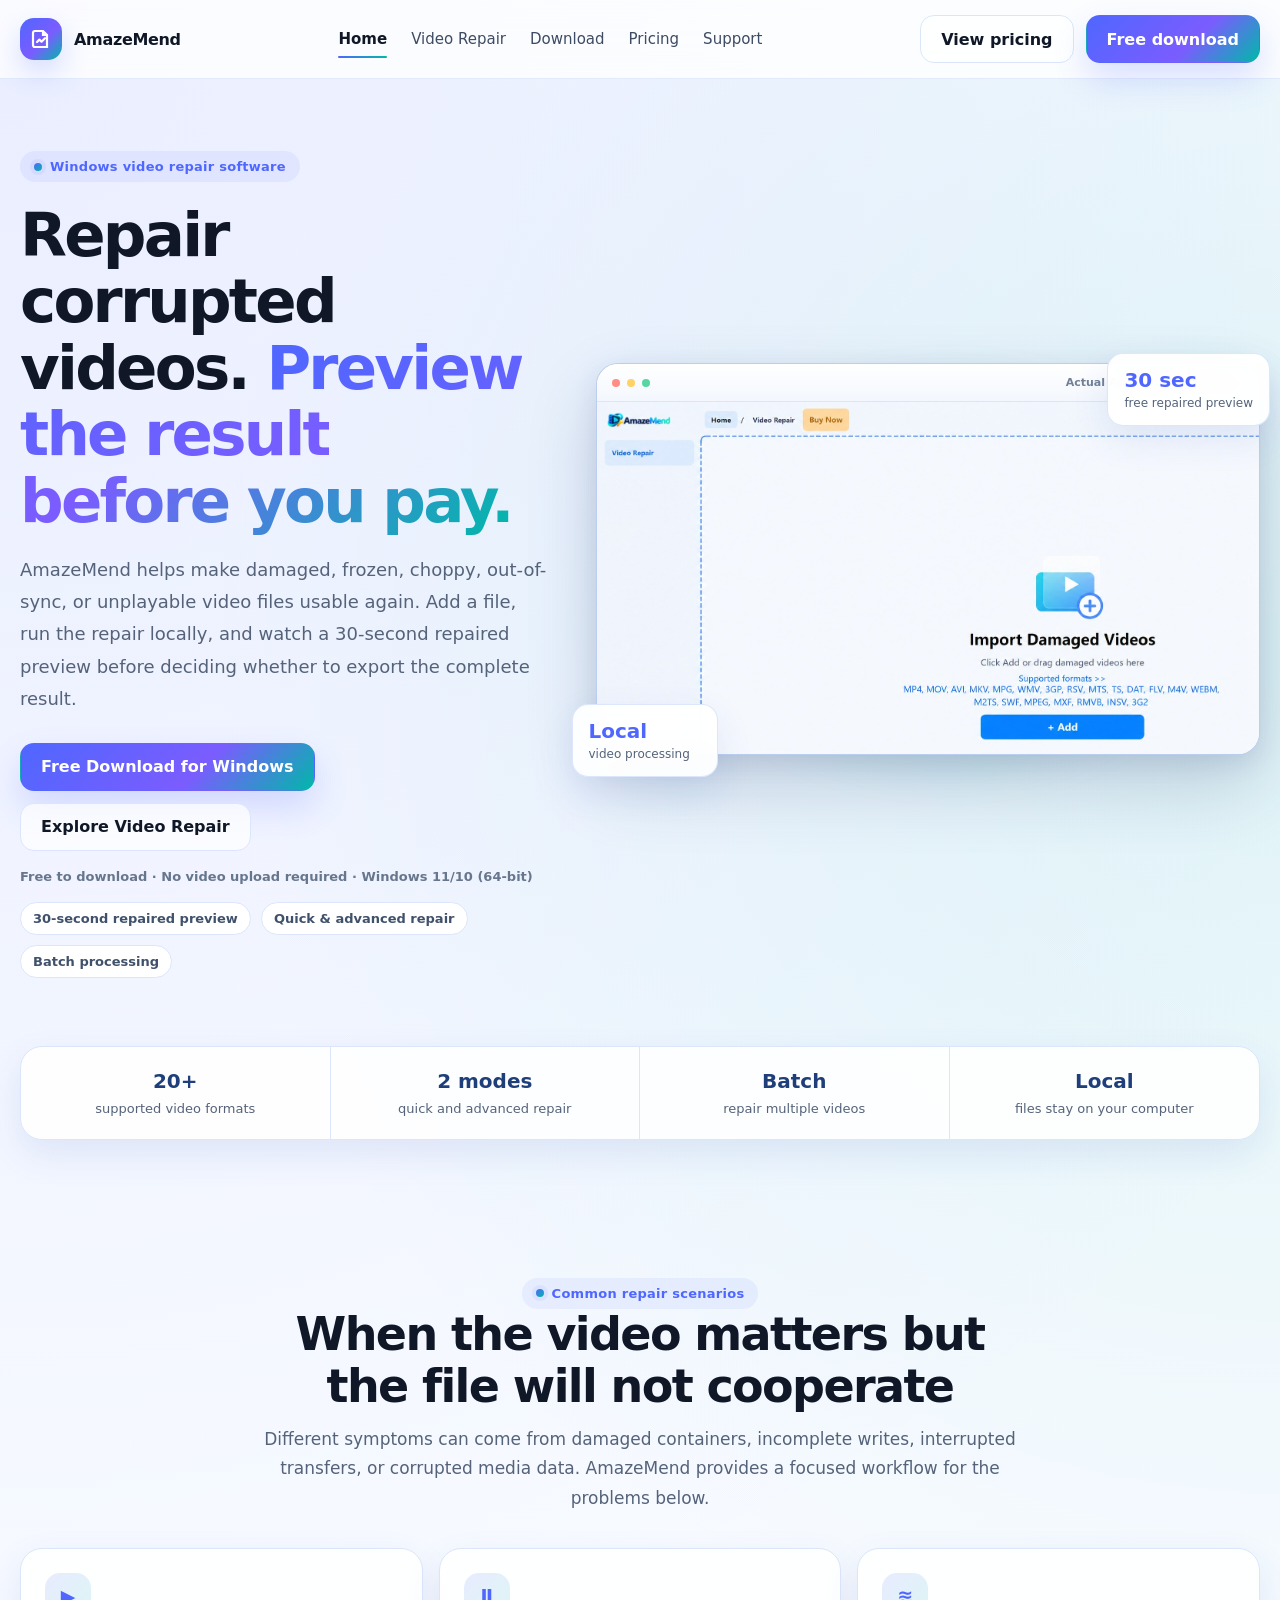
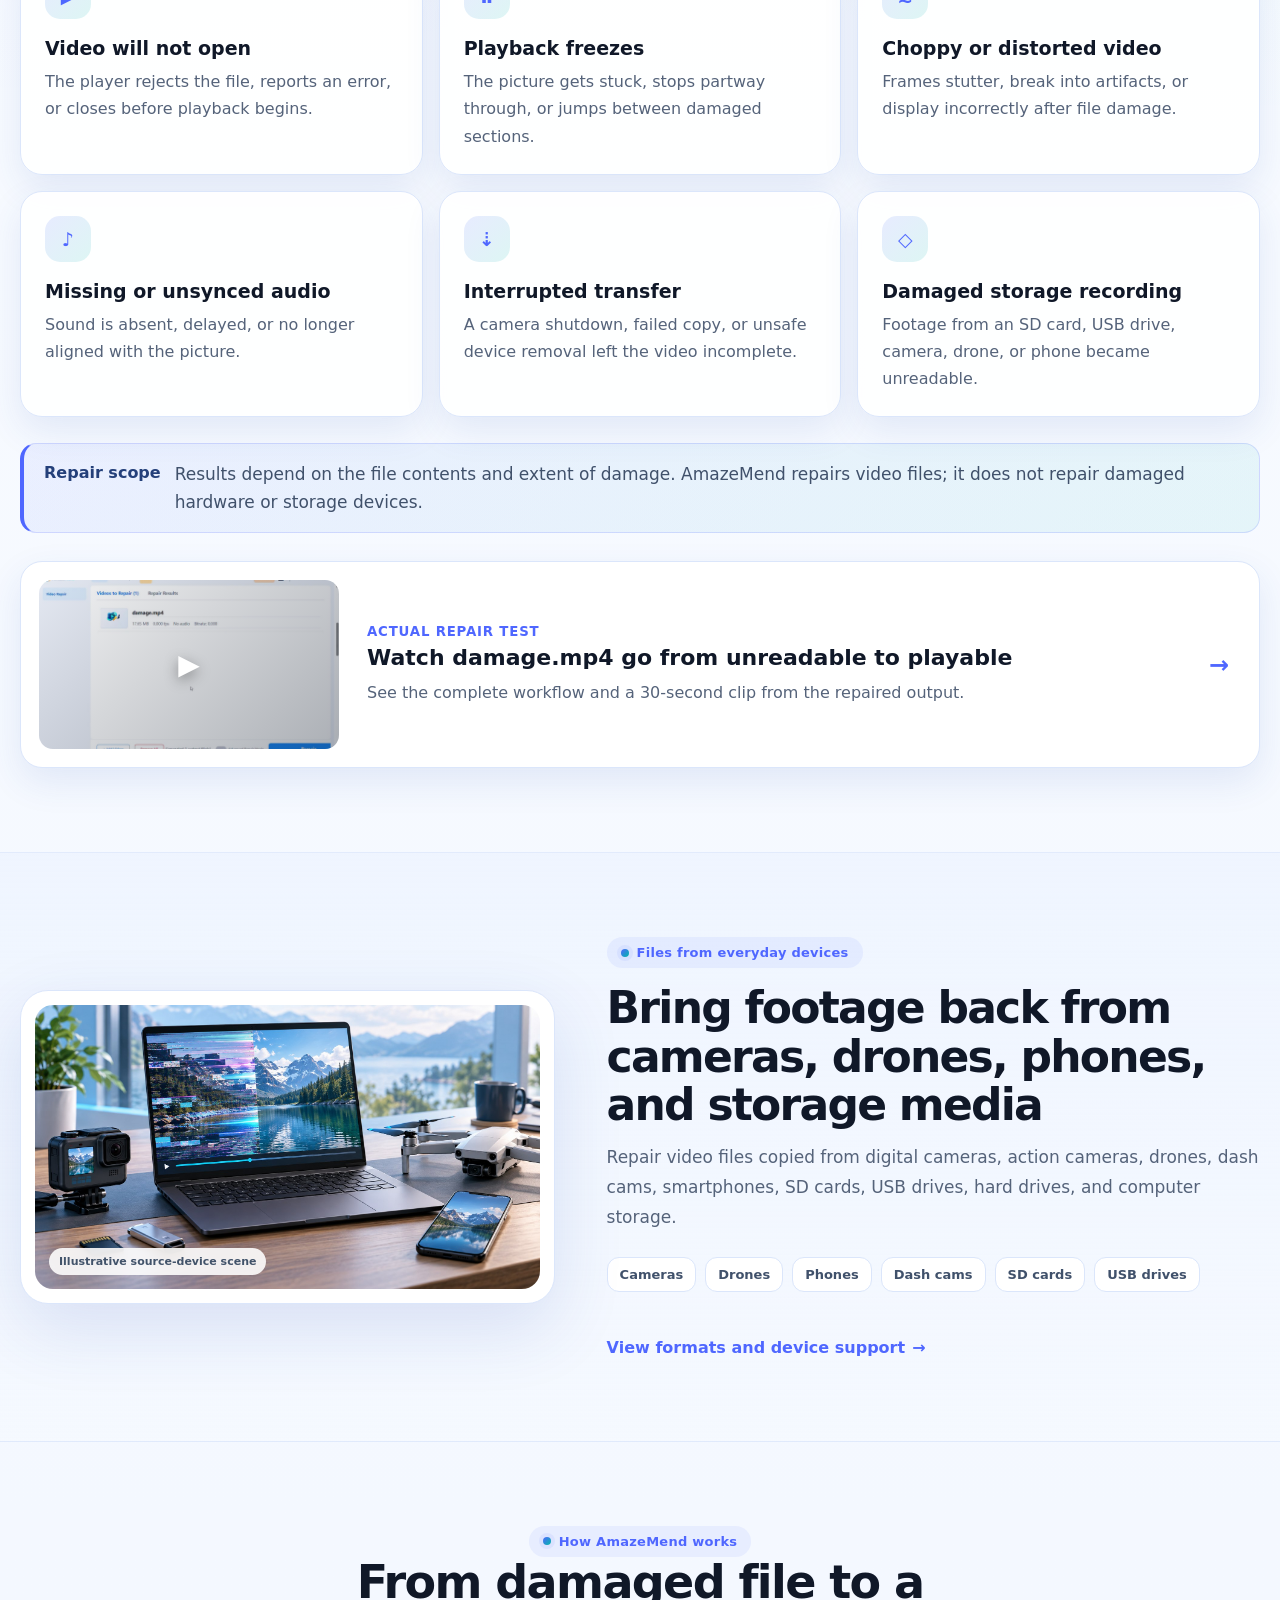
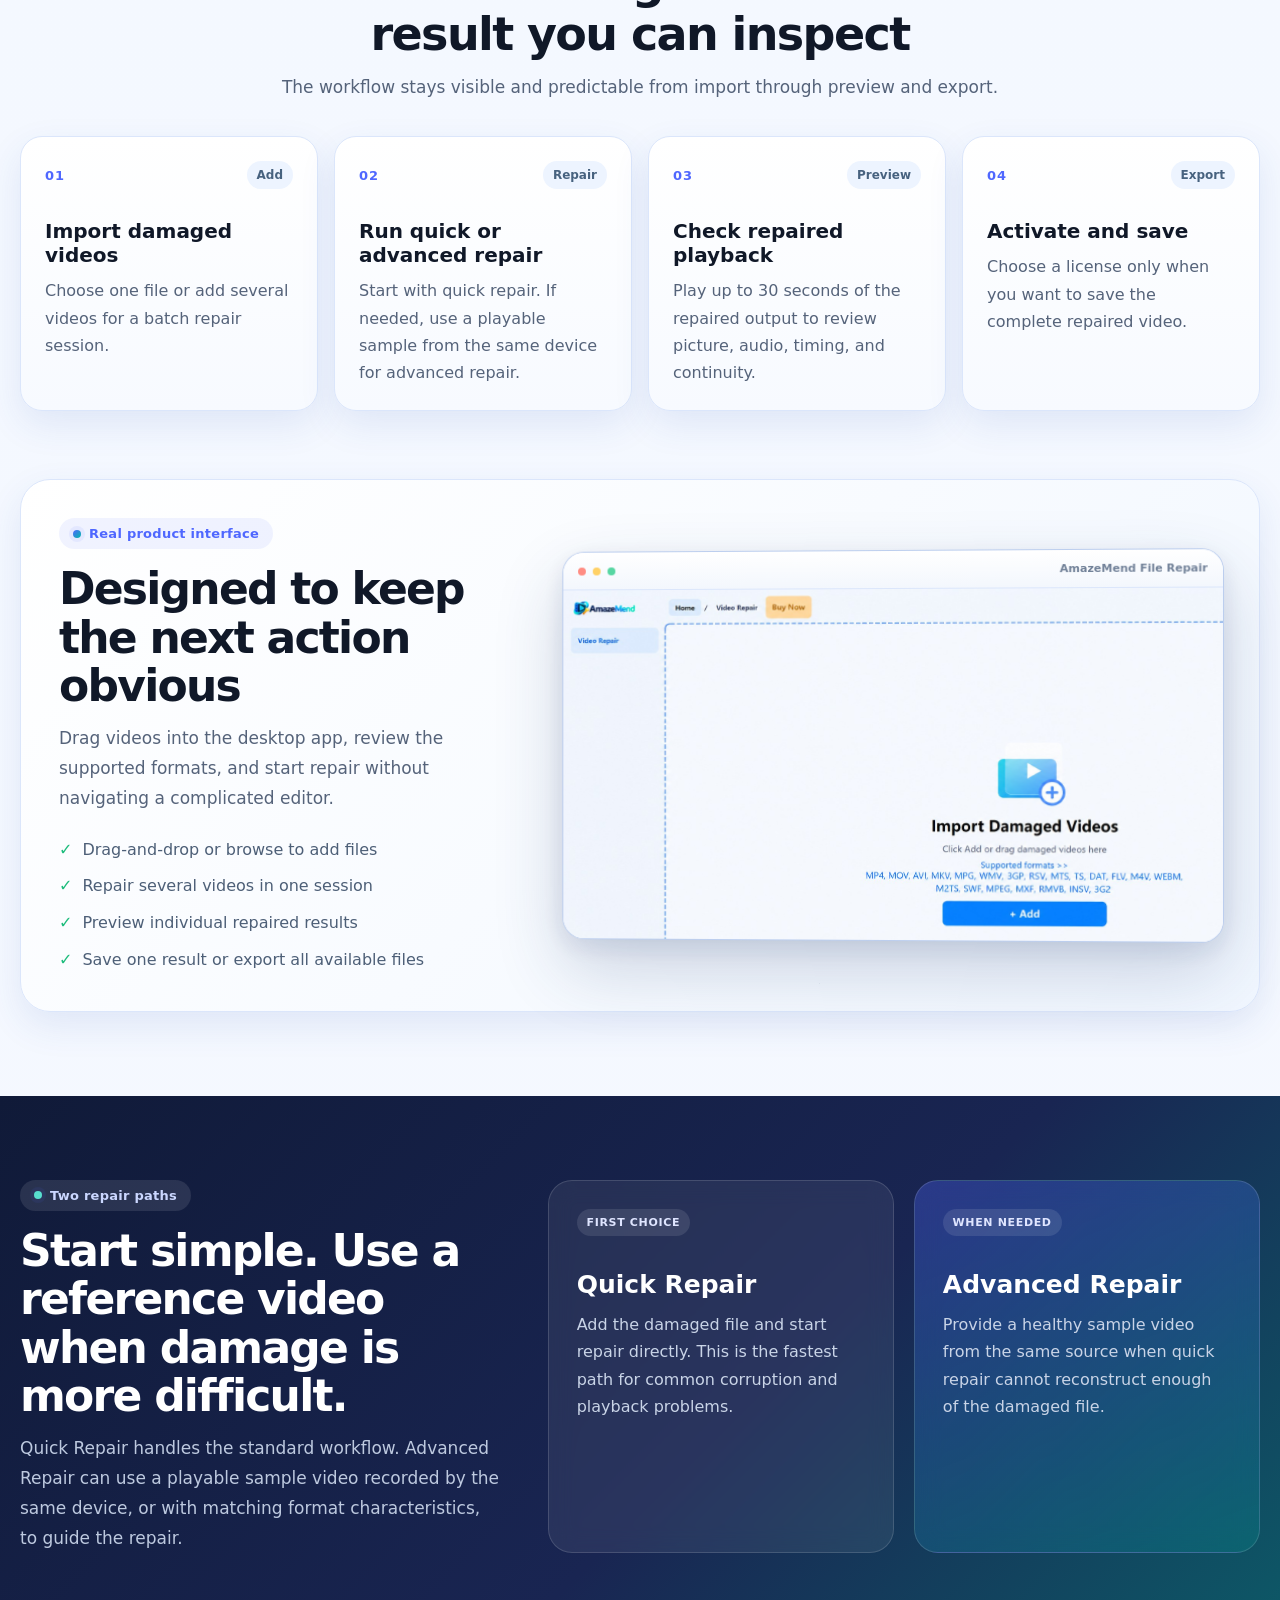
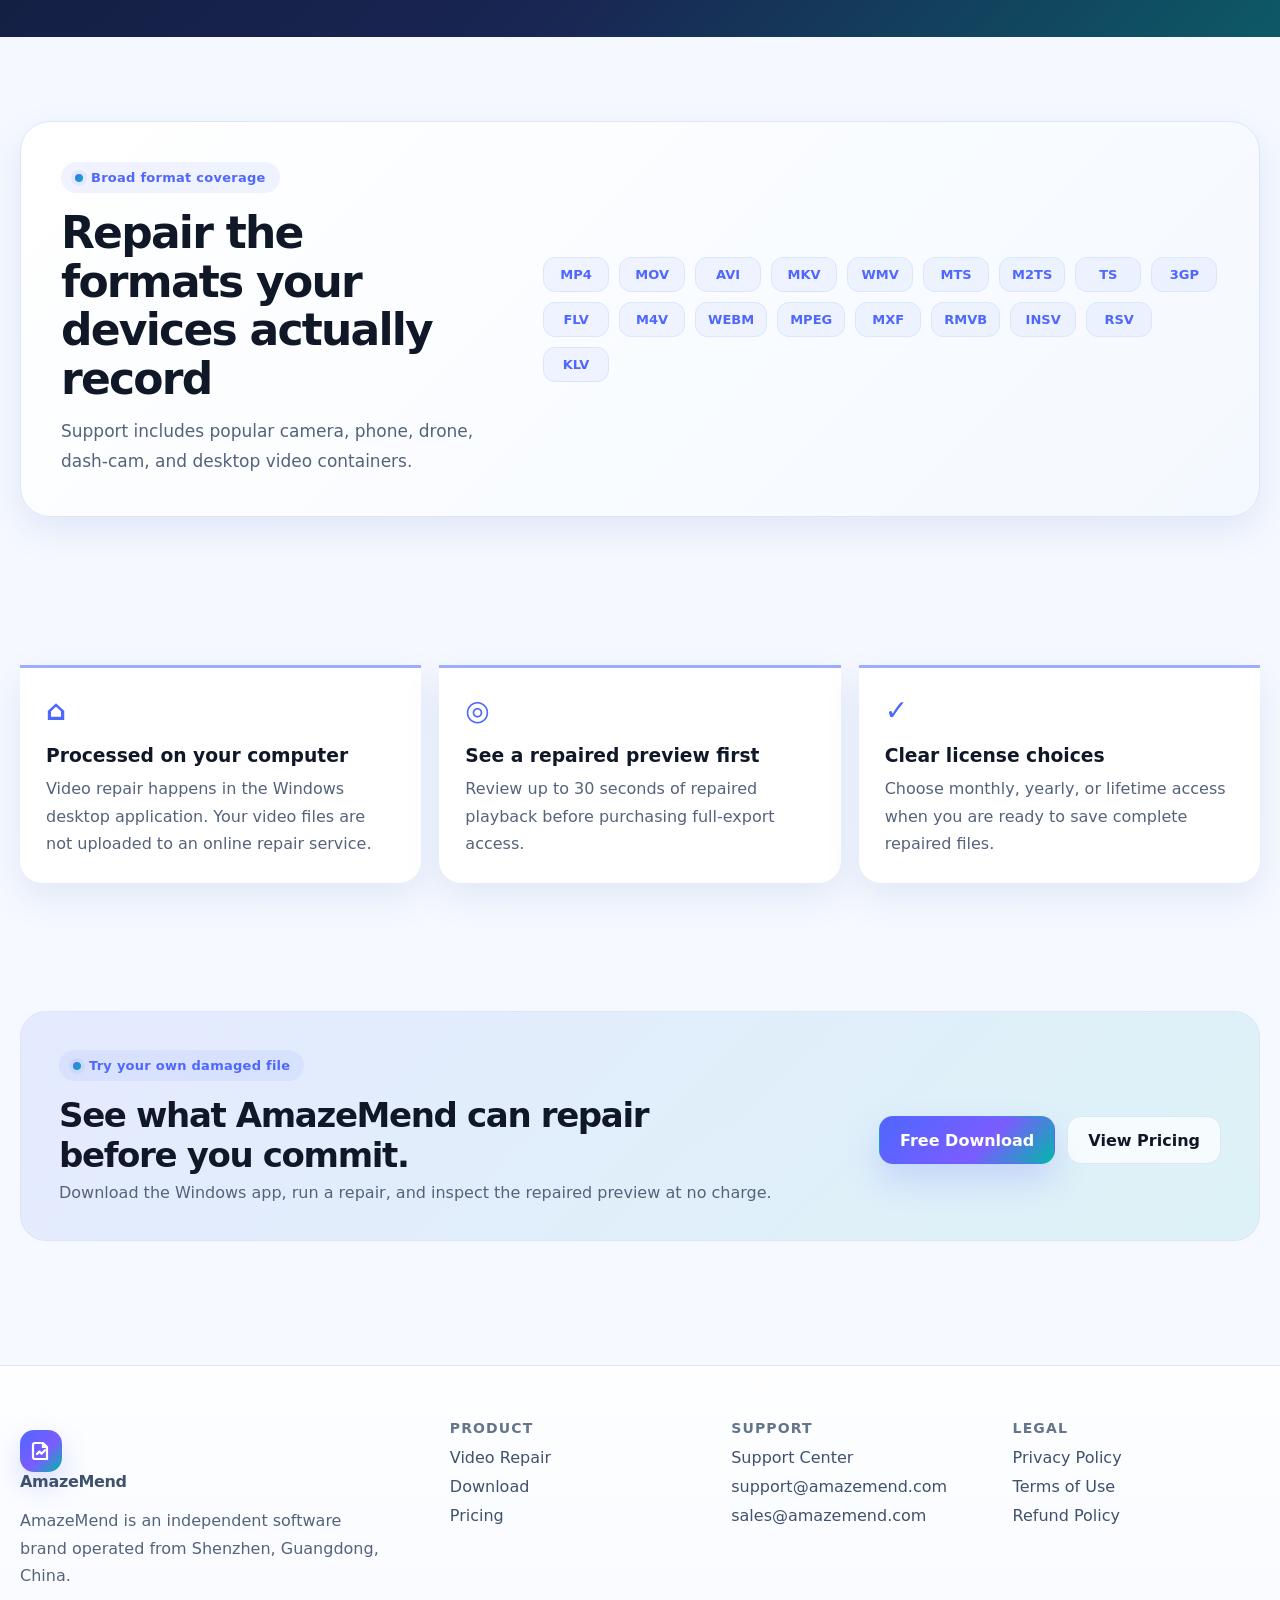
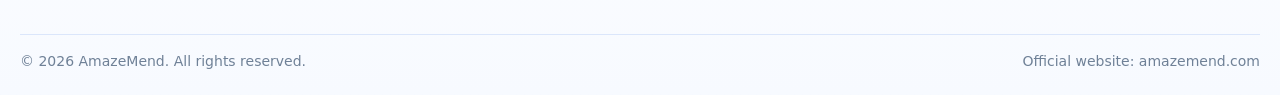
<file: index.html>
<!DOCTYPE html>
<html lang="en">
<head>
  <meta charset="utf-8">
  <meta name="viewport" content="width=device-width, initial-scale=1">
  <title>AmazeMend — Repair Corrupted Videos with Confidence</title>
  <meta name="description" content="AmazeMend Video Repair helps repair corrupted, damaged, frozen, and unplayable videos with preview-before-export workflow.">
  <link rel="canonical" href="https://amazemend.com/">
  <meta property="og:title" content="AmazeMend — Repair Corrupted Videos with Confidence">
  <meta property="og:description" content="Repair damaged videos, preview the result, then unlock full export with an AmazeMend license.">
  <meta property="og:type" content="website">
  <meta property="og:url" content="https://amazemend.com/">
  <meta property="og:image" content="https://amazemend.com/assets/img/amazemend-app-product.jpg">
  <meta name="twitter:card" content="summary_large_image">
  <link rel="icon" href="assets/img/favicon.svg" type="image/svg+xml">
  <link rel="stylesheet" href="assets/css/style.css?v=20261010-5">
</head>
<body class="page-home">

<header class="site-header">
  <div class="container">
    <div class="navbar">
      <a class="brand" href="index.html" aria-label="Home">
        <span class="brand-mark">
          <svg viewBox="0 0 24 24" fill="none" aria-hidden="true"><path d="M6 4h8l4 4v12H6a2 2 0 0 1-2-2V6a2 2 0 0 1 2-2Z" stroke="currentColor" stroke-width="2.2"/><path d="M14 4v4h4" stroke="currentColor" stroke-width="2.2"/><path d="m8 15 2.4-2.4 2.1 2.1 3.5-3.5" stroke="currentColor" stroke-width="2.2" stroke-linecap="round" stroke-linejoin="round"/></svg>
        </span>
        <span data-brand>AmazeMend</span>
      </a>
      <nav class="nav-links" aria-label="Primary">
        <a href="index.html" data-nav>Home</a>
        <a href="video-repair.html" data-nav>Video Repair</a>
        <a href="download.html" data-nav>Download</a>
        <a href="pricing.html" data-nav>Pricing</a>
        <a href="support.html" data-nav>Support</a>
      </nav>
      <div class="nav-actions">
        <a class="btn btn-secondary" href="pricing.html">View pricing</a>
        <a class="btn btn-primary" href="https://download.amazemend.com/installers/AmazeMendSetup-1.0.1.exe?v=20261011" data-download>Free download</a>
        <button class="menu-toggle" type="button" aria-label="Open navigation" aria-expanded="false" data-menu-toggle>☰</button>
      </div>
    </div>
    <div class="mobile-nav" data-mobile-nav>
      <a href="index.html" data-nav>Home</a>
      <a href="video-repair.html" data-nav>Video Repair</a>
      <a href="download.html" data-nav>Download</a>
      <a href="pricing.html" data-nav>Pricing</a>
      <a href="support.html" data-nav>Support</a>
    </div>
  </div>
</header>

<main>
  <section class="hero hero-upgraded">
    <div class="container hero-grid">
      <div>
        <span class="eyebrow">Windows video repair software</span>
        <h1>Repair corrupted videos. <span>Preview the result before you pay.</span></h1>
        <p>AmazeMend helps make damaged, frozen, choppy, out-of-sync, or unplayable video files usable again. Add a file, run the repair locally, and watch a 30-second repaired preview before deciding whether to export the complete result.</p>
        <div class="hero-actions">
          <a class="btn btn-primary" href="https://download.amazemend.com/installers/AmazeMendSetup-1.0.1.exe?v=20261011" data-download>Free Download for Windows</a>
          <a class="btn btn-secondary" href="video-repair.html">Explore Video Repair</a>
        </div>
        <div class="hero-note">Free to download · No video upload required · Windows 11/10 (64-bit)</div>
        <ul class="quick-points">
          <li>30-second repaired preview</li>
          <li>Quick &amp; advanced repair</li>
          <li>Batch processing</li>
        </ul>
      </div>
      <div class="product-stage">
        <div class="product-stage-glow"></div>
        <div class="product-window">
          <div class="product-window-bar"><span></span><span></span><span></span><strong>Actual AmazeMend interface</strong></div>
          <img src="assets/img/amazemend-app-product.jpg" width="1721" height="914" alt="AmazeMend Video Repair desktop application import screen">
        </div>
        <div class="floating-proof floating-proof-preview"><strong>30 sec</strong><span>free repaired preview</span></div>
        <div class="floating-proof floating-proof-local"><strong>Local</strong><span>video processing</span></div>
      </div>
    </div>
  </section>

  <section class="section-sm proof-section">
    <div class="container proof-grid">
      <div class="proof-item"><strong>20+</strong><span>supported video formats</span></div>
      <div class="proof-item"><strong>2 modes</strong><span>quick and advanced repair</span></div>
      <div class="proof-item"><strong>Batch</strong><span>repair multiple videos</span></div>
      <div class="proof-item"><strong>Local</strong><span>files stay on your computer</span></div>
    </div>
  </section>

  <section class="section">
    <div class="container">
      <div class="section-head center">
        <span class="eyebrow">Common repair scenarios</span>
        <h2>When the video matters but the file will not cooperate</h2>
        <p>Different symptoms can come from damaged containers, incomplete writes, interrupted transfers, or corrupted media data. AmazeMend provides a focused workflow for the problems below.</p>
      </div>
      <div class="problem-grid">
        <article class="problem-card"><span class="problem-icon">▶</span><h3>Video will not open</h3><p>The player rejects the file, reports an error, or closes before playback begins.</p></article>
        <article class="problem-card"><span class="problem-icon">Ⅱ</span><h3>Playback freezes</h3><p>The picture gets stuck, stops partway through, or jumps between damaged sections.</p></article>
        <article class="problem-card"><span class="problem-icon">≋</span><h3>Choppy or distorted video</h3><p>Frames stutter, break into artifacts, or display incorrectly after file damage.</p></article>
        <article class="problem-card"><span class="problem-icon">♪</span><h3>Missing or unsynced audio</h3><p>Sound is absent, delayed, or no longer aligned with the picture.</p></article>
        <article class="problem-card"><span class="problem-icon">⇣</span><h3>Interrupted transfer</h3><p>A camera shutdown, failed copy, or unsafe device removal left the video incomplete.</p></article>
        <article class="problem-card"><span class="problem-icon">◇</span><h3>Damaged storage recording</h3><p>Footage from an SD card, USB drive, camera, drone, or phone became unreadable.</p></article>
      </div>
      <aside class="repair-scope-note" aria-label="Repair scope">
        <strong>Repair scope</strong>
        <span>Results depend on the file contents and extent of damage. AmazeMend repairs video files; it does not repair damaged hardware or storage devices.</span>
      </aside>
      <a class="repair-demo-teaser" href="video-repair.html#repair-demo">
        <span class="repair-demo-thumb"><img src="assets/img/repair-demo-poster.jpg" width="1280" height="816" loading="lazy" alt="AmazeMend repairing the unreadable damage.mp4 test file"><span aria-hidden="true">▶</span></span>
        <span><small>Actual repair test</small><strong>Watch damage.mp4 go from unreadable to playable</strong><em>See the complete workflow and a 30-second clip from the repaired output.</em></span>
        <b aria-hidden="true">→</b>
      </a>
    </div>
  </section>

  <section class="section section-alt">
    <div class="container scenario-band">
      <div class="scenario-media">
        <img src="assets/img/video-sources-scene.jpg" width="1672" height="941" alt="Camera, drone, phone, SD card and USB drive beside a computer showing a damaged video frame">
        <span class="image-caption">Illustrative source-device scene</span>
      </div>
      <div class="scenario-copy">
        <span class="eyebrow">Files from everyday devices</span>
        <h2>Bring footage back from cameras, drones, phones, and storage media</h2>
        <p>Repair video files copied from digital cameras, action cameras, drones, dash cams, smartphones, SD cards, USB drives, hard drives, and computer storage.</p>
        <div class="device-chips">
          <span>Cameras</span><span>Drones</span><span>Phones</span><span>Dash cams</span><span>SD cards</span><span>USB drives</span>
        </div>
        <a class="text-link" href="video-repair.html#formats">View formats and device support <span aria-hidden="true">→</span></a>
      </div>
    </div>
  </section>

  <section class="section">
    <div class="container">
      <div class="section-head center">
        <span class="eyebrow">How AmazeMend works</span>
        <h2>From damaged file to a result you can inspect</h2>
        <p>The workflow stays visible and predictable from import through preview and export.</p>
      </div>
      <div class="step-cards">
        <article class="step-card"><div class="step-top"><span>01</span><strong>Add</strong></div><h3>Import damaged videos</h3><p>Choose one file or add several videos for a batch repair session.</p></article>
        <article class="step-card"><div class="step-top"><span>02</span><strong>Repair</strong></div><h3>Run quick or advanced repair</h3><p>Start with quick repair. If needed, use a playable sample from the same device for advanced repair.</p></article>
        <article class="step-card"><div class="step-top"><span>03</span><strong>Preview</strong></div><h3>Check repaired playback</h3><p>Play up to 30 seconds of the repaired output to review picture, audio, timing, and continuity.</p></article>
        <article class="step-card"><div class="step-top"><span>04</span><strong>Export</strong></div><h3>Activate and save</h3><p>Choose a license only when you want to save the complete repaired video.</p></article>
      </div>
      <div class="workflow-product">
        <div class="workflow-product-copy">
          <span class="eyebrow">Real product interface</span>
          <h2>Designed to keep the next action obvious</h2>
          <p>Drag videos into the desktop app, review the supported formats, and start repair without navigating a complicated editor.</p>
          <ul class="feature-checks">
            <li>Drag-and-drop or browse to add files</li>
            <li>Repair several videos in one session</li>
            <li>Preview individual repaired results</li>
            <li>Save one result or export all available files</li>
          </ul>
        </div>
        <div class="product-window product-window-inline">
          <div class="product-window-bar"><span></span><span></span><span></span><strong>AmazeMend File Repair</strong></div>
          <img src="assets/img/amazemend-app-product.jpg" width="1721" height="914" loading="lazy" alt="AmazeMend application ready to import damaged videos">
        </div>
      </div>
    </div>
  </section>

  <section class="section section-dark">
    <div class="container repair-mode-grid">
      <div class="repair-mode-intro">
        <span class="eyebrow eyebrow-dark">Two repair paths</span>
        <h2>Start simple. Use a reference video when damage is more difficult.</h2>
        <p>Quick Repair handles the standard workflow. Advanced Repair can use a playable sample video recorded by the same device, or with matching format characteristics, to guide the repair.</p>
      </div>
      <article class="mode-card"><span class="mode-label">First choice</span><h3>Quick Repair</h3><p>Add the damaged file and start repair directly. This is the fastest path for common corruption and playback problems.</p></article>
      <article class="mode-card mode-card-accent"><span class="mode-label">When needed</span><h3>Advanced Repair</h3><p>Provide a healthy sample video from the same source when quick repair cannot reconstruct enough of the damaged file.</p></article>
    </div>
  </section>

  <section class="section" id="formats">
    <div class="container format-panel">
      <div>
        <span class="eyebrow">Broad format coverage</span>
        <h2>Repair the formats your devices actually record</h2>
        <p>Support includes popular camera, phone, drone, dash-cam, and desktop video containers.</p>
      </div>
      <ul class="format-cloud">
        <li>MP4</li><li>MOV</li><li>AVI</li><li>MKV</li><li>WMV</li><li>MTS</li><li>M2TS</li><li>TS</li><li>3GP</li><li>FLV</li><li>M4V</li><li>WEBM</li><li>MPEG</li><li>MXF</li><li>RMVB</li><li>INSV</li><li>RSV</li><li>KLV</li>
      </ul>
    </div>
  </section>

  <section class="section-tight">
    <div class="container trust-grid">
      <article><span class="trust-icon">⌂</span><h3>Processed on your computer</h3><p>Video repair happens in the Windows desktop application. Your video files are not uploaded to an online repair service.</p></article>
      <article><span class="trust-icon">◎</span><h3>See a repaired preview first</h3><p>Review up to 30 seconds of repaired playback before purchasing full-export access.</p></article>
      <article><span class="trust-icon">✓</span><h3>Clear license choices</h3><p>Choose monthly, yearly, or lifetime access when you are ready to save complete repaired files.</p></article>
    </div>
  </section>

  <section class="section-tight">
    <div class="container">
      <div class="callout callout-strong">
        <div><span class="eyebrow">Try your own damaged file</span><h2>See what AmazeMend can repair before you commit.</h2><p>Download the Windows app, run a repair, and inspect the repaired preview at no charge.</p></div>
        <div class="inline-actions"><a class="btn btn-primary" href="https://download.amazemend.com/installers/AmazeMendSetup-1.0.1.exe?v=20261011" data-download>Free Download</a><a class="btn btn-secondary" href="pricing.html">View Pricing</a></div>
      </div>
    </div>
  </section>
</main>

<footer class="site-footer">
  <div class="container">
    <div class="footer-grid">
      <div class="footer-brand">
        <a class="brand" href="index.html">
          <span class="brand-mark">
            <svg viewBox="0 0 24 24" fill="none" aria-hidden="true"><path d="M6 4h8l4 4v12H6a2 2 0 0 1-2-2V6a2 2 0 0 1 2-2Z" stroke="currentColor" stroke-width="2.2"/><path d="M14 4v4h4" stroke="currentColor" stroke-width="2.2"/><path d="m8 15 2.4-2.4 2.1 2.1 3.5-3.5" stroke="currentColor" stroke-width="2.2" stroke-linecap="round" stroke-linejoin="round"/></svg>
          </span>
          <span data-brand>AmazeMend</span>
        </a>
        <p>AmazeMend is an independent software brand operated from Shenzhen, Guangdong, China.</p>
      </div>
      <div>
        <h4>Product</h4>
        <a href="video-repair.html">Video Repair</a>
        <a href="download.html">Download</a>
        <a href="pricing.html">Pricing</a>
      </div>
      <div>
        <h4>Support</h4>
        <a href="support.html">Support Center</a>
        <a href="mailto:support@amazemend.com" data-support-email>support@amazemend.com</a>
        <a href="mailto:sales@amazemend.com" data-sales-email>sales@amazemend.com</a>
      </div>
      <div>
        <h4>Legal</h4>
        <a href="privacy-policy.html">Privacy Policy</a>
        <a href="terms.html">Terms of Use</a>
        <a href="refund-policy.html">Refund Policy</a>
      </div>
    </div>
    <div class="footer-bottom">
      <span>© <span data-year></span> <span data-brand>AmazeMend</span>. All rights reserved.</span>
      <span>Official website: amazemend.com</span>
    </div>
  </div>
</footer>

<script src="assets/js/config.js?v=20261011-1"></script>
<script src="assets/js/site.js?v=20261010-2"></script>
</body>
</html>
</file>
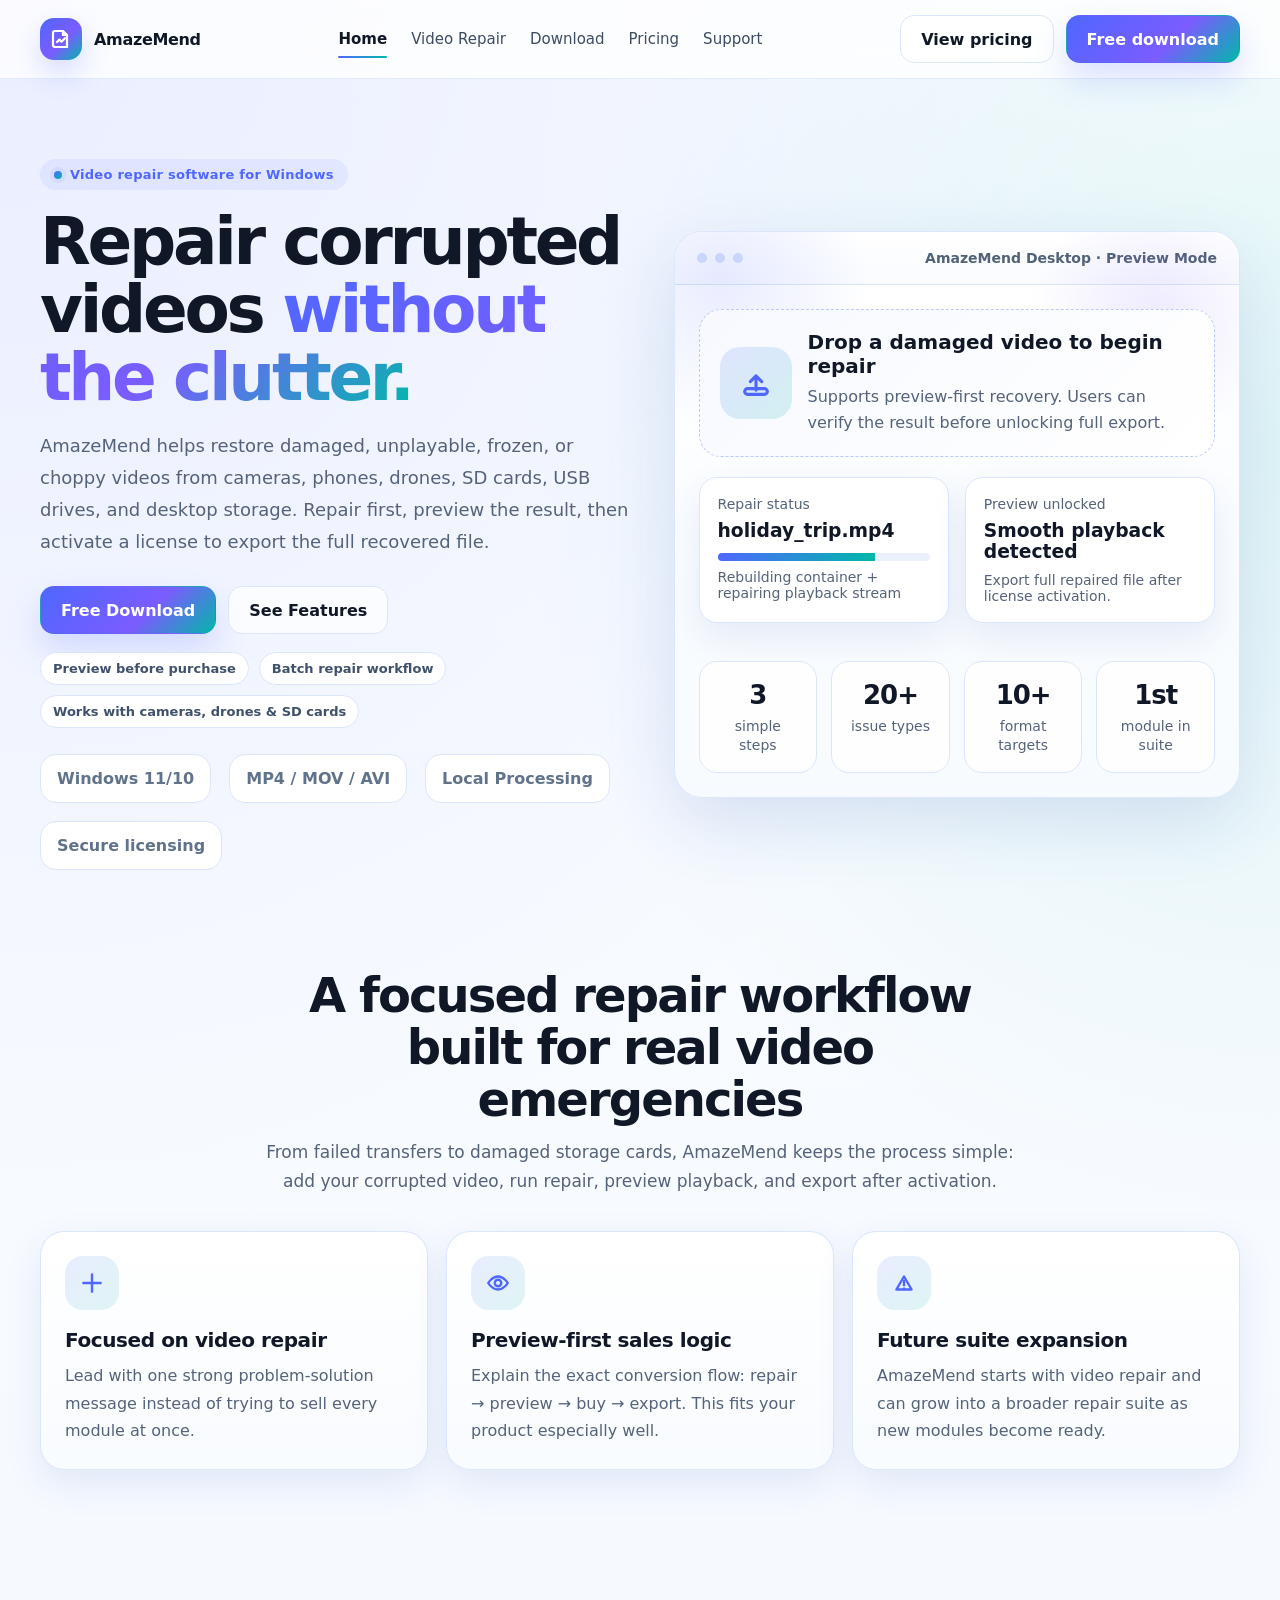
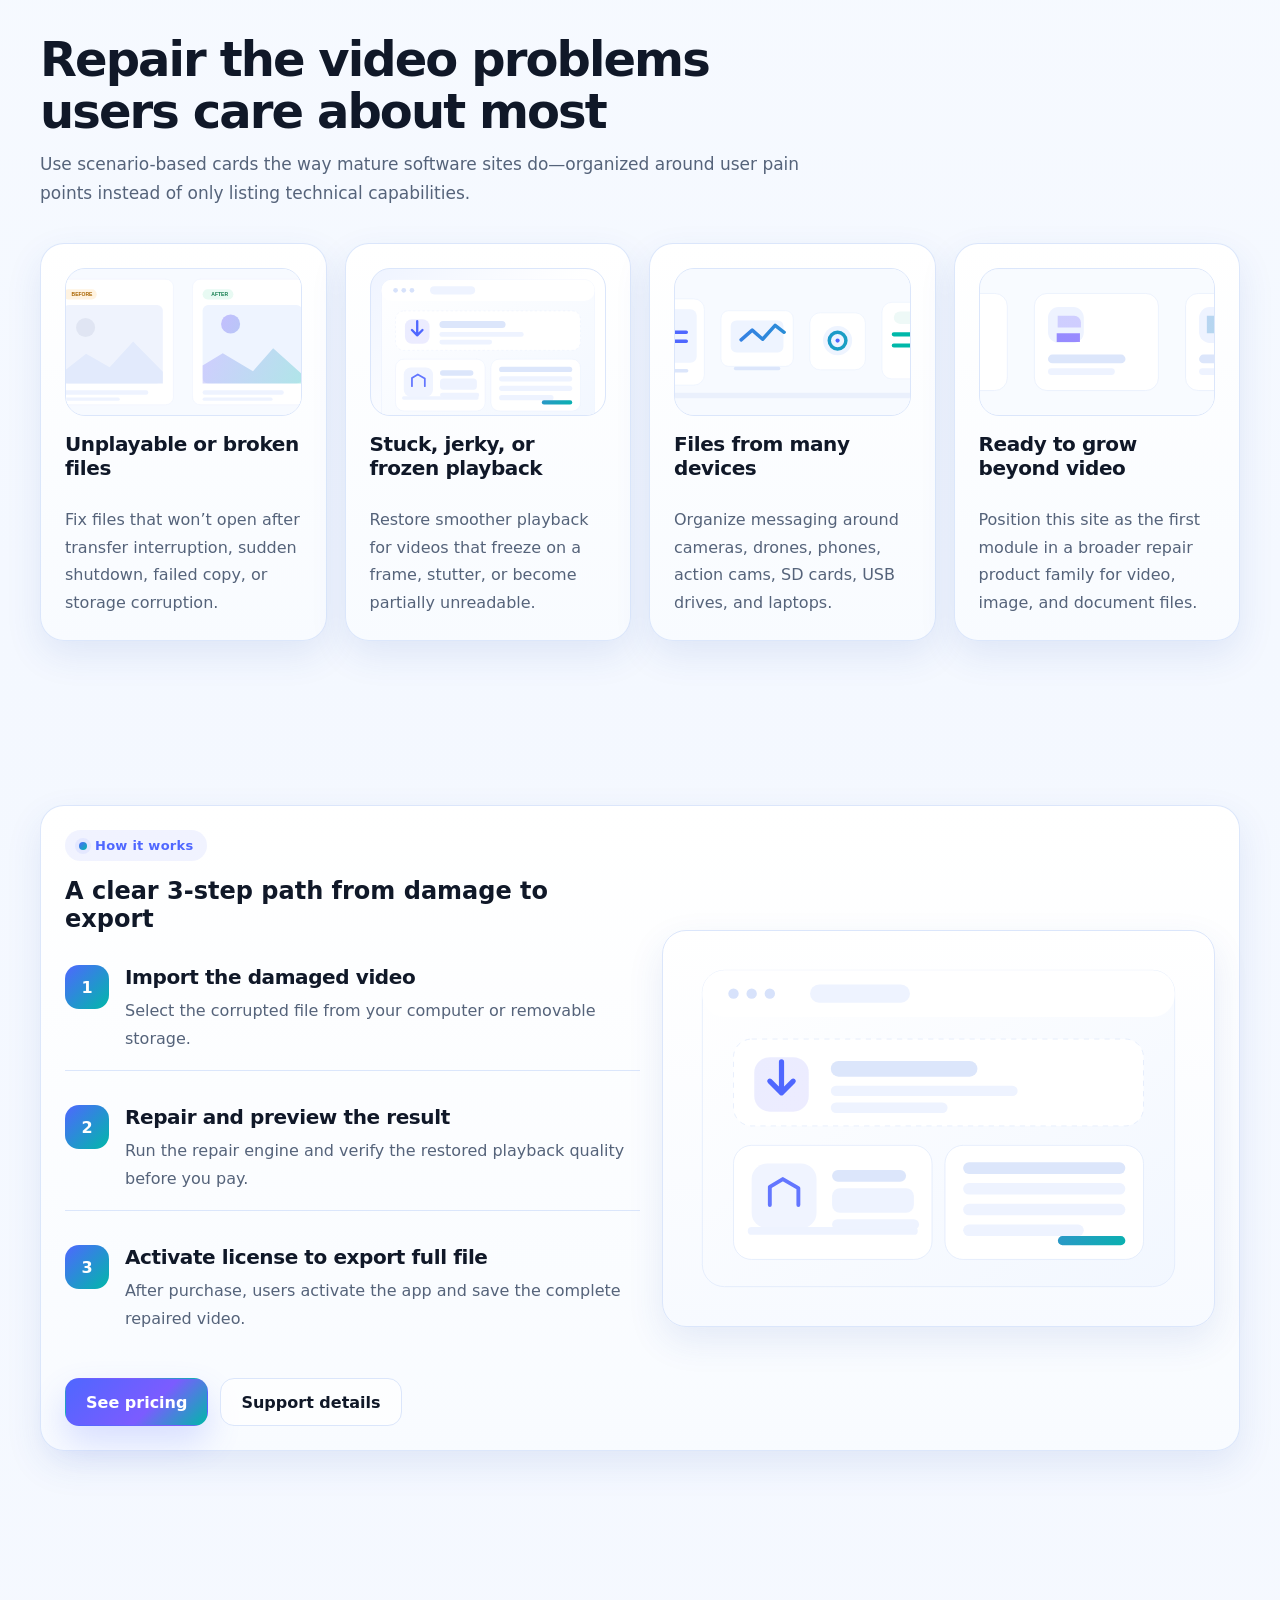
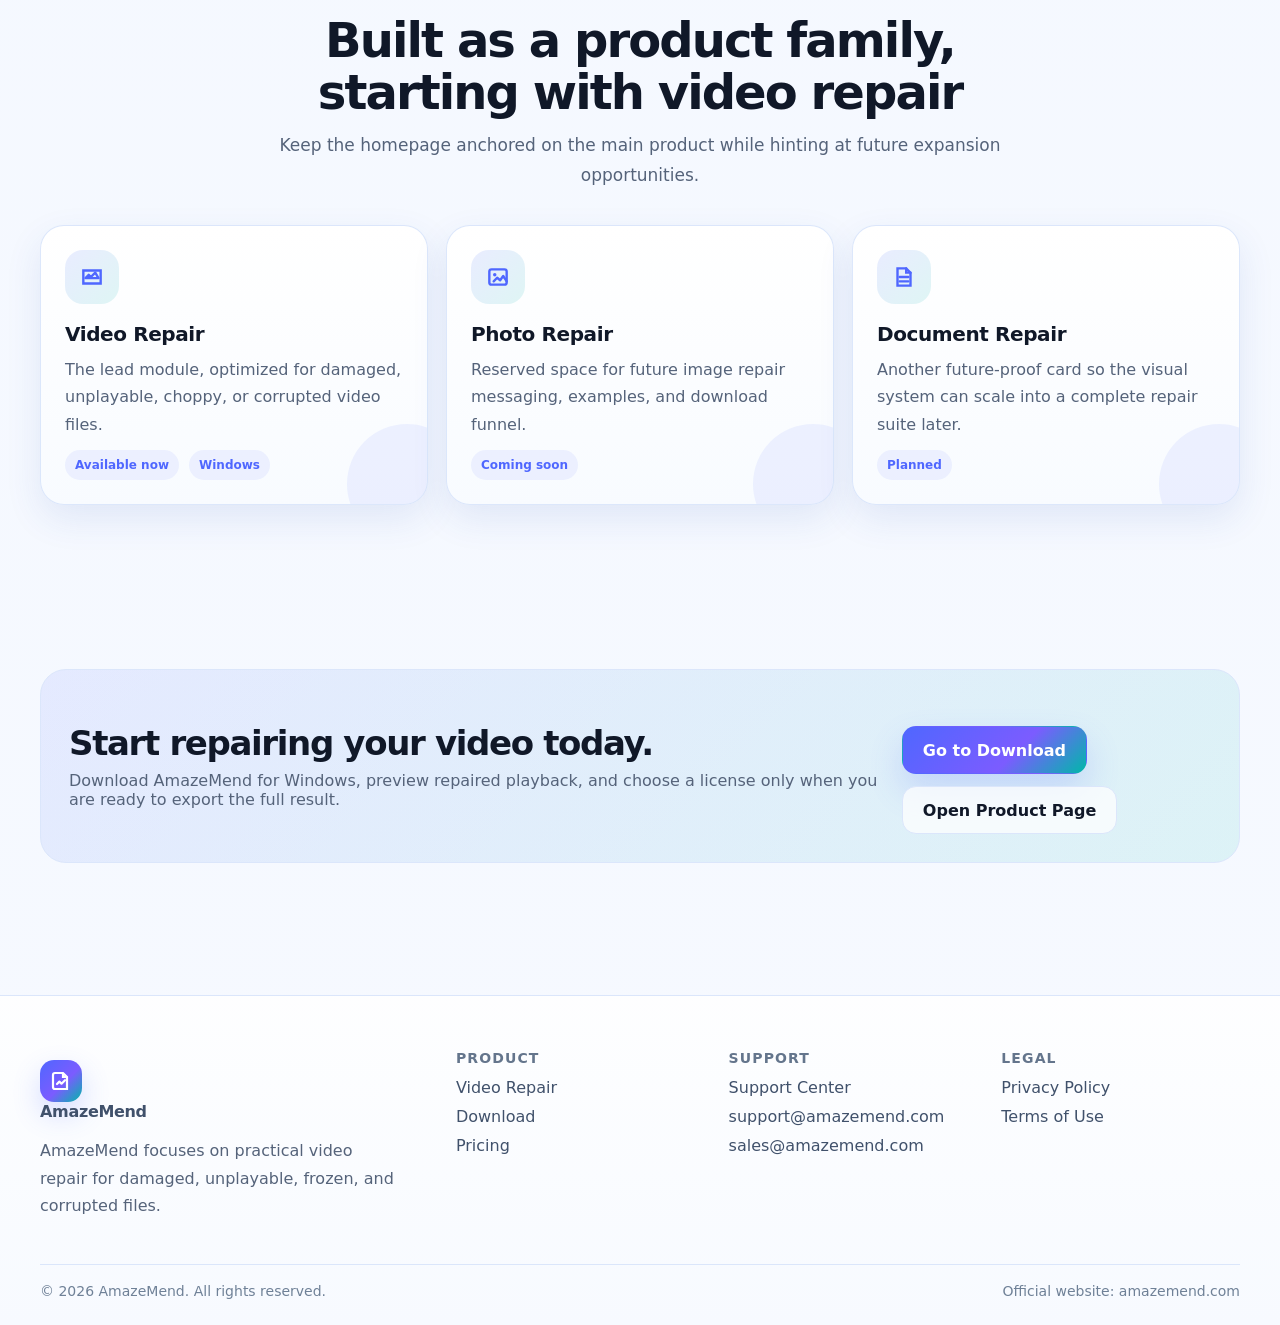
<file: video-repair-site/index.html>
<!doctype html>
<html lang="en">
<head>
  <meta charset="utf-8">
  <meta name="viewport" content="width=device-width, initial-scale=1">
  <title>AmazeMend — Repair Corrupted Videos with Confidence</title>
  <meta name="description" content="AmazeMend Video Repair helps repair corrupted, damaged, frozen, and unplayable videos with preview-before-export workflow.">
  <link rel="canonical" href="https://amazemend.com/">
  <meta property="og:title" content="AmazeMend — Repair Corrupted Videos with Confidence">
  <meta property="og:description" content="Repair damaged videos, preview the result, then unlock full export with an AmazeMend license.">
  <meta property="og:type" content="website">
  <meta property="og:url" content="https://amazemend.com/">
  <meta name="twitter:card" content="summary_large_image">
  <link rel="icon" href="assets/img/favicon.svg" type="image/svg+xml">
  <link rel="stylesheet" href="assets/css/style.css">
</head>
<body>

<header class="site-header">
  <div class="container">
    <div class="navbar">
      <a class="brand" href="index.html" aria-label="Home">
        <span class="brand-mark">
          <svg viewBox="0 0 24 24" fill="none" aria-hidden="true"><path d="M6 4h8l4 4v12H6a2 2 0 0 1-2-2V6a2 2 0 0 1 2-2Z" stroke="currentColor" stroke-width="2.2"/><path d="M14 4v4h4" stroke="currentColor" stroke-width="2.2"/><path d="m8 15 2.4-2.4 2.1 2.1 3.5-3.5" stroke="currentColor" stroke-width="2.2" stroke-linecap="round" stroke-linejoin="round"/></svg>
        </span>
        <span data-brand>AmazeMend</span>
      </a>
      <nav class="nav-links" aria-label="Primary">
        <a href="index.html" data-nav>Home</a>
        <a href="video-repair.html" data-nav>Video Repair</a>
        <a href="download.html" data-nav>Download</a>
        <a href="pricing.html" data-nav>Pricing</a>
        <a href="support.html" data-nav>Support</a>
      </nav>
      <div class="nav-actions">
        <a class="btn btn-secondary" href="pricing.html">View pricing</a>
        <a class="btn btn-primary" href="download.html">Free download</a>
        <button class="menu-toggle" aria-label="Open navigation" aria-expanded="false" data-menu-toggle>☰</button>
      </div>
    </div>
    <div class="mobile-nav" data-mobile-nav>
      <a href="index.html" data-nav>Home</a>
      <a href="video-repair.html" data-nav>Video Repair</a>
      <a href="download.html" data-nav>Download</a>
      <a href="pricing.html" data-nav>Pricing</a>
      <a href="support.html" data-nav>Support</a>
    </div>
  </div>
</header>

<main>
  <section class="hero">
    <div class="container hero-grid">
      <div>
        <span class="eyebrow">Video repair software for Windows</span>
        <h1>Repair corrupted videos <span>without the clutter.</span></h1>
        <p>AmazeMend helps restore damaged, unplayable, frozen, or choppy videos from cameras, phones, drones, SD cards, USB drives, and desktop storage. Repair first, preview the result, then activate a license to export the full recovered file.</p>
        <div class="hero-actions">
          <a class="btn btn-primary" href="download.html">Free Download</a>
          <a class="btn btn-secondary" href="video-repair.html">See Features</a>
        </div>
        <div class="quick-points">
          <span>Preview before purchase</span>
          <span>Batch repair workflow</span>
          <span>Works with cameras, drones & SD cards</span>
        </div>
        <div class="logos" aria-label="Trust bar">
          <div class="logo-pill">Windows 11/10</div>
          <div class="logo-pill">MP4 / MOV / AVI</div>
          <div class="logo-pill">Local Processing</div>
          <div class="logo-pill">Secure licensing</div>
        </div>
      </div>
      <div class="hero-card">
        <div class="app-window-top">
          <div class="app-dots"><span></span><span></span><span></span></div>
          <div class="app-title">AmazeMend Desktop · Preview Mode</div>
        </div>
        <div class="app-body">
          <div class="drop-panel">
            <div class="drop-grid">
              <div class="upload-icon">
                <svg viewBox="0 0 24 24" fill="none"><path d="M12 17V7m0 0-4 4m4-4 4 4" stroke="currentColor" stroke-width="2.2" stroke-linecap="round" stroke-linejoin="round"/><rect x="4" y="16" width="16" height="4" rx="2" stroke="currentColor" stroke-width="2.2"/></svg>
              </div>
              <div>
                <div class="drop-title">Drop a damaged video to begin repair</div>
                <div class="drop-meta">Supports preview-first recovery. Users can verify the result before unlocking full export.</div>
              </div>
            </div>
          </div>
          <div class="mini-grid">
            <div class="mini-card">
              <div class="small">Repair status</div>
              <h3 style="margin:8px 0 0">holiday_trip.mp4</h3>
              <div class="progress-bar"><span></span></div>
              <div class="small">Rebuilding container + repairing playback stream</div>
            </div>
            <div class="mini-card">
              <div class="small">Preview unlocked</div>
              <h3 style="margin:8px 0 0">Smooth playback detected</h3>
              <div class="small" style="margin-top:10px">Export full repaired file after license activation.</div>
            </div>
          </div>
          <div class="kpi-strip">
            <div class="kpi"><strong>3</strong><span>simple steps</span></div>
            <div class="kpi"><strong>20+</strong><span>issue types</span></div>
            <div class="kpi"><strong>10+</strong><span>format targets</span></div>
            <div class="kpi"><strong>1st</strong><span>module in suite</span></div>
          </div>
        </div>
      </div>
    </div>
  </section>

  <section class="section-tight">
    <div class="container">
      <div class="section-head center">
        <h2>A focused repair workflow built for real video emergencies</h2>
        <p>From failed transfers to damaged storage cards, AmazeMend keeps the process simple: add your corrupted video, run repair, preview playback, and export after activation.</p>
      </div>
      <div class="grid-3">
        <div class="card">
          <div class="icon-box"><svg viewBox="0 0 24 24" fill="none"><path d="M4 12h16M12 4v16" stroke="currentColor" stroke-width="2.2" stroke-linecap="round"/></svg></div>
          <h3>Focused on video repair</h3>
          <p>Lead with one strong problem-solution message instead of trying to sell every module at once.</p>
        </div>
        <div class="card">
          <div class="icon-box"><svg viewBox="0 0 24 24" fill="none"><path d="M3 12s3.5-6 9-6 9 6 9 6-3.5 6-9 6-9-6-9-6Z" stroke="currentColor" stroke-width="2.2"/><circle cx="12" cy="12" r="3" stroke="currentColor" stroke-width="2.2"/></svg></div>
          <h3>Preview-first sales logic</h3>
          <p>Explain the exact conversion flow: repair → preview → buy → export. This fits your product especially well.</p>
        </div>
        <div class="card">
          <div class="icon-box"><svg viewBox="0 0 24 24" fill="none"><path d="M5 18 12 6l7 12H5Z" stroke="currentColor" stroke-width="2.2" stroke-linejoin="round"/><path d="M12 10v4" stroke="currentColor" stroke-width="2.2" stroke-linecap="round"/><circle cx="12" cy="17" r="1" fill="currentColor"/></svg></div>
          <h3>Future suite expansion</h3>
          <p>AmazeMend starts with video repair and can grow into a broader repair suite as new modules become ready.</p>
        </div>
      </div>
    </div>
  </section>

  <section class="section">
    <div class="container">
      <div class="section-head">
        <h2>Repair the video problems users care about most</h2>
        <p>Use scenario-based cards the way mature software sites do—organized around user pain points instead of only listing technical capabilities.</p>
      </div>
      <div class="grid-4">
        <div class="card issue-card">
          <div class="issue-visual"><img src="assets/img/before-after.svg" alt="Before and after preview"></div>
          <h3>Unplayable or broken files</h3>
          <p>Fix files that won’t open after transfer interruption, sudden shutdown, failed copy, or storage corruption.</p>
        </div>
        <div class="card issue-card">
          <div class="issue-visual"><img src="assets/img/hero-ui.svg" alt="Repair workflow illustration"></div>
          <h3>Stuck, jerky, or frozen playback</h3>
          <p>Restore smoother playback for videos that freeze on a frame, stutter, or become partially unreadable.</p>
        </div>
        <div class="card issue-card">
          <div class="issue-visual"><img src="assets/img/devices.svg" alt="Device support illustration"></div>
          <h3>Files from many devices</h3>
          <p>Organize messaging around cameras, drones, phones, action cams, SD cards, USB drives, and laptops.</p>
        </div>
        <div class="card issue-card">
          <div class="issue-visual"><img src="assets/img/modules.svg" alt="Future modules illustration"></div>
          <h3>Ready to grow beyond video</h3>
          <p>Position this site as the first module in a broader repair product family for video, image, and document files.</p>
        </div>
      </div>
    </div>
  </section>

  <section class="section-tight">
    <div class="container split-card card">
      <div>
        <span class="eyebrow">How it works</span>
        <h2 style="margin:16px 0 14px">A clear 3-step path from damage to export</h2>
        <div class="timeline">
          <div class="timeline-step">
            <div class="step-num">1</div>
            <div><h3 style="margin:0 0 8px">Import the damaged video</h3><p>Select the corrupted file from your computer or removable storage.</p></div>
          </div>
          <div class="timeline-step">
            <div class="step-num">2</div>
            <div><h3 style="margin:0 0 8px">Repair and preview the result</h3><p>Run the repair engine and verify the restored playback quality before you pay.</p></div>
          </div>
          <div class="timeline-step">
            <div class="step-num">3</div>
            <div><h3 style="margin:0 0 8px">Activate license to export full file</h3><p>After purchase, users activate the app and save the complete repaired video.</p></div>
          </div>
        </div>
        <div class="inline-actions"><a class="btn btn-primary" href="pricing.html">See pricing</a><a class="btn btn-secondary" href="support.html">Support details</a></div>
      </div>
      <div class="media-frame"><img src="assets/img/hero-ui.svg" alt="Product interface preview"></div>
    </div>
  </section>

  <section class="section">
    <div class="container">
      <div class="section-head center">
        <h2>Built as a product family, starting with video repair</h2>
        <p>Keep the homepage anchored on the main product while hinting at future expansion opportunities.</p>
      </div>
      <div class="grid-3">
        <div class="card module-card">
          <div class="icon-box"><svg viewBox="0 0 24 24" fill="none"><path d="M4 6h16v12H4z" stroke="currentColor" stroke-width="2.2"/><path d="m9 10 2 2 4-4 3 5H6l3-3Z" stroke="currentColor" stroke-width="2.2" stroke-linecap="round" stroke-linejoin="round"/></svg></div>
          <h3>Video Repair</h3>
          <p>The lead module, optimized for damaged, unplayable, choppy, or corrupted video files.</p>
          <div class="issue-tags"><span class="tag">Available now</span><span class="tag">Windows</span></div>
        </div>
        <div class="card module-card">
          <div class="icon-box"><svg viewBox="0 0 24 24" fill="none"><rect x="4" y="5" width="16" height="14" rx="2" stroke="currentColor" stroke-width="2.2"/><circle cx="9" cy="10" r="1.6" fill="currentColor"/><path d="m8 16 3.2-3.3L14 15l2.8-4 3.2 5" stroke="currentColor" stroke-width="2.2" stroke-linecap="round" stroke-linejoin="round"/></svg></div>
          <h3>Photo Repair</h3>
          <p>Reserved space for future image repair messaging, examples, and download funnel.</p>
          <div class="issue-tags"><span class="tag">Coming soon</span></div>
        </div>
        <div class="card module-card">
          <div class="icon-box"><svg viewBox="0 0 24 24" fill="none"><path d="M6 4h8l4 4v12H6z" stroke="currentColor" stroke-width="2.2"/><path d="M14 4v4h4M8 12h8M8 16h8" stroke="currentColor" stroke-width="2.2" stroke-linecap="round"/></svg></div>
          <h3>Document Repair</h3>
          <p>Another future-proof card so the visual system can scale into a complete repair suite later.</p>
          <div class="issue-tags"><span class="tag">Planned</span></div>
        </div>
      </div>
    </div>
  </section>

  <section class="section-tight">
    <div class="container">
      <div class="callout">
        <div>
          <h2>Start repairing your video today.</h2>
          <p>Download AmazeMend for Windows, preview repaired playback, and choose a license only when you are ready to export the full result.</p>
        </div>
        <div class="inline-actions">
          <a class="btn btn-primary" href="download.html">Go to Download</a>
          <a class="btn btn-secondary" href="video-repair.html">Open Product Page</a>
        </div>
      </div>
    </div>
  </section>
</main>

<footer class="site-footer">
  <div class="container">
    <div class="footer-grid">
      <div class="footer-brand">
        <a class="brand" href="index.html">
          <span class="brand-mark">
            <svg viewBox="0 0 24 24" fill="none" aria-hidden="true"><path d="M6 4h8l4 4v12H6a2 2 0 0 1-2-2V6a2 2 0 0 1 2-2Z" stroke="currentColor" stroke-width="2.2"/><path d="M14 4v4h4" stroke="currentColor" stroke-width="2.2"/><path d="m8 15 2.4-2.4 2.1 2.1 3.5-3.5" stroke="currentColor" stroke-width="2.2" stroke-linecap="round" stroke-linejoin="round"/></svg>
          </span>
          <span data-brand>AmazeMend</span>
        </a>
        <p>AmazeMend focuses on practical video repair for damaged, unplayable, frozen, and corrupted files.</p>
      </div>
      <div>
        <h4>Product</h4>
        <a href="video-repair.html">Video Repair</a>
        <a href="download.html">Download</a>
        <a href="pricing.html">Pricing</a>
      </div>
      <div>
        <h4>Support</h4>
        <a href="support.html">Support Center</a>
        <a href="mailto:support@amazemend.com" data-support-email>support@amazemend.com</a>
        <a href="mailto:sales@amazemend.com" data-sales-email>sales@amazemend.com</a>
      </div>
      <div>
        <h4>Legal</h4>
        <a href="privacy-policy.html">Privacy Policy</a>
        <a href="terms.html">Terms of Use</a>
      </div>
    </div>
    <div class="footer-bottom">
      <span>© <span data-year></span> <span data-brand>AmazeMend</span>. All rights reserved.</span>
      <span>Official website: amazemend.com</span>
    </div>
  </div>
</footer>

<script src="assets/js/config.js"></script>
<script src="assets/js/site.js"></script>
</body>
</html>
</file>
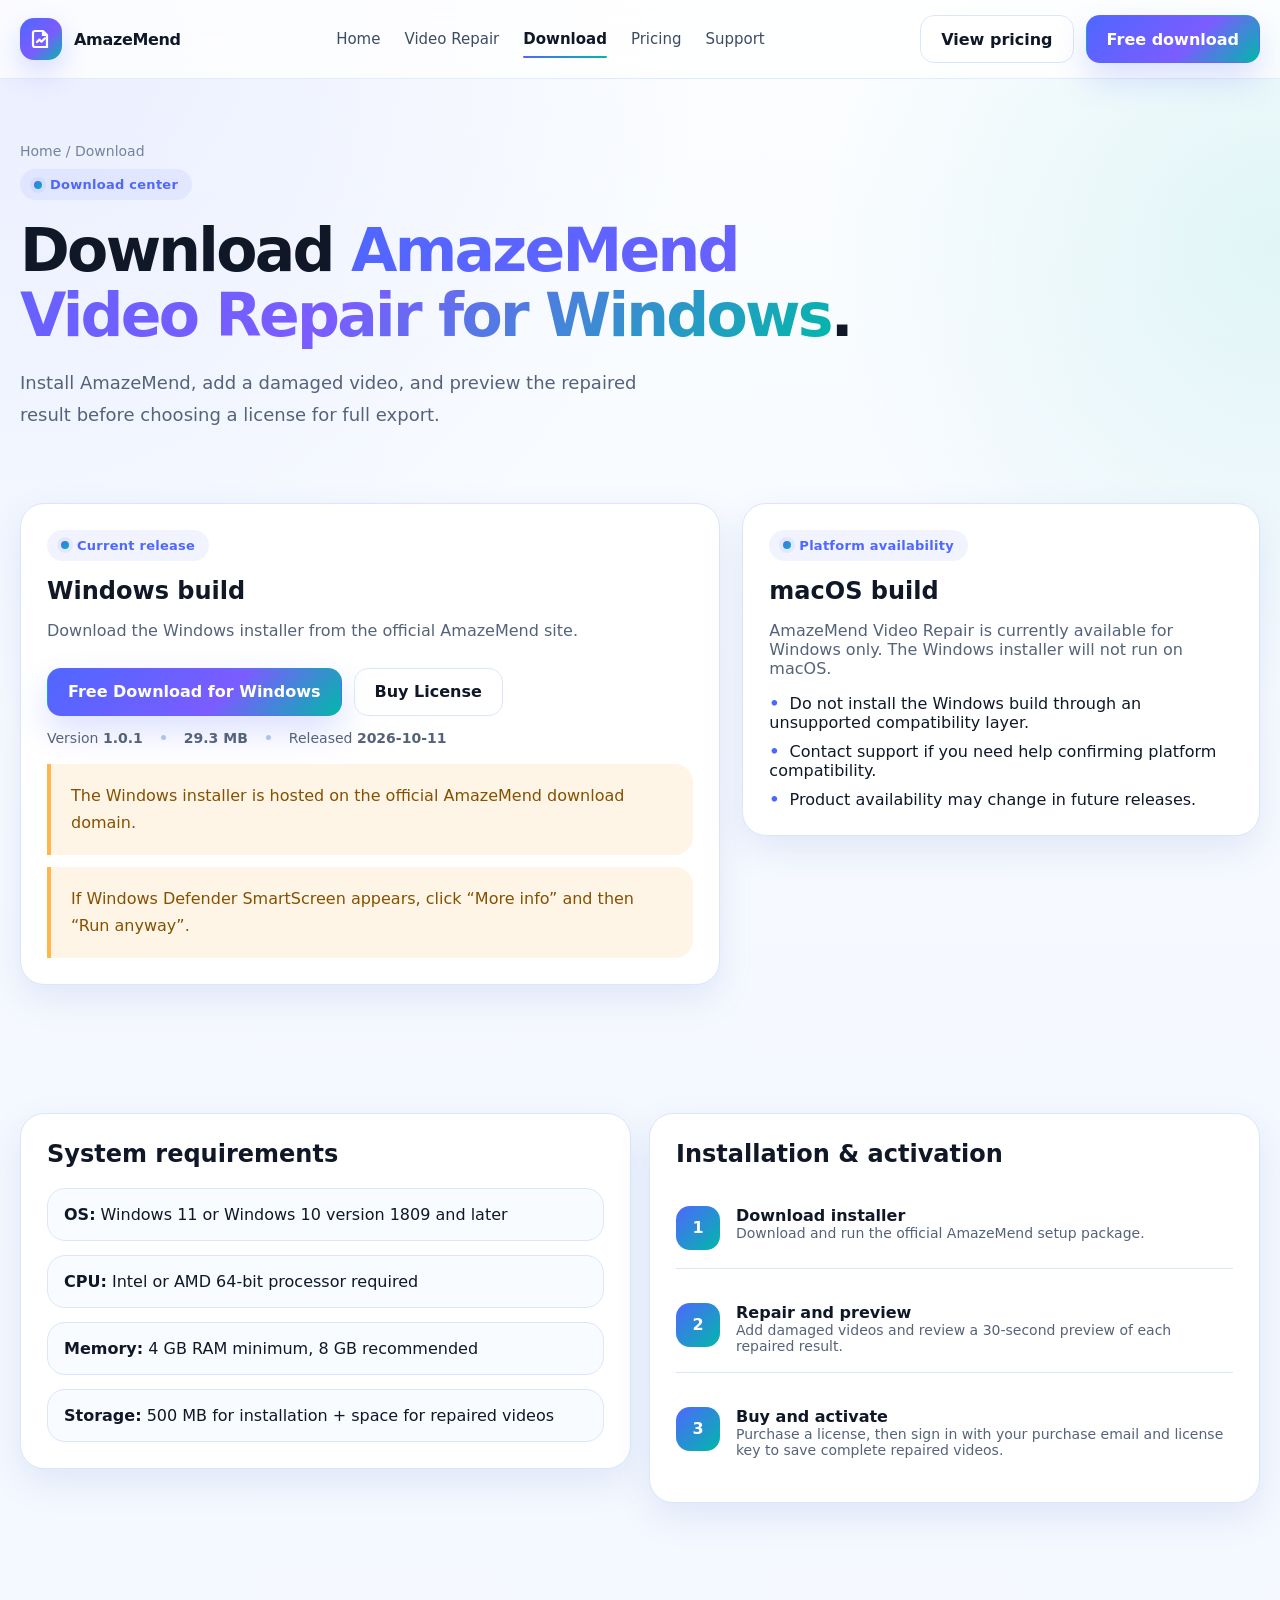
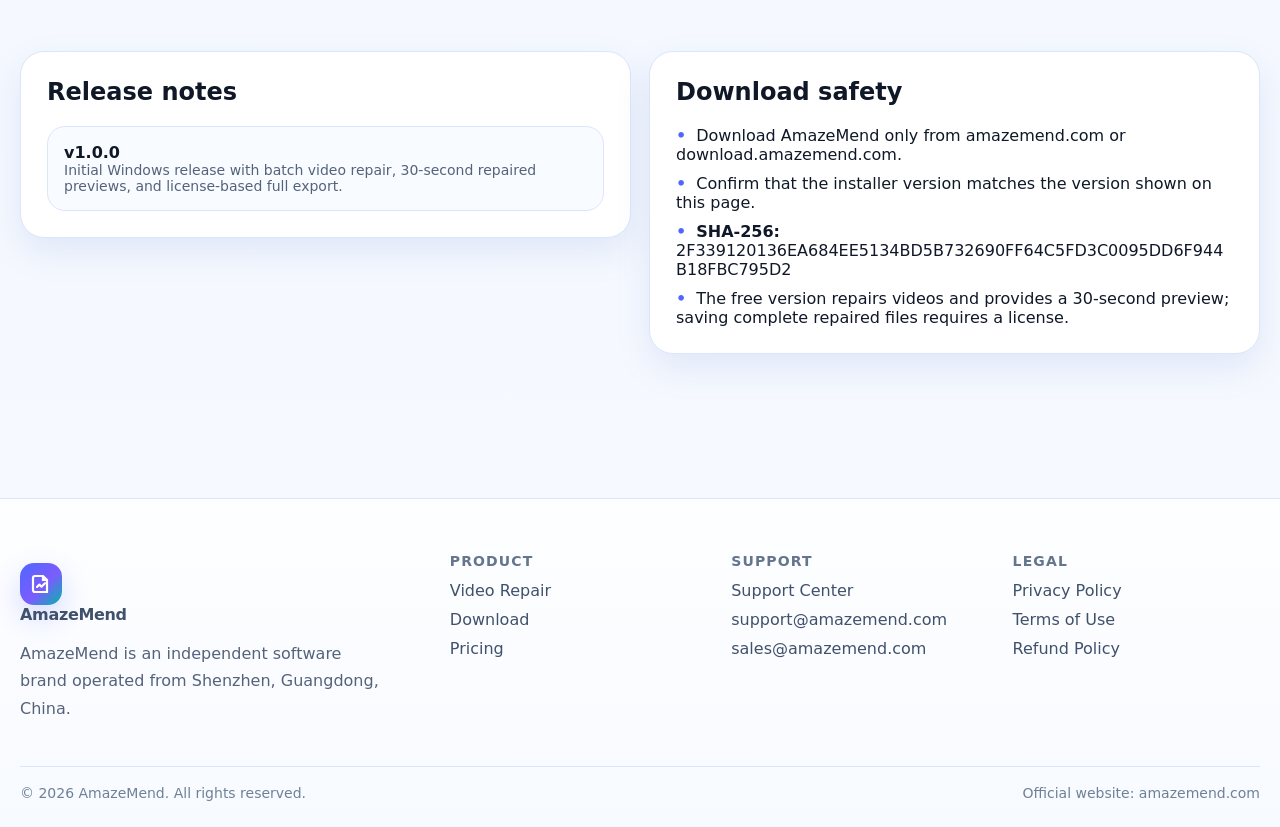
<file: download.html>
<!DOCTYPE html>
<html lang="en">
<head>
  <meta charset="utf-8">
  <meta name="viewport" content="width=device-width, initial-scale=1">
  <title>Download AmazeMend Video Repair</title>
  <meta name="description" content="Download AmazeMend Video Repair for Windows to repair damaged videos and preview recovered playback before purchase.">
  <link rel="canonical" href="https://amazemend.com/download.html">
  <meta property="og:title" content="Download AmazeMend Video Repair">
  <meta property="og:description" content="Download AmazeMend Video Repair for Windows and start preview-first video recovery.">
  <meta property="og:type" content="website">
  <meta property="og:url" content="https://amazemend.com/download.html">
  <meta name="twitter:card" content="summary_large_image">
  <link rel="icon" href="assets/img/favicon.svg" type="image/svg+xml">
  <link rel="stylesheet" href="assets/css/style.css?v=20261010-5">
</head>
<body class="page-download">

<header class="site-header">
  <div class="container">
    <div class="navbar">
      <a class="brand" href="index.html" aria-label="Home">
        <span class="brand-mark">
          <svg viewBox="0 0 24 24" fill="none" aria-hidden="true"><path d="M6 4h8l4 4v12H6a2 2 0 0 1-2-2V6a2 2 0 0 1 2-2Z" stroke="currentColor" stroke-width="2.2"/><path d="M14 4v4h4" stroke="currentColor" stroke-width="2.2"/><path d="m8 15 2.4-2.4 2.1 2.1 3.5-3.5" stroke="currentColor" stroke-width="2.2" stroke-linecap="round" stroke-linejoin="round"/></svg>
        </span>
        <span data-brand>AmazeMend</span>
      </a>
      <nav class="nav-links" aria-label="Primary">
        <a href="index.html" data-nav>Home</a>
        <a href="video-repair.html" data-nav>Video Repair</a>
        <a href="download.html" data-nav>Download</a>
        <a href="pricing.html" data-nav>Pricing</a>
        <a href="support.html" data-nav>Support</a>
      </nav>
      <div class="nav-actions">
        <a class="btn btn-secondary" href="pricing.html">View pricing</a>
        <a class="btn btn-primary" href="https://download.amazemend.com/installers/AmazeMendSetup-1.0.1.exe?v=20261011" data-download>Free download</a>
        <button class="menu-toggle" type="button" aria-label="Open navigation" aria-expanded="false" data-menu-toggle>☰</button>
      </div>
    </div>
    <div class="mobile-nav" data-mobile-nav>
      <a href="index.html" data-nav>Home</a>
      <a href="video-repair.html" data-nav>Video Repair</a>
      <a href="download.html" data-nav>Download</a>
      <a href="pricing.html" data-nav>Pricing</a>
      <a href="support.html" data-nav>Support</a>
    </div>
  </div>
</header>

<main>
  <section class="page-hero">
    <div class="container">
      <div class="crumb">Home / Download</div>
      <span class="eyebrow">Download center</span>
      <h1>Download <span data-product>AmazeMend Video Repair for Windows</span>.</h1>
      <p class="lead">Install AmazeMend, add a damaged video, and preview the repaired result before choosing a license for full export.</p>
    </div>
  </section>

  <section class="section-tight">
    <div class="container download-grid">
      <div class="download-card">
        <span class="eyebrow">Current release</span>
        <h2 class="download-title">Windows build</h2>
        <p class="muted">Download the Windows installer from the official AmazeMend site.</p>
        <div class="inline-actions"><a class="btn btn-primary" href="https://download.amazemend.com/installers/AmazeMendSetup-1.0.1.exe?v=20261011" data-download>Free Download for Windows</a><a class="btn btn-secondary" href="pricing.html">Buy License</a></div>
        <div class="meta-list">
          <span>Version <strong data-version>1.0.0</strong></span><span class="dot"></span>
          <span><strong data-file-size>29.3 MB</strong></span><span class="dot"></span>
          <span>Released <strong data-release-date>2026-10-10</strong></span>
        </div>
        <div class="notice notice-space-lg">The Windows installer is hosted on the official AmazeMend download domain.</div>
        <div class="notice notice-space-sm">If Windows Defender SmartScreen appears, click “More info” and then “Run anyway”.</div>
      </div>
      <div class="download-card">
        <span class="eyebrow">Platform availability</span>
        <h2 class="download-title">macOS build</h2>
        <p class="muted">AmazeMend Video Repair is currently available for Windows only. The Windows installer will not run on macOS.</p>
        <ul class="bullets">
          <li>Do not install the Windows build through an unsupported compatibility layer.</li>
          <li>Contact support if you need help confirming platform compatibility.</li>
          <li>Product availability may change in future releases.</li>
        </ul>
      </div>
    </div>
  </section>

  <section class="section-tight">
    <div class="container grid-2">
      <div class="download-card">
        <h2 class="card-title">System requirements</h2>
        <div class="system-list">
          <div class="system-item"><strong>OS:</strong> Windows 11 or Windows 10 version 1809 and later</div>
          <div class="system-item"><strong>CPU:</strong> Intel or AMD 64-bit processor required</div>
          <div class="system-item"><strong>Memory:</strong> 4 GB RAM minimum, 8 GB recommended</div>
          <div class="system-item"><strong>Storage:</strong> 500 MB for installation + space for repaired videos</div>
        </div>
      </div>
      <div class="download-card">
        <h2 class="card-title">Installation &amp; activation</h2>
        <div class="timeline">
          <div class="timeline-step"><div class="step-num">1</div><div><strong>Download installer</strong><div class="small">Download and run the official AmazeMend setup package.</div></div></div>
          <div class="timeline-step"><div class="step-num">2</div><div><strong>Repair and preview</strong><div class="small">Add damaged videos and review a 30-second preview of each repaired result.</div></div></div>
          <div class="timeline-step"><div class="step-num">3</div><div><strong>Buy and activate</strong><div class="small">Purchase a license, then sign in with your purchase email and license key to save complete repaired videos.</div></div></div>
        </div>
      </div>
    </div>
  </section>

  <section class="section">
    <div class="container grid-2">
      <div class="download-card">
        <h2 class="card-title">Release notes</h2>
        <div class="release-list">
          <div class="release"><strong>v1.0.0</strong><div class="small">Initial Windows release with batch video repair, 30-second repaired previews, and license-based full export.</div></div>
        </div>
      </div>
      <div class="download-card">
        <h2 class="card-title">Download safety</h2>
        <ul class="bullets">
          <li>Download AmazeMend only from amazemend.com or download.amazemend.com.</li>
          <li>Confirm that the installer version matches the version shown on this page.</li>
          <li><strong>SHA-256:</strong> <span class="hash-value" data-sha256>504BE7FF165C16F220911D8C7AD960DE56A8770E4D4A354337BEF89AAACADCBD</span></li>
          <li>The free version repairs videos and provides a 30-second preview; saving complete repaired files requires a license.</li>
        </ul>
      </div>
    </div>
  </section>
</main>

<footer class="site-footer">
  <div class="container">
    <div class="footer-grid">
      <div class="footer-brand">
        <a class="brand" href="index.html">
          <span class="brand-mark">
            <svg viewBox="0 0 24 24" fill="none" aria-hidden="true"><path d="M6 4h8l4 4v12H6a2 2 0 0 1-2-2V6a2 2 0 0 1 2-2Z" stroke="currentColor" stroke-width="2.2"/><path d="M14 4v4h4" stroke="currentColor" stroke-width="2.2"/><path d="m8 15 2.4-2.4 2.1 2.1 3.5-3.5" stroke="currentColor" stroke-width="2.2" stroke-linecap="round" stroke-linejoin="round"/></svg>
          </span>
          <span data-brand>AmazeMend</span>
        </a>
        <p>AmazeMend is an independent software brand operated from Shenzhen, Guangdong, China.</p>
      </div>
      <div>
        <h4>Product</h4>
        <a href="video-repair.html">Video Repair</a>
        <a href="download.html">Download</a>
        <a href="pricing.html">Pricing</a>
      </div>
      <div>
        <h4>Support</h4>
        <a href="support.html">Support Center</a>
        <a href="mailto:support@amazemend.com" data-support-email>support@amazemend.com</a>
        <a href="mailto:sales@amazemend.com" data-sales-email>sales@amazemend.com</a>
      </div>
      <div>
        <h4>Legal</h4>
        <a href="privacy-policy.html">Privacy Policy</a>
        <a href="terms.html">Terms of Use</a>
        <a href="refund-policy.html">Refund Policy</a>
      </div>
    </div>
    <div class="footer-bottom">
      <span>© <span data-year></span> <span data-brand>AmazeMend</span>. All rights reserved.</span>
      <span>Official website: amazemend.com</span>
    </div>
  </div>
</footer>

<script src="assets/js/config.js?v=20261011-1"></script>
<script src="assets/js/site.js?v=20261010-2"></script>
</body>
</html>
</file>
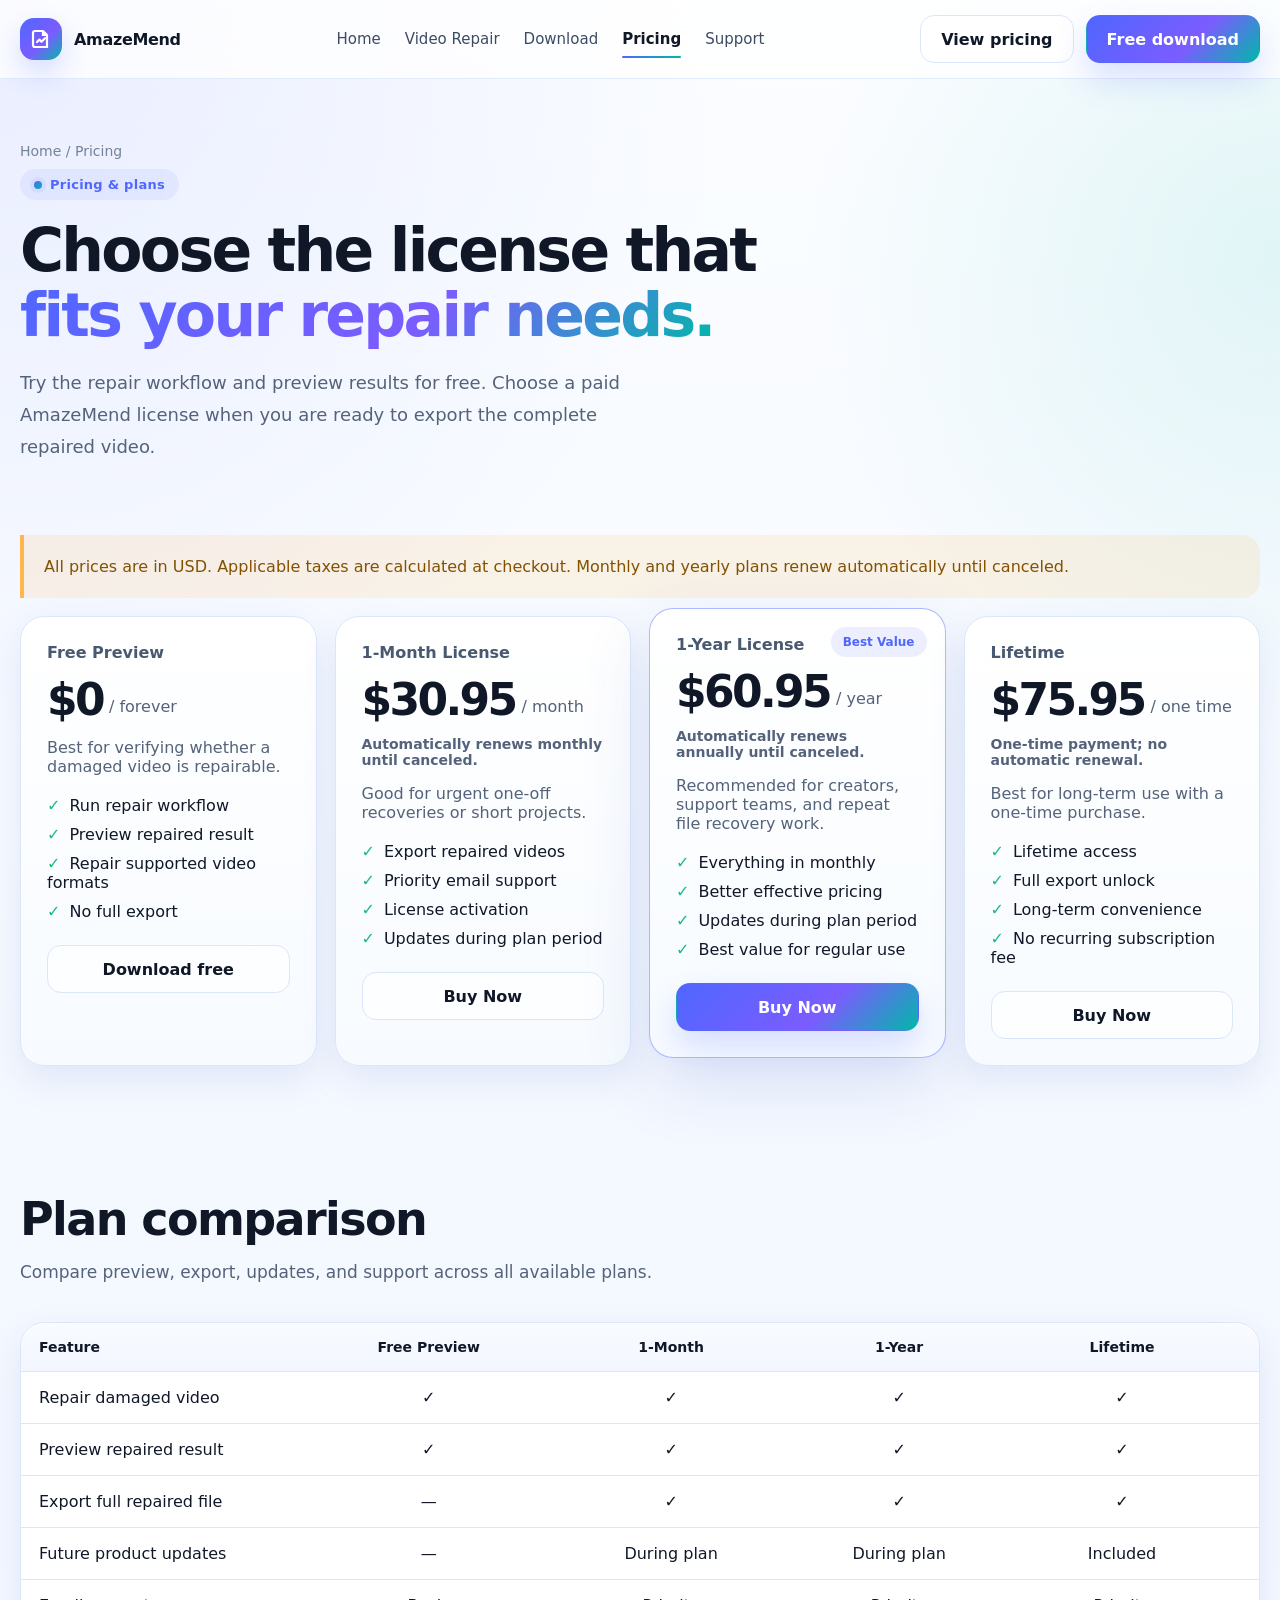
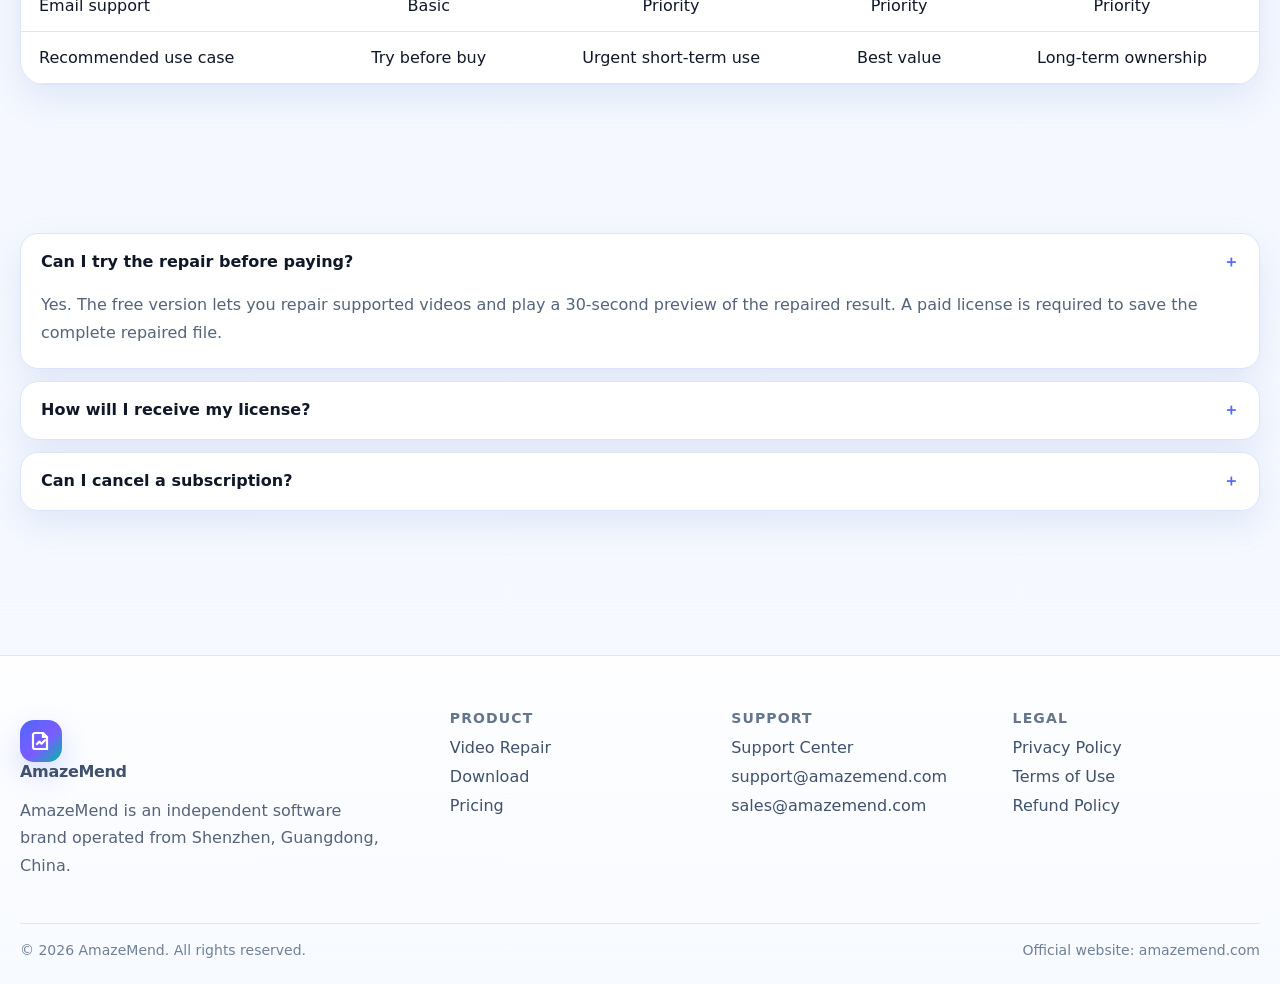
<file: pricing.html>
<!DOCTYPE html>
<html lang="en">
<head>
  <meta charset="utf-8">
  <meta name="viewport" content="width=device-width, initial-scale=1">
  <title>Pricing — AmazeMend</title>
  <meta name="description" content="Simple pricing designed for a preview-first video repair product.">
  <link rel="canonical" href="https://amazemend.com/pricing.html">
  <meta property="og:title" content="Pricing — AmazeMend">
  <meta property="og:description" content="Simple pricing designed for a preview-first video repair product.">
  <meta property="og:type" content="website">
  <meta property="og:url" content="https://amazemend.com/pricing.html">
  <meta name="twitter:card" content="summary_large_image">
  <link rel="icon" href="assets/img/favicon.svg" type="image/svg+xml">
  <link rel="stylesheet" href="assets/css/style.css?v=20261010-5">
</head>
<body class="page-pricing">

<header class="site-header">
  <div class="container">
    <div class="navbar">
      <a class="brand" href="index.html" aria-label="Home">
        <span class="brand-mark">
          <svg viewBox="0 0 24 24" fill="none" aria-hidden="true"><path d="M6 4h8l4 4v12H6a2 2 0 0 1-2-2V6a2 2 0 0 1 2-2Z" stroke="currentColor" stroke-width="2.2"/><path d="M14 4v4h4" stroke="currentColor" stroke-width="2.2"/><path d="m8 15 2.4-2.4 2.1 2.1 3.5-3.5" stroke="currentColor" stroke-width="2.2" stroke-linecap="round" stroke-linejoin="round"/></svg>
        </span>
        <span data-brand>AmazeMend</span>
      </a>
      <nav class="nav-links" aria-label="Primary">
        <a href="index.html" data-nav>Home</a>
        <a href="video-repair.html" data-nav>Video Repair</a>
        <a href="download.html" data-nav>Download</a>
        <a href="pricing.html" data-nav>Pricing</a>
        <a href="support.html" data-nav>Support</a>
      </nav>
      <div class="nav-actions">
        <a class="btn btn-secondary" href="pricing.html">View pricing</a>
        <a class="btn btn-primary" href="https://download.amazemend.com/installers/AmazeMendSetup-1.0.1.exe?v=20261011" data-download>Free download</a>
        <button class="menu-toggle" type="button" aria-label="Open navigation" aria-expanded="false" data-menu-toggle>☰</button>
      </div>
    </div>
    <div class="mobile-nav" data-mobile-nav>
      <a href="index.html" data-nav>Home</a>
      <a href="video-repair.html" data-nav>Video Repair</a>
      <a href="download.html" data-nav>Download</a>
      <a href="pricing.html" data-nav>Pricing</a>
      <a href="support.html" data-nav>Support</a>
    </div>
  </div>
</header>

<main>
  <section class="page-hero">
    <div class="container">
      <div class="crumb">Home / Pricing</div>
      <span class="eyebrow">Pricing &amp; plans</span>
      <h1>Choose the license that <span>fits your repair needs.</span></h1>
      <p class="lead">Try the repair workflow and preview results for free. Choose a paid AmazeMend license when you are ready to export the complete repaired video.</p>
    </div>
  </section>

  <section class="section-tight">
    <div class="container">
      <div class="notice price-notice">All prices are in USD. Applicable taxes are calculated at checkout. Monthly and yearly plans renew automatically until canceled.</div>
      <div class="pricing-grid">
        <div class="price-card">
        <div class="plan">Free Preview</div>
        <div class="price"><strong>$0</strong><span>/ forever</span></div>
        <p class="muted">Best for verifying whether a damaged video is repairable.</p>
        <ul>
          <li>Run repair workflow</li>
          <li>Preview repaired result</li>
          <li>Repair supported video formats</li>
          <li>No full export</li>
        </ul>
        <a class="btn btn-secondary btn-block" href="download.html">Download free</a>
      </div>
      <div class="price-card">
        <div class="plan">1-Month License</div>
        <div class="price"><strong data-price-monthly>$30.95</strong><span>/ month</span></div>
        <p class="small"><strong>Automatically renews monthly until canceled.</strong></p>
        <p class="muted">Good for urgent one-off recoveries or short projects.</p>
        <ul>
          <li>Export repaired videos</li>
          <li>Priority email support</li>
          <li>License activation</li>
          <li>Updates during plan period</li>
        </ul>
        <a class="btn btn-secondary btn-block" href="#" data-buy data-plan="monthly">Buy Now</a>
      </div>
      <div class="price-card featured">
        <div class="price-badge">Best Value</div>
        <div class="plan">1-Year License</div>
        <div class="price"><strong data-price-yearly>$60.95</strong><span>/ year</span></div>
        <p class="small"><strong>Automatically renews annually until canceled.</strong></p>
        <p class="muted">Recommended for creators, support teams, and repeat file recovery work.</p>
        <ul>
          <li>Everything in monthly</li>
          <li>Better effective pricing</li>
          <li>Updates during plan period</li>
          <li>Best value for regular use</li>
        </ul>
        <a class="btn btn-primary btn-block" href="#" data-buy data-plan="yearly">Buy Now</a>
      </div>
      <div class="price-card">
        <div class="plan">Lifetime</div>
        <div class="price"><strong data-price-lifetime>$75.95</strong><span>/ one time</span></div>
        <p class="small"><strong>One-time payment; no automatic renewal.</strong></p>
        <p class="muted">Best for long-term use with a one-time purchase.</p>
        <ul>
          <li>Lifetime access</li>
          <li>Full export unlock</li>
          <li>Long-term convenience</li>
          <li>No recurring subscription fee</li>
        </ul>
        <a class="btn btn-secondary btn-block" href="#" data-buy data-plan="lifetime">Buy Now</a>
        </div>
      </div>
    </div>
  </section>

  <section class="section-tight">
    <div class="container">
      <div class="section-head">
        <h2>Plan comparison</h2>
        <p>Compare preview, export, updates, and support across all available plans.</p>
      </div>
      <p class="mobile-scroll-hint">Swipe horizontally to compare all plans.</p>
      <div class="table-wrap">
        <table class="compare-table">
          <thead>
            <tr><th scope="col">Feature</th><th scope="col">Free Preview</th><th scope="col">1-Month</th><th scope="col">1-Year</th><th scope="col">Lifetime</th></tr>
          </thead>
          <tbody>
            <tr><td>Repair damaged video</td><td>✓</td><td>✓</td><td>✓</td><td>✓</td></tr>
            <tr><td>Preview repaired result</td><td>✓</td><td>✓</td><td>✓</td><td>✓</td></tr>
            <tr><td>Export full repaired file</td><td>—</td><td>✓</td><td>✓</td><td>✓</td></tr>
            <tr><td>Future product updates</td><td>—</td><td>During plan</td><td>During plan</td><td>Included</td></tr>
            <tr><td>Email support</td><td>Basic</td><td>Priority</td><td>Priority</td><td>Priority</td></tr>
            <tr><td>Recommended use case</td><td>Try before buy</td><td>Urgent short-term use</td><td>Best value</td><td>Long-term ownership</td></tr>
          </tbody>
        </table>
      </div>
    </div>
  </section>

  <section class="section">
    <div class="container">
      <div class="faq">
        <div class="faq-item open"><button class="faq-q" type="button" data-faq-button aria-expanded="true"><span>Can I try the repair before paying?</span><span>＋</span></button><div class="faq-a">Yes. The free version lets you repair supported videos and play a 30-second preview of the repaired result. A paid license is required to save the complete repaired file.</div></div>
        <div class="faq-item"><button class="faq-q" type="button" data-faq-button aria-expanded="false"><span>How will I receive my license?</span><span>＋</span></button><div class="faq-a">After checkout, your license key is sent to the email address used for your purchase. Enter that email address and license key in AmazeMend to activate the software.</div></div>
        <div class="faq-item"><button class="faq-q" type="button" data-faq-button aria-expanded="false"><span>Can I cancel a subscription?</span><span>＋</span></button><div class="faq-a">Yes. Use the customer portal link in your Paddle receipt or purchase email to cancel a monthly or yearly subscription. Cancellation stops future renewals and does not remove access already paid for during the current billing period. If you need help, contact support@amazemend.com.</div></div>
      </div>
    </div>
  </section>
</main>

<footer class="site-footer">
  <div class="container">
    <div class="footer-grid">
      <div class="footer-brand">
        <a class="brand" href="index.html">
          <span class="brand-mark">
            <svg viewBox="0 0 24 24" fill="none" aria-hidden="true"><path d="M6 4h8l4 4v12H6a2 2 0 0 1-2-2V6a2 2 0 0 1 2-2Z" stroke="currentColor" stroke-width="2.2"/><path d="M14 4v4h4" stroke="currentColor" stroke-width="2.2"/><path d="m8 15 2.4-2.4 2.1 2.1 3.5-3.5" stroke="currentColor" stroke-width="2.2" stroke-linecap="round" stroke-linejoin="round"/></svg>
          </span>
          <span data-brand>AmazeMend</span>
        </a>
        <p>AmazeMend is an independent software brand operated from Shenzhen, Guangdong, China.</p>
      </div>
      <div>
        <h4>Product</h4>
        <a href="video-repair.html">Video Repair</a>
        <a href="download.html">Download</a>
        <a href="pricing.html">Pricing</a>
      </div>
      <div>
        <h4>Support</h4>
        <a href="support.html">Support Center</a>
        <a href="mailto:support@amazemend.com" data-support-email>support@amazemend.com</a>
        <a href="mailto:sales@amazemend.com" data-sales-email>sales@amazemend.com</a>
      </div>
      <div>
        <h4>Legal</h4>
        <a href="privacy-policy.html">Privacy Policy</a>
        <a href="terms.html">Terms of Use</a>
        <a href="refund-policy.html">Refund Policy</a>
      </div>
    </div>
    <div class="footer-bottom">
      <span>© <span data-year></span> <span data-brand>AmazeMend</span>. All rights reserved.</span>
      <span>Official website: amazemend.com</span>
    </div>
  </div>
</footer>

<script src="https://cdn.paddle.com/paddle/v2/paddle.js"></script>
<script src="assets/js/config.js?v=20261011-1"></script>
<script src="assets/js/site.js?v=20261010-2"></script>
</body>
</html>
</file>
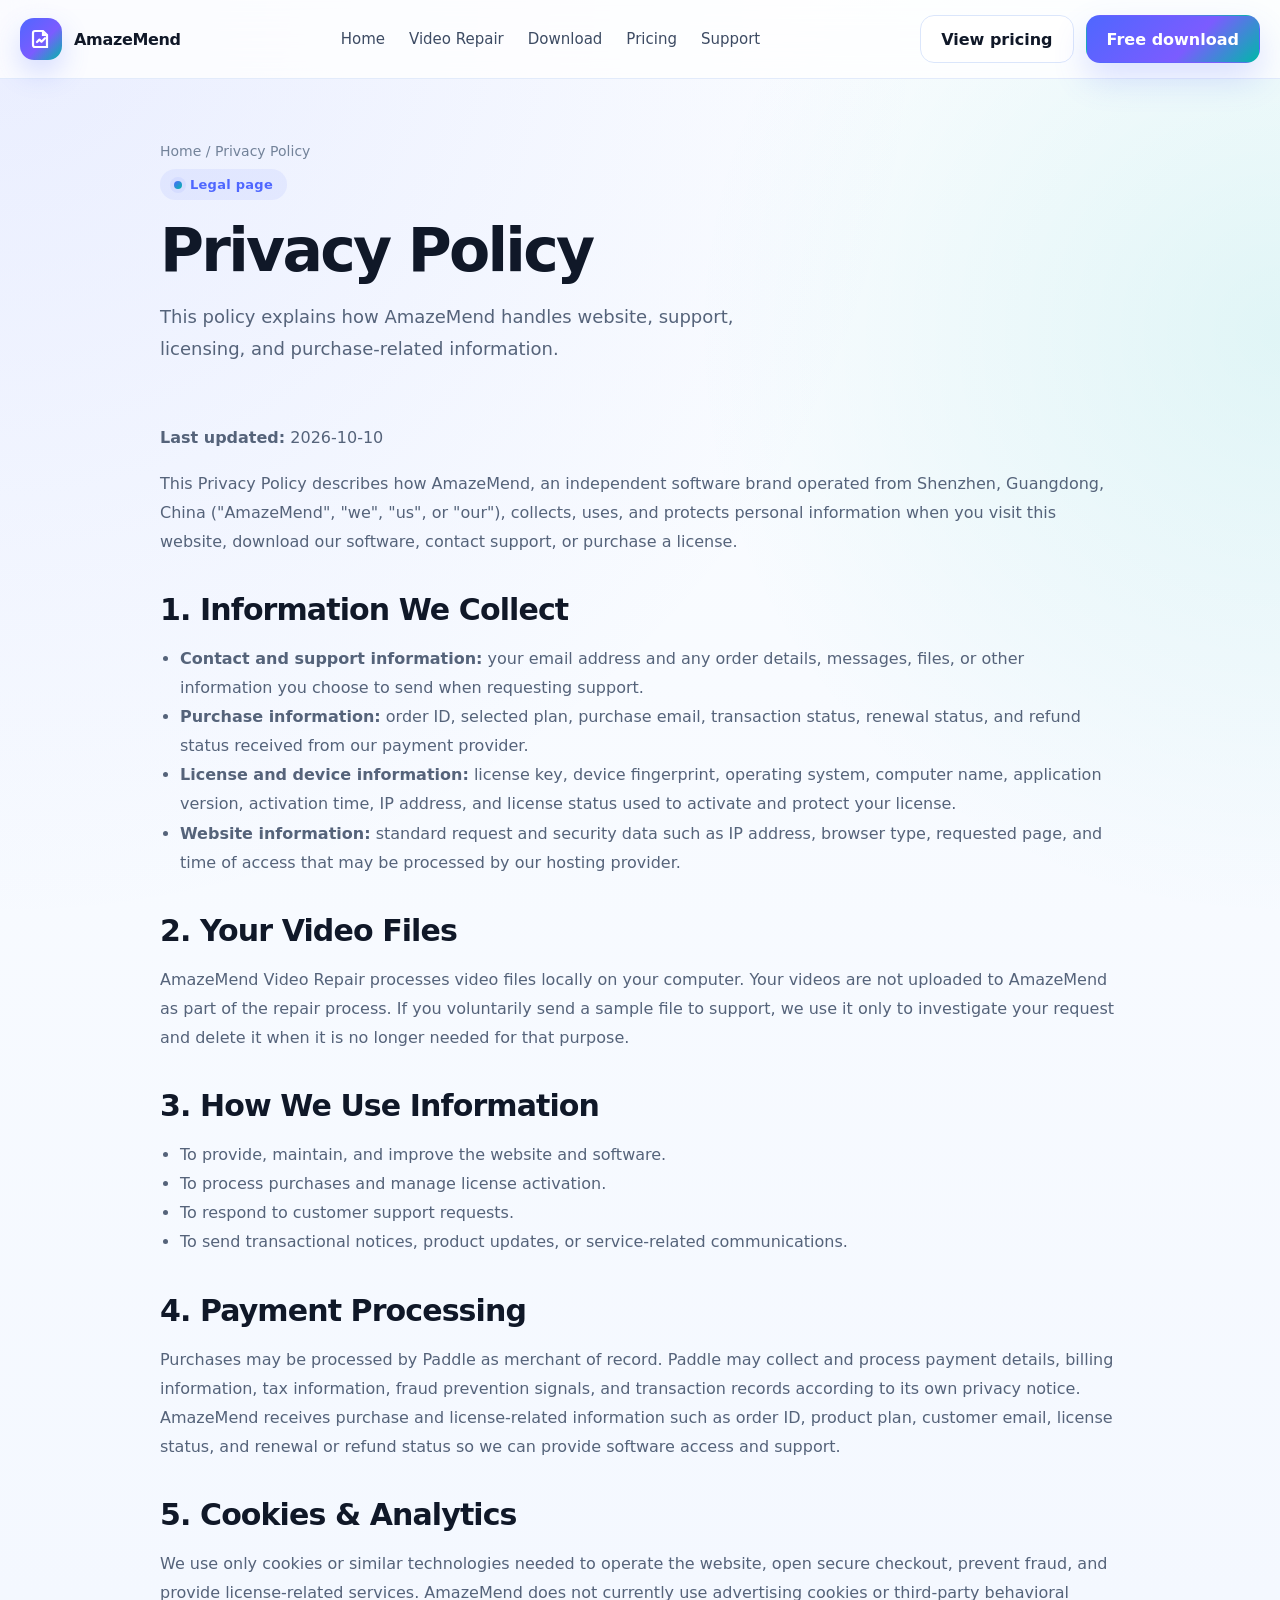
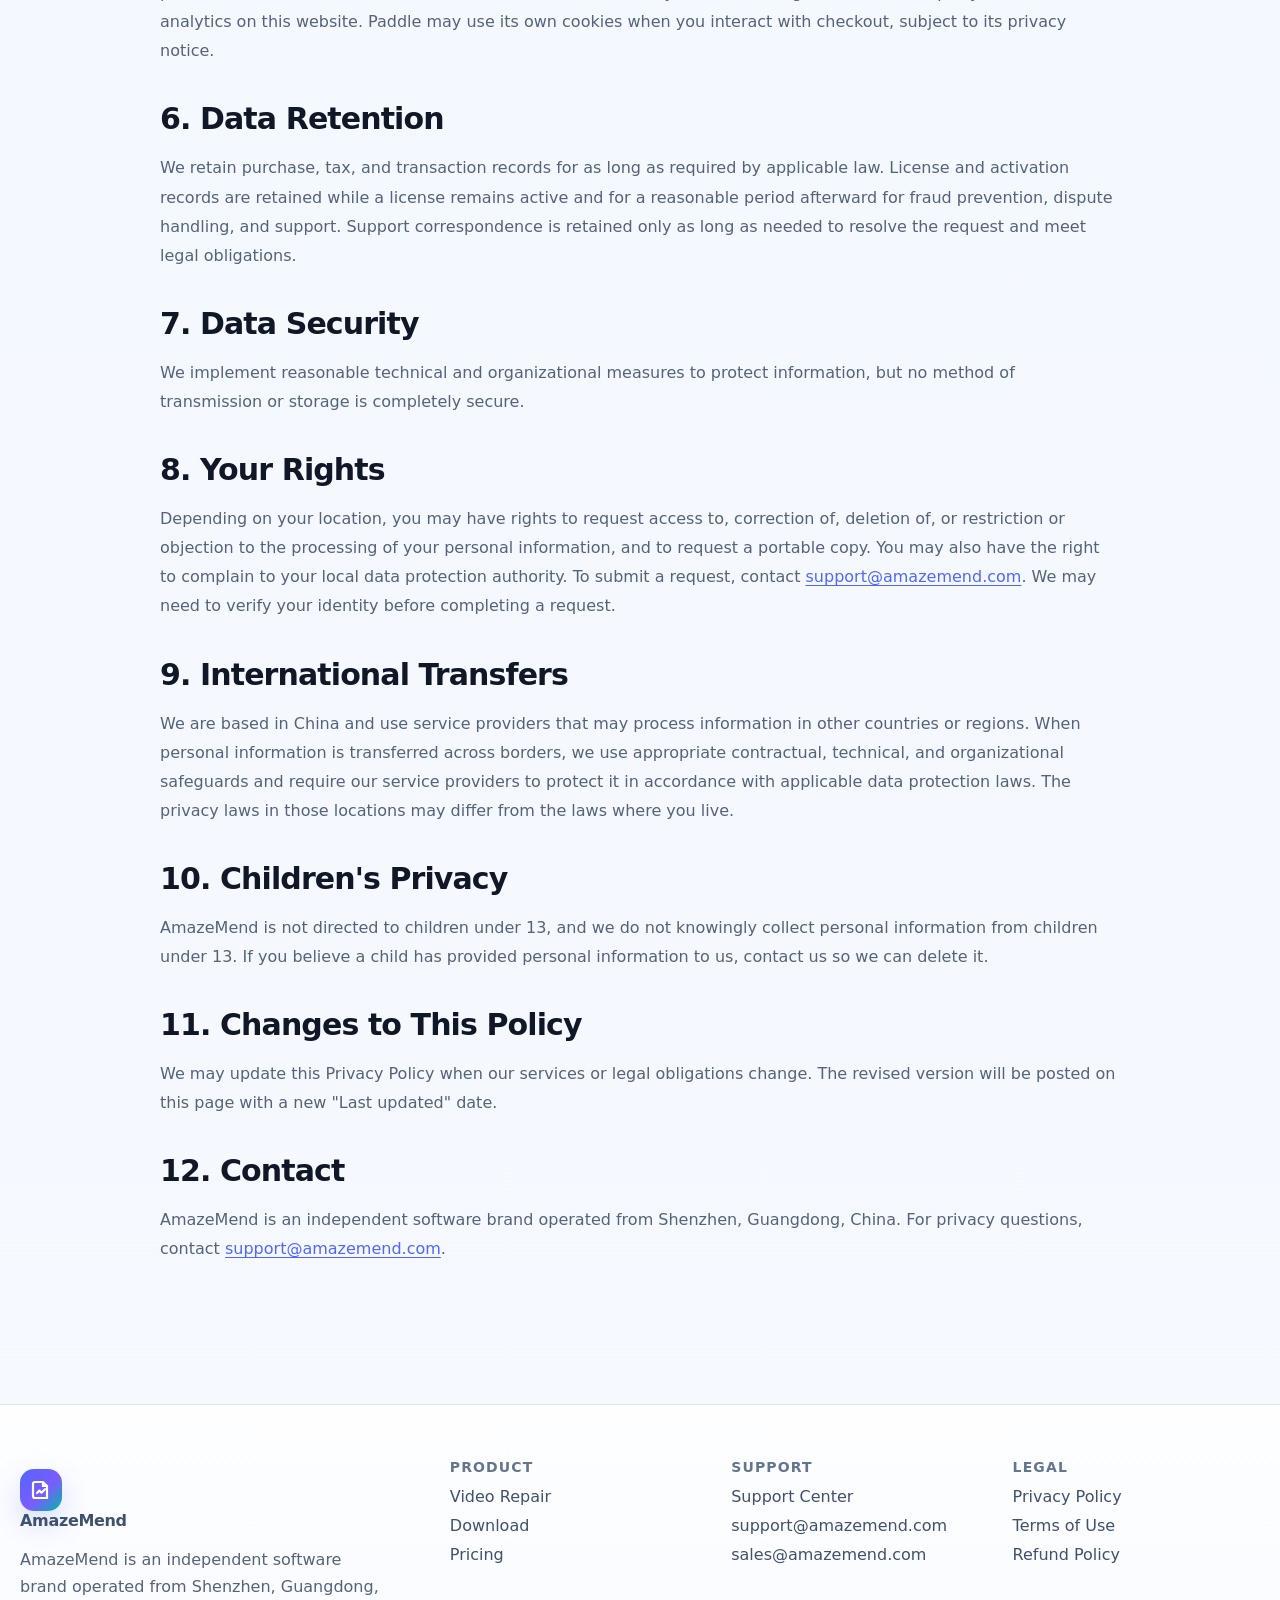
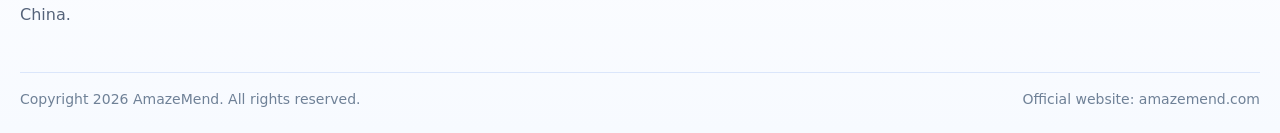
<file: privacy-policy.html>
<!DOCTYPE html>
<html lang="en">
<head>
  <meta charset="utf-8">
  <meta name="viewport" content="width=device-width, initial-scale=1">
  <title>Privacy Policy - AmazeMend</title>
  <meta name="description" content="Privacy policy for the AmazeMend website and software.">
  <link rel="canonical" href="https://amazemend.com/privacy-policy.html">
  <meta property="og:title" content="Privacy Policy - AmazeMend">
  <meta property="og:description" content="Privacy policy for the AmazeMend website and software.">
  <meta property="og:type" content="website">
  <meta property="og:url" content="https://amazemend.com/privacy-policy.html">
  <meta name="twitter:card" content="summary_large_image">
  <link rel="icon" href="assets/img/favicon.svg" type="image/svg+xml">
  <link rel="stylesheet" href="assets/css/style.css?v=20261010-5">
</head>
<body class="page-legal">

<header class="site-header">
  <div class="container">
    <div class="navbar">
      <a class="brand" href="index.html" aria-label="Home">
        <span class="brand-mark">
          <svg viewBox="0 0 24 24" fill="none" aria-hidden="true"><path d="M6 4h8l4 4v12H6a2 2 0 0 1-2-2V6a2 2 0 0 1 2-2Z" stroke="currentColor" stroke-width="2.2"/><path d="M14 4v4h4" stroke="currentColor" stroke-width="2.2"/><path d="m8 15 2.4-2.4 2.1 2.1 3.5-3.5" stroke="currentColor" stroke-width="2.2" stroke-linecap="round" stroke-linejoin="round"/></svg>
        </span>
        <span data-brand>AmazeMend</span>
      </a>
      <nav class="nav-links" aria-label="Primary">
        <a href="index.html" data-nav>Home</a>
        <a href="video-repair.html" data-nav>Video Repair</a>
        <a href="download.html" data-nav>Download</a>
        <a href="pricing.html" data-nav>Pricing</a>
        <a href="support.html" data-nav>Support</a>
      </nav>
      <div class="nav-actions">
        <a class="btn btn-secondary" href="pricing.html">View pricing</a>
        <a class="btn btn-primary" href="https://download.amazemend.com/installers/AmazeMendSetup-1.0.1.exe?v=20261011" data-download>Free download</a>
        <button class="menu-toggle" type="button" aria-label="Open navigation" aria-expanded="false" data-menu-toggle>Menu</button>
      </div>
    </div>
    <div class="mobile-nav" data-mobile-nav>
      <a href="index.html" data-nav>Home</a>
      <a href="video-repair.html" data-nav>Video Repair</a>
      <a href="download.html" data-nav>Download</a>
      <a href="pricing.html" data-nav>Pricing</a>
      <a href="support.html" data-nav>Support</a>
    </div>
  </div>
</header>

<main>
  <section class="page-hero">
    <div class="container legal">
      <div class="crumb">Home / Privacy Policy</div>
      <span class="eyebrow">Legal page</span>
      <h1>Privacy Policy</h1>
      <p class="lead">This policy explains how AmazeMend handles website, support, licensing, and purchase-related information.</p>
    </div>
  </section>
  <section class="section-tight">
    <div class="container legal">
      <p><strong>Last updated:</strong> <span data-legal-updated-date>2026-10-10</span></p>
      <p>This Privacy Policy describes how AmazeMend, an independent software brand operated from Shenzhen, Guangdong, China ("AmazeMend", "we", "us", or "our"), collects, uses, and protects personal information when you visit this website, download our software, contact support, or purchase a license.</p>
      <h2>1. Information We Collect</h2>
      <ul>
        <li><strong>Contact and support information:</strong> your email address and any order details, messages, files, or other information you choose to send when requesting support.</li>
        <li><strong>Purchase information:</strong> order ID, selected plan, purchase email, transaction status, renewal status, and refund status received from our payment provider.</li>
        <li><strong>License and device information:</strong> license key, device fingerprint, operating system, computer name, application version, activation time, IP address, and license status used to activate and protect your license.</li>
        <li><strong>Website information:</strong> standard request and security data such as IP address, browser type, requested page, and time of access that may be processed by our hosting provider.</li>
      </ul>
      <h2>2. Your Video Files</h2>
      <p>AmazeMend Video Repair processes video files locally on your computer. Your videos are not uploaded to AmazeMend as part of the repair process. If you voluntarily send a sample file to support, we use it only to investigate your request and delete it when it is no longer needed for that purpose.</p>
      <h2>3. How We Use Information</h2>
      <ul>
        <li>To provide, maintain, and improve the website and software.</li>
        <li>To process purchases and manage license activation.</li>
        <li>To respond to customer support requests.</li>
        <li>To send transactional notices, product updates, or service-related communications.</li>
      </ul>
      <h2>4. Payment Processing</h2>
      <p>Purchases may be processed by Paddle as merchant of record. Paddle may collect and process payment details, billing information, tax information, fraud prevention signals, and transaction records according to its own privacy notice. AmazeMend receives purchase and license-related information such as order ID, product plan, customer email, license status, and renewal or refund status so we can provide software access and support.</p>
      <h2>5. Cookies &amp; Analytics</h2>
      <p>We use only cookies or similar technologies needed to operate the website, open secure checkout, prevent fraud, and provide license-related services. AmazeMend does not currently use advertising cookies or third-party behavioral analytics on this website. Paddle may use its own cookies when you interact with checkout, subject to its privacy notice.</p>
      <h2>6. Data Retention</h2>
      <p>We retain purchase, tax, and transaction records for as long as required by applicable law. License and activation records are retained while a license remains active and for a reasonable period afterward for fraud prevention, dispute handling, and support. Support correspondence is retained only as long as needed to resolve the request and meet legal obligations.</p>
      <h2>7. Data Security</h2>
      <p>We implement reasonable technical and organizational measures to protect information, but no method of transmission or storage is completely secure.</p>
      <h2>8. Your Rights</h2>
      <p>Depending on your location, you may have rights to request access to, correction of, deletion of, or restriction or objection to the processing of your personal information, and to request a portable copy. You may also have the right to complain to your local data protection authority. To submit a request, contact <a href="mailto:support@amazemend.com" data-support-email>support@amazemend.com</a>. We may need to verify your identity before completing a request.</p>
      <h2>9. International Transfers</h2>
      <p>We are based in China and use service providers that may process information in other countries or regions. When personal information is transferred across borders, we use appropriate contractual, technical, and organizational safeguards and require our service providers to protect it in accordance with applicable data protection laws. The privacy laws in those locations may differ from the laws where you live.</p>
      <h2>10. Children's Privacy</h2>
      <p>AmazeMend is not directed to children under 13, and we do not knowingly collect personal information from children under 13. If you believe a child has provided personal information to us, contact us so we can delete it.</p>
      <h2>11. Changes to This Policy</h2>
      <p>We may update this Privacy Policy when our services or legal obligations change. The revised version will be posted on this page with a new "Last updated" date.</p>
      <h2>12. Contact</h2>
      <p>AmazeMend is an independent software brand operated from <span data-address>Shenzhen, Guangdong, China</span>. For privacy questions, contact <a href="mailto:support@amazemend.com" data-support-email>support@amazemend.com</a>.</p>
    </div>
  </section>
</main>

<footer class="site-footer">
  <div class="container">
    <div class="footer-grid">
      <div class="footer-brand">
        <a class="brand" href="index.html">
          <span class="brand-mark">
            <svg viewBox="0 0 24 24" fill="none" aria-hidden="true"><path d="M6 4h8l4 4v12H6a2 2 0 0 1-2-2V6a2 2 0 0 1 2-2Z" stroke="currentColor" stroke-width="2.2"/><path d="M14 4v4h4" stroke="currentColor" stroke-width="2.2"/><path d="m8 15 2.4-2.4 2.1 2.1 3.5-3.5" stroke="currentColor" stroke-width="2.2" stroke-linecap="round" stroke-linejoin="round"/></svg>
          </span>
          <span data-brand>AmazeMend</span>
        </a>
        <p>AmazeMend is an independent software brand operated from Shenzhen, Guangdong, China.</p>
      </div>
      <div>
        <h4>Product</h4>
        <a href="video-repair.html">Video Repair</a>
        <a href="download.html">Download</a>
        <a href="pricing.html">Pricing</a>
      </div>
      <div>
        <h4>Support</h4>
        <a href="support.html">Support Center</a>
        <a href="mailto:support@amazemend.com" data-support-email>support@amazemend.com</a>
        <a href="mailto:sales@amazemend.com" data-sales-email>sales@amazemend.com</a>
      </div>
      <div>
        <h4>Legal</h4>
        <a href="privacy-policy.html">Privacy Policy</a>
        <a href="terms.html">Terms of Use</a>
        <a href="refund-policy.html">Refund Policy</a>
      </div>
    </div>
    <div class="footer-bottom">
      <span>Copyright <span data-year></span> <span data-brand>AmazeMend</span>. All rights reserved.</span>
      <span>Official website: amazemend.com</span>
    </div>
  </div>
</footer>

<script src="assets/js/config.js?v=20261011-1"></script>
<script src="assets/js/site.js?v=20261010-2"></script>
</body>
</html>
</file>
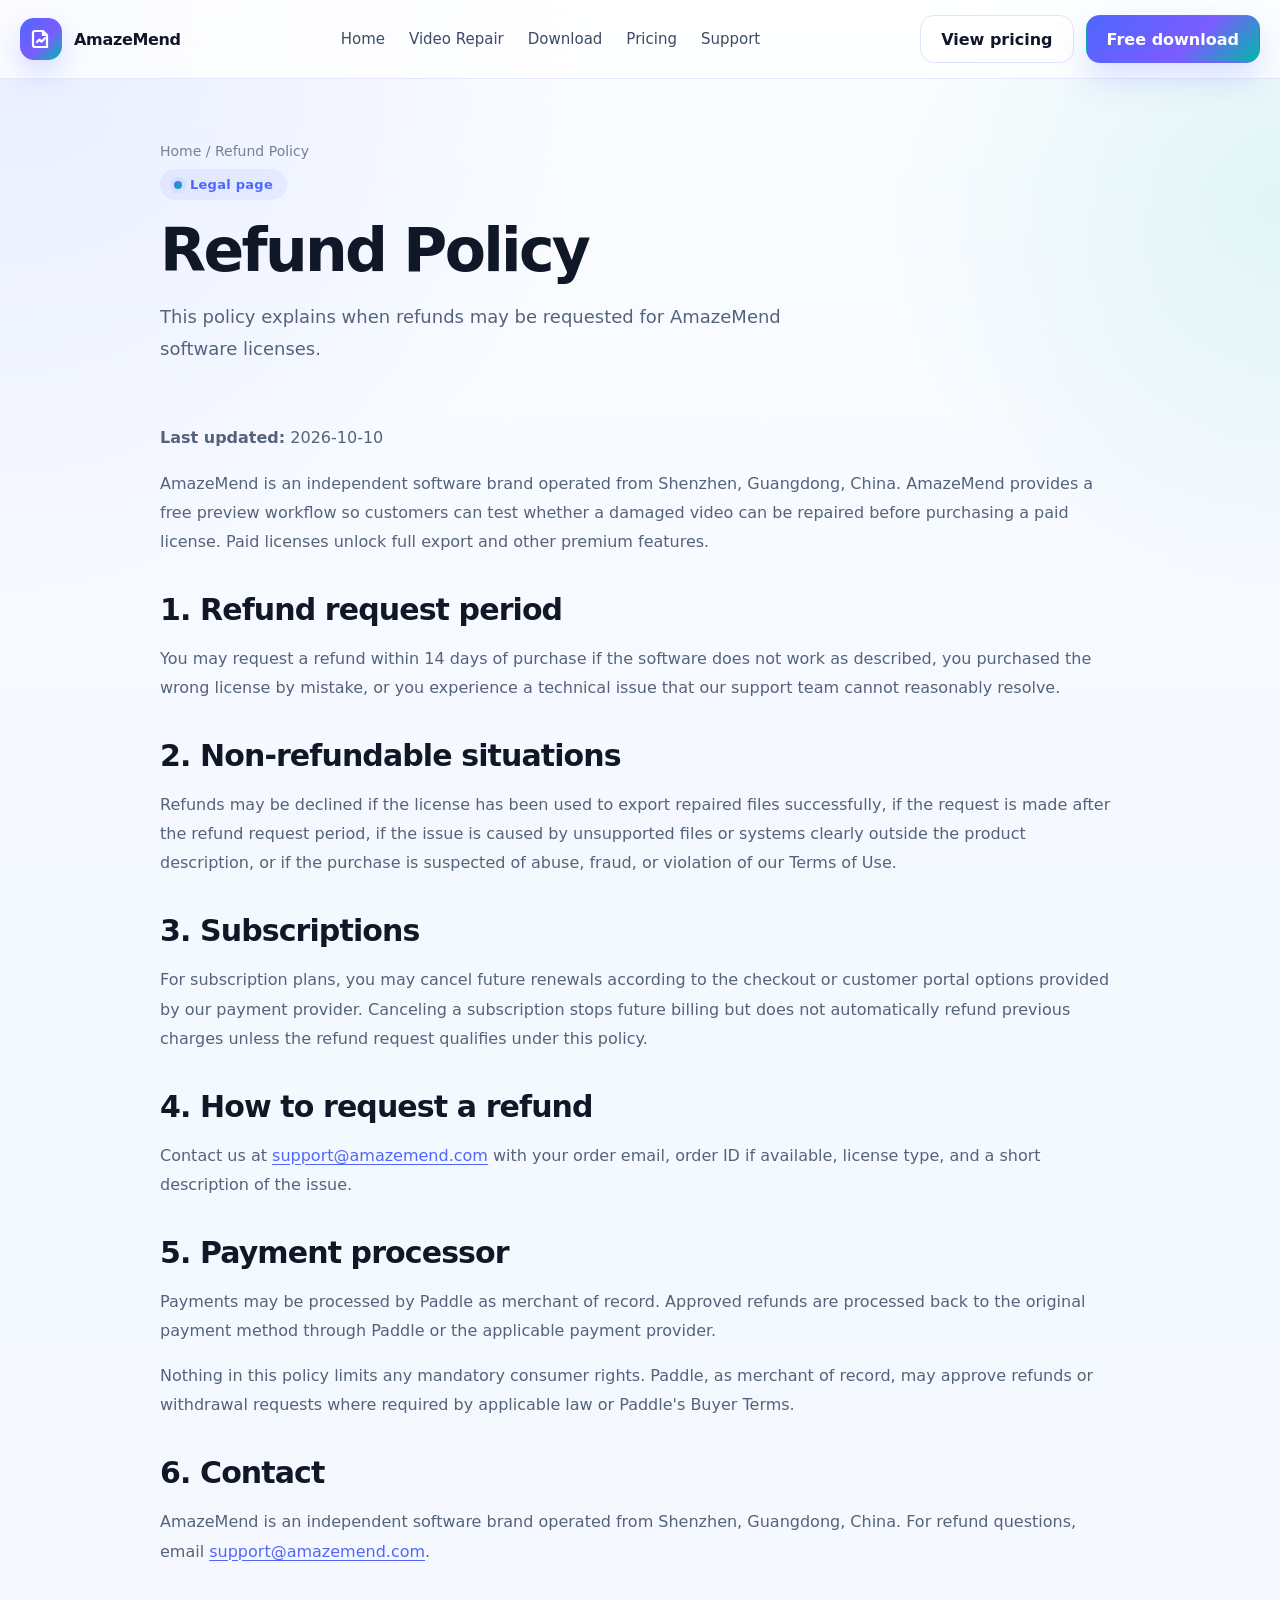
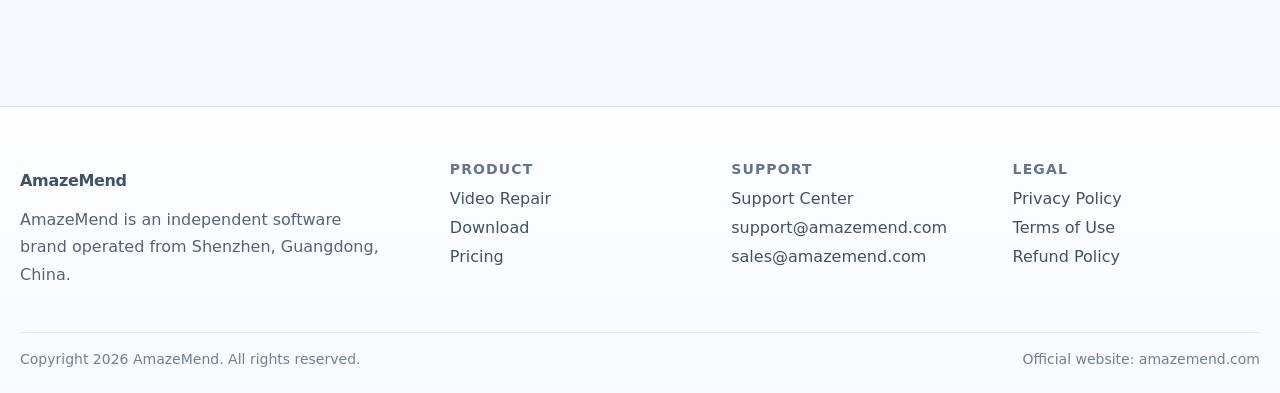
<file: refund-policy.html>
<!DOCTYPE html>
<html lang="en">
<head>
  <meta charset="utf-8">
  <meta name="viewport" content="width=device-width, initial-scale=1">
  <title>Refund Policy - AmazeMend</title>
  <meta name="description" content="Refund policy for AmazeMend software licenses.">
  <link rel="canonical" href="https://amazemend.com/refund-policy.html">
  <meta property="og:title" content="Refund Policy - AmazeMend">
  <meta property="og:description" content="Refund policy for AmazeMend software licenses.">
  <meta property="og:type" content="website">
  <meta property="og:url" content="https://amazemend.com/refund-policy.html">
  <meta name="twitter:card" content="summary_large_image">
  <link rel="icon" href="assets/img/favicon.svg" type="image/svg+xml">
  <link rel="stylesheet" href="assets/css/style.css?v=20261010-5">
</head>
<body class="page-legal">

<header class="site-header">
  <div class="container">
    <div class="navbar">
      <a class="brand" href="index.html" aria-label="Home">
        <span class="brand-mark">
          <svg viewBox="0 0 24 24" fill="none" aria-hidden="true"><path d="M6 4h8l4 4v12H6a2 2 0 0 1-2-2V6a2 2 0 0 1 2-2Z" stroke="currentColor" stroke-width="2.2"/><path d="M14 4v4h4" stroke="currentColor" stroke-width="2.2"/><path d="m8 15 2.4-2.4 2.1 2.1 3.5-3.5" stroke="currentColor" stroke-width="2.2" stroke-linecap="round" stroke-linejoin="round"/></svg>
        </span>
        <span data-brand>AmazeMend</span>
      </a>
      <nav class="nav-links" aria-label="Primary">
        <a href="index.html" data-nav>Home</a>
        <a href="video-repair.html" data-nav>Video Repair</a>
        <a href="download.html" data-nav>Download</a>
        <a href="pricing.html" data-nav>Pricing</a>
        <a href="support.html" data-nav>Support</a>
      </nav>
      <div class="nav-actions">
        <a class="btn btn-secondary" href="pricing.html">View pricing</a>
        <a class="btn btn-primary" href="https://download.amazemend.com/installers/AmazeMendSetup-1.0.1.exe?v=20261011" data-download>Free download</a>
        <button class="menu-toggle" type="button" aria-label="Open navigation" aria-expanded="false" data-menu-toggle>Menu</button>
      </div>
    </div>
    <div class="mobile-nav" data-mobile-nav>
      <a href="index.html" data-nav>Home</a>
      <a href="video-repair.html" data-nav>Video Repair</a>
      <a href="download.html" data-nav>Download</a>
      <a href="pricing.html" data-nav>Pricing</a>
      <a href="support.html" data-nav>Support</a>
    </div>
  </div>
</header>

<main>
  <section class="page-hero">
    <div class="container legal">
      <div class="crumb">Home / Refund Policy</div>
      <span class="eyebrow">Legal page</span>
      <h1>Refund Policy</h1>
      <p class="lead">This policy explains when refunds may be requested for AmazeMend software licenses.</p>
    </div>
  </section>
  <section class="section-tight">
    <div class="container legal">
      <p><strong>Last updated:</strong> <span data-legal-updated-date>2026-10-10</span></p>
      <p>AmazeMend is an independent software brand operated from Shenzhen, Guangdong, China. AmazeMend provides a free preview workflow so customers can test whether a damaged video can be repaired before purchasing a paid license. Paid licenses unlock full export and other premium features.</p>
      <h2>1. Refund request period</h2>
      <p>You may request a refund within 14 days of purchase if the software does not work as described, you purchased the wrong license by mistake, or you experience a technical issue that our support team cannot reasonably resolve.</p>
      <h2>2. Non-refundable situations</h2>
      <p>Refunds may be declined if the license has been used to export repaired files successfully, if the request is made after the refund request period, if the issue is caused by unsupported files or systems clearly outside the product description, or if the purchase is suspected of abuse, fraud, or violation of our Terms of Use.</p>
      <h2>3. Subscriptions</h2>
      <p>For subscription plans, you may cancel future renewals according to the checkout or customer portal options provided by our payment provider. Canceling a subscription stops future billing but does not automatically refund previous charges unless the refund request qualifies under this policy.</p>
      <h2>4. How to request a refund</h2>
      <p>Contact us at <a href="mailto:support@amazemend.com" data-support-email>support@amazemend.com</a> with your order email, order ID if available, license type, and a short description of the issue.</p>
      <h2>5. Payment processor</h2>
      <p>Payments may be processed by Paddle as merchant of record. Approved refunds are processed back to the original payment method through Paddle or the applicable payment provider.</p>
      <p>Nothing in this policy limits any mandatory consumer rights. Paddle, as merchant of record, may approve refunds or withdrawal requests where required by applicable law or Paddle's Buyer Terms.</p>
      <h2>6. Contact</h2>
      <p>AmazeMend is an independent software brand operated from <span data-address>Shenzhen, Guangdong, China</span>. For refund questions, email <a href="mailto:support@amazemend.com" data-support-email>support@amazemend.com</a>.</p>
    </div>
  </section>
</main>

<footer class="site-footer">
  <div class="container">
    <div class="footer-grid">
      <div class="footer-brand">
        <a class="brand" href="index.html"><span data-brand>AmazeMend</span></a>
        <p>AmazeMend is an independent software brand operated from Shenzhen, Guangdong, China.</p>
      </div>
      <div>
        <h4>Product</h4>
        <a href="video-repair.html">Video Repair</a>
        <a href="download.html">Download</a>
        <a href="pricing.html">Pricing</a>
      </div>
      <div>
        <h4>Support</h4>
        <a href="support.html">Support Center</a>
        <a href="mailto:support@amazemend.com" data-support-email>support@amazemend.com</a>
        <a href="mailto:sales@amazemend.com" data-sales-email>sales@amazemend.com</a>
      </div>
      <div>
        <h4>Legal</h4>
        <a href="privacy-policy.html">Privacy Policy</a>
        <a href="terms.html">Terms of Use</a>
        <a href="refund-policy.html">Refund Policy</a>
      </div>
    </div>
    <div class="footer-bottom">
      <span>Copyright <span data-year></span> <span data-brand>AmazeMend</span>. All rights reserved.</span>
      <span>Official website: amazemend.com</span>
    </div>
  </div>
</footer>

<script src="assets/js/config.js?v=20261011-1"></script>
<script src="assets/js/site.js?v=20261010-2"></script>
</body>
</html>
</file>
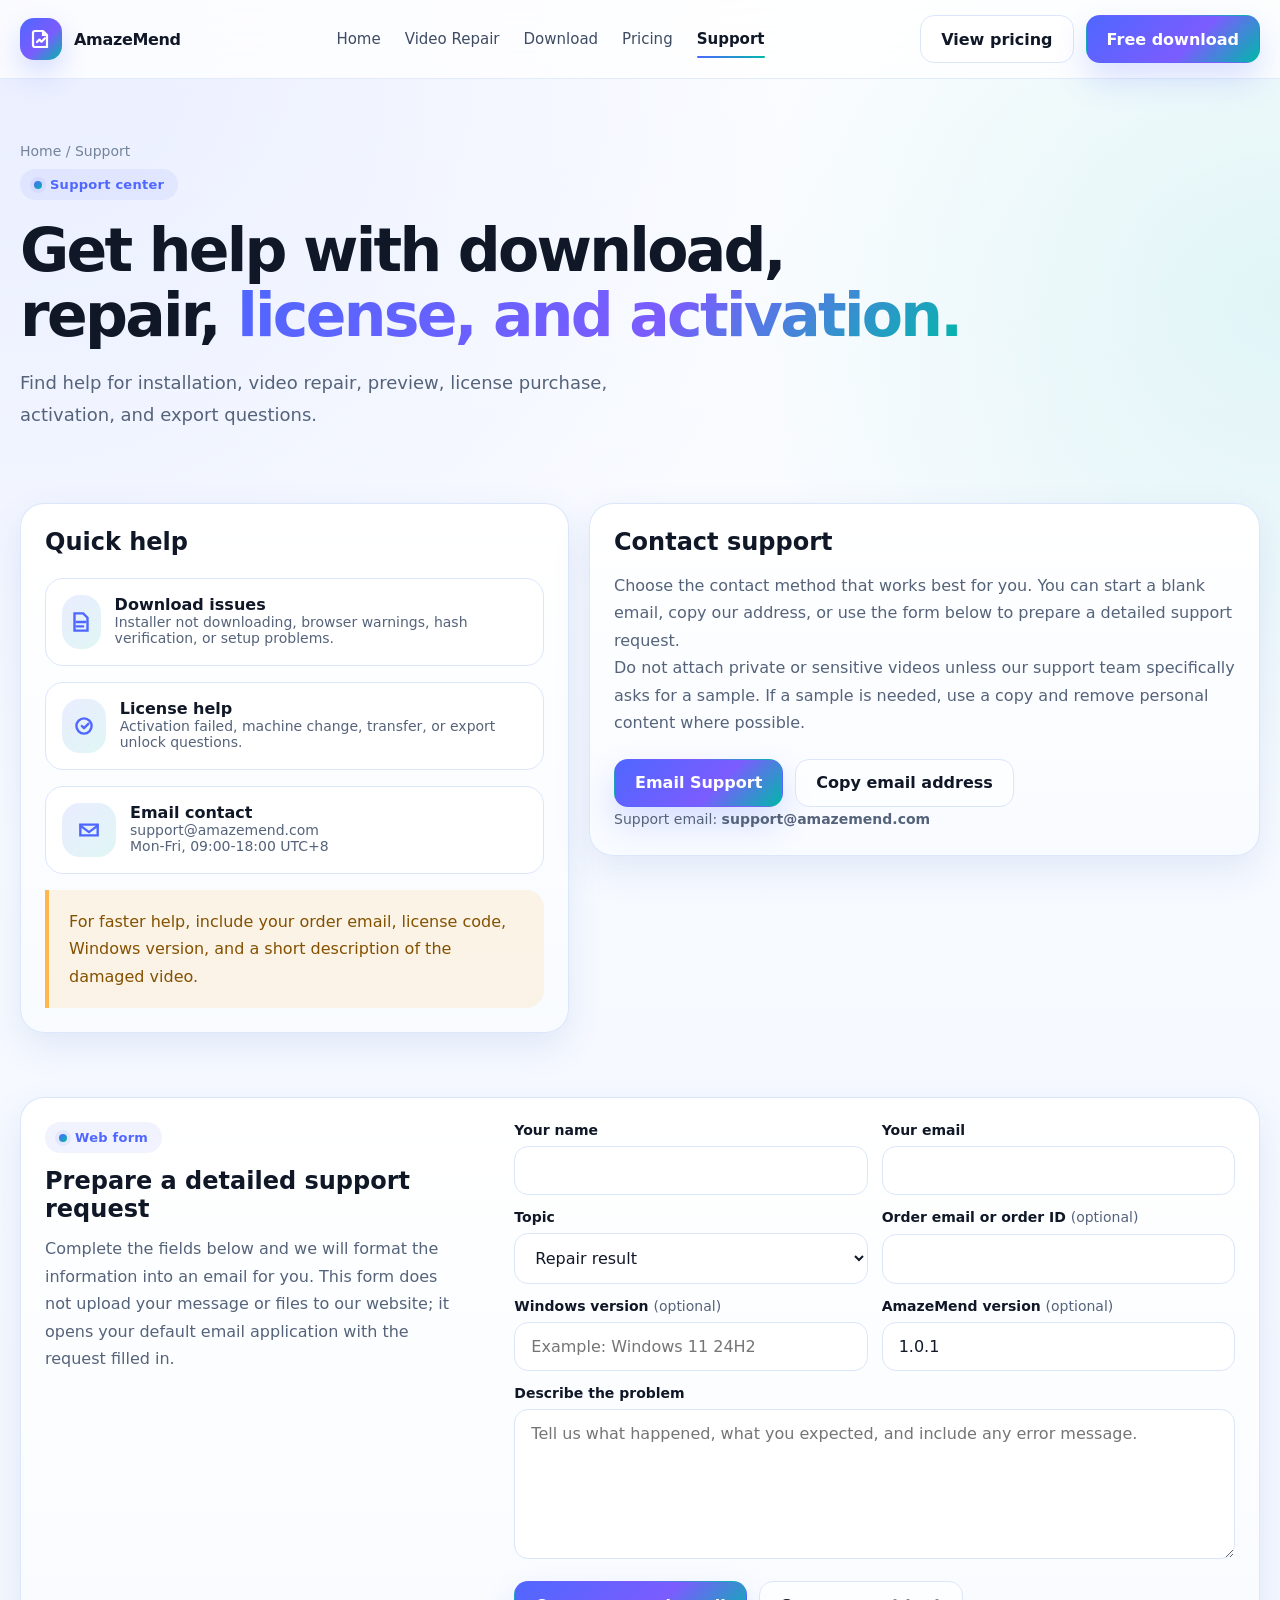
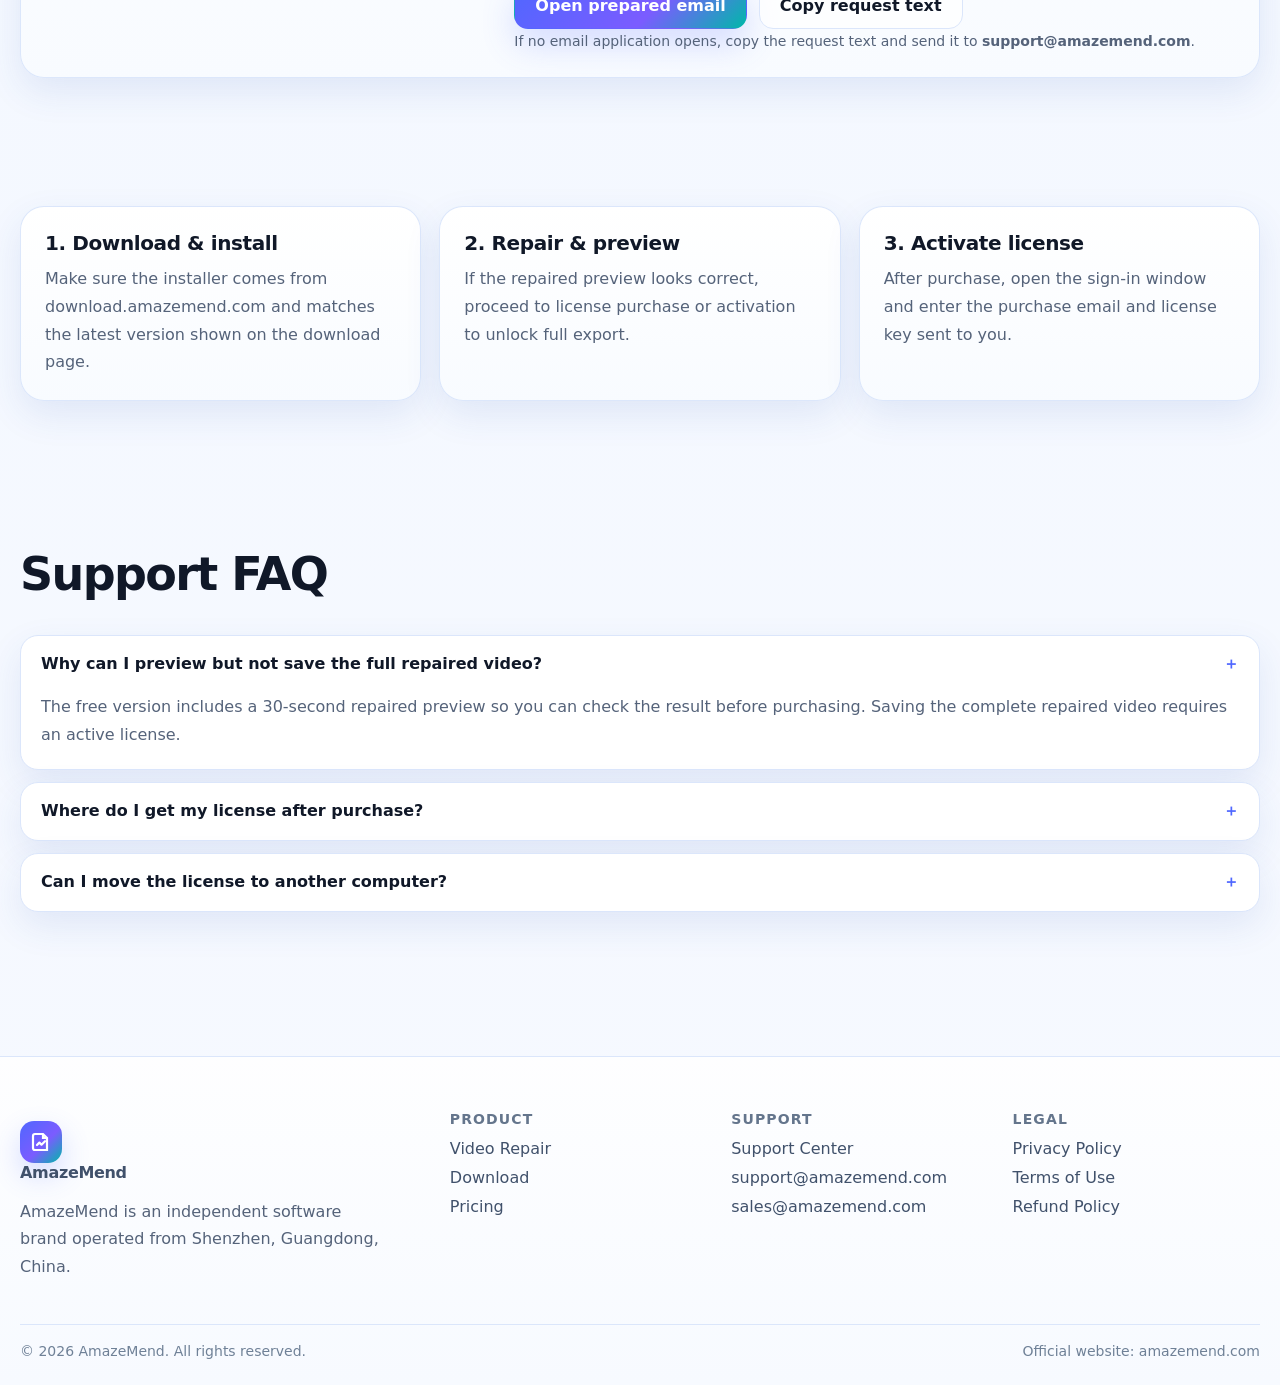
<file: support.html>
<!DOCTYPE html>
<html lang="en">
<head>
  <meta charset="utf-8">
  <meta name="viewport" content="width=device-width, initial-scale=1">
  <title>Support — AmazeMend</title>
  <meta name="description" content="Support center for download, repair, license, and activation questions.">
  <link rel="canonical" href="https://amazemend.com/support.html">
  <meta property="og:title" content="Support — AmazeMend">
  <meta property="og:description" content="Support center for download, repair, license, and activation questions.">
  <meta property="og:type" content="website">
  <meta property="og:url" content="https://amazemend.com/support.html">
  <meta name="twitter:card" content="summary_large_image">
  <link rel="icon" href="assets/img/favicon.svg" type="image/svg+xml">
  <link rel="stylesheet" href="assets/css/style.css?v=20261010-5">
</head>
<body class="page-support">

<header class="site-header">
  <div class="container">
    <div class="navbar">
      <a class="brand" href="index.html" aria-label="Home">
        <span class="brand-mark">
          <svg viewBox="0 0 24 24" fill="none" aria-hidden="true"><path d="M6 4h8l4 4v12H6a2 2 0 0 1-2-2V6a2 2 0 0 1 2-2Z" stroke="currentColor" stroke-width="2.2"/><path d="M14 4v4h4" stroke="currentColor" stroke-width="2.2"/><path d="m8 15 2.4-2.4 2.1 2.1 3.5-3.5" stroke="currentColor" stroke-width="2.2" stroke-linecap="round" stroke-linejoin="round"/></svg>
        </span>
        <span data-brand>AmazeMend</span>
      </a>
      <nav class="nav-links" aria-label="Primary">
        <a href="index.html" data-nav>Home</a>
        <a href="video-repair.html" data-nav>Video Repair</a>
        <a href="download.html" data-nav>Download</a>
        <a href="pricing.html" data-nav>Pricing</a>
        <a href="support.html" data-nav>Support</a>
      </nav>
      <div class="nav-actions">
        <a class="btn btn-secondary" href="pricing.html">View pricing</a>
        <a class="btn btn-primary" href="https://download.amazemend.com/installers/AmazeMendSetup-1.0.1.exe?v=20261011" data-download>Free download</a>
        <button class="menu-toggle" type="button" aria-label="Open navigation" aria-expanded="false" data-menu-toggle>☰</button>
      </div>
    </div>
    <div class="mobile-nav" data-mobile-nav>
      <a href="index.html" data-nav>Home</a>
      <a href="video-repair.html" data-nav>Video Repair</a>
      <a href="download.html" data-nav>Download</a>
      <a href="pricing.html" data-nav>Pricing</a>
      <a href="support.html" data-nav>Support</a>
    </div>
  </div>
</header>

<main>
  <section class="page-hero">
    <div class="container">
      <div class="crumb">Home / Support</div>
      <span class="eyebrow">Support center</span>
      <h1>Get help with download, repair, <span>license, and activation.</span></h1>
      <p class="lead">Find help for installation, video repair, preview, license purchase, activation, and export questions.</p>
    </div>
  </section>

  <section class="section-tight">
    <div class="container support-grid">
      <div class="card contact-card">
        <h2 class="support-title">Quick help</h2>
        <div class="contact-link"><div class="icon-box compact-icon"><svg viewBox="0 0 24 24" fill="none"><path d="M6 4h8l4 4v12H6z" stroke="currentColor" stroke-width="2.2"/><path d="M8 12h8M8 16h6" stroke="currentColor" stroke-width="2.2" stroke-linecap="round"/></svg></div><div><strong>Download issues</strong><div class="small">Installer not downloading, browser warnings, hash verification, or setup problems.</div></div></div>
        <div class="contact-link"><div class="icon-box compact-icon"><svg viewBox="0 0 24 24" fill="none"><path d="M5 12a7 7 0 1 0 14 0 7 7 0 0 0-14 0Z" stroke="currentColor" stroke-width="2.2"/><path d="m10 12 2 2 4-4" stroke="currentColor" stroke-width="2.2" stroke-linecap="round" stroke-linejoin="round"/></svg></div><div><strong>License help</strong><div class="small">Activation failed, machine change, transfer, or export unlock questions.</div></div></div>
        <div class="contact-link"><div class="icon-box compact-icon"><svg viewBox="0 0 24 24" fill="none"><path d="M4 7h16v10H4z" stroke="currentColor" stroke-width="2.2"/><path d="m4 8 8 6 8-6" stroke="currentColor" stroke-width="2.2" stroke-linecap="round" stroke-linejoin="round"/></svg></div><div><strong>Email contact</strong><div class="small"><a href="mailto:support@amazemend.com" data-support-email>support@amazemend.com</a><br><span data-support-hours>Mon-Fri, 09:00-18:00 UTC+8</span></div></div></div>
        <div class="notice">For faster help, include your order email, license code, Windows version, and a short description of the damaged video.</div>
      </div>
      <div class="card">
        <h2 class="support-title support-title-spaced">Contact support</h2>
        <p>Choose the contact method that works best for you. You can start a blank email, copy our address, or use the form below to prepare a detailed support request.</p>
        <p>Do not attach private or sensitive videos unless our support team specifically asks for a sample. If a sample is needed, use a copy and remove personal content where possible.</p>
        <div class="support-contact-options">
          <a class="btn btn-primary" href="mailto:support@amazemend.com?subject=AmazeMend%20Support%20Request">Email Support</a>
          <button class="btn btn-secondary" type="button" data-copy-support-email>Copy email address</button>
        </div>
        <p class="small support-email-line">Support email: <a href="mailto:support@amazemend.com" data-support-email>support@amazemend.com</a></p>
      </div>
    </div>
  </section>

  <section class="section-tight support-form-section">
    <div class="container">
      <div class="card support-form-card">
        <div class="support-form-intro">
          <span class="eyebrow">Web form</span>
          <h2 class="support-title">Prepare a detailed support request</h2>
          <p>Complete the fields below and we will format the information into an email for you. This form does not upload your message or files to our website; it opens your default email application with the request filled in.</p>
        </div>
        <form data-support-form>
          <div class="form-grid">
            <div class="field">
              <label for="support-name">Your name</label>
              <input id="support-name" name="name" type="text" autocomplete="name" required>
            </div>
            <div class="field">
              <label for="support-email">Your email</label>
              <input id="support-email" name="email" type="email" autocomplete="email" required>
            </div>
            <div class="field">
              <label for="support-topic">Topic</label>
              <select id="support-topic" name="topic" required>
                <option value="Repair result">Repair result</option>
                <option value="Download or installation">Download or installation</option>
                <option value="License or activation">License or activation</option>
                <option value="Purchase or refund">Purchase or refund</option>
                <option value="Other question">Other question</option>
              </select>
            </div>
            <div class="field">
              <label for="support-order">Order email or order ID <span class="optional-label">(optional)</span></label>
              <input id="support-order" name="order" type="text" autocomplete="off">
            </div>
            <div class="field">
              <label for="support-windows">Windows version <span class="optional-label">(optional)</span></label>
              <input id="support-windows" name="windows" type="text" placeholder="Example: Windows 11 24H2">
            </div>
            <div class="field">
              <label for="support-version">AmazeMend version <span class="optional-label">(optional)</span></label>
              <input id="support-version" name="version" type="text" data-support-version-input placeholder="Example: 1.0.0">
            </div>
            <div class="field full">
              <label for="support-message">Describe the problem</label>
              <textarea id="support-message" name="message" required placeholder="Tell us what happened, what you expected, and include any error message."></textarea>
            </div>
          </div>
          <div class="support-form-actions">
            <button class="btn btn-primary" type="submit">Open prepared email</button>
            <button class="btn btn-secondary" type="button" data-copy-support-request>Copy request text</button>
          </div>
          <p class="small support-form-note">If no email application opens, copy the request text and send it to <a href="mailto:support@amazemend.com" data-support-email>support@amazemend.com</a>.</p>
        </form>
      </div>
    </div>
  </section>

  <section class="section-tight">
    <div class="container grid-3">
      <div class="card"><h3>1. Download &amp; install</h3><p>Make sure the installer comes from download.amazemend.com and matches the latest version shown on the download page.</p></div>
      <div class="card"><h3>2. Repair &amp; preview</h3><p>If the repaired preview looks correct, proceed to license purchase or activation to unlock full export.</p></div>
      <div class="card"><h3>3. Activate license</h3><p>After purchase, open the sign-in window and enter the purchase email and license key sent to you.</p></div>
    </div>
  </section>

  <section class="section">
    <div class="container">
      <div class="section-head">
        <h2>Support FAQ</h2>
      </div>
      <div class="faq">
        <div class="faq-item open"><button class="faq-q" type="button" data-faq-button aria-expanded="true"><span>Why can I preview but not save the full repaired video?</span><span>＋</span></button><div class="faq-a">The free version includes a 30-second repaired preview so you can check the result before purchasing. Saving the complete repaired video requires an active license.</div></div>
        <div class="faq-item"><button class="faq-q" type="button" data-faq-button aria-expanded="false"><span>Where do I get my license after purchase?</span><span>＋</span></button><div class="faq-a">Your license key is sent to the email address used at checkout. Check your spam or junk folder if it does not appear, then contact support with your order email if you still cannot find it.</div></div>
        <div class="faq-item"><button class="faq-q" type="button" data-faq-button aria-expanded="false"><span>Can I move the license to another computer?</span><span>＋</span></button><div class="faq-a">A license is activated on one device at a time. Contact support before changing computers so we can help with the activation.</div></div>
      </div>
    </div>
  </section>
</main>

<footer class="site-footer">
  <div class="container">
    <div class="footer-grid">
      <div class="footer-brand">
        <a class="brand" href="index.html">
          <span class="brand-mark">
            <svg viewBox="0 0 24 24" fill="none" aria-hidden="true"><path d="M6 4h8l4 4v12H6a2 2 0 0 1-2-2V6a2 2 0 0 1 2-2Z" stroke="currentColor" stroke-width="2.2"/><path d="M14 4v4h4" stroke="currentColor" stroke-width="2.2"/><path d="m8 15 2.4-2.4 2.1 2.1 3.5-3.5" stroke="currentColor" stroke-width="2.2" stroke-linecap="round" stroke-linejoin="round"/></svg>
          </span>
          <span data-brand>AmazeMend</span>
        </a>
        <p>AmazeMend is an independent software brand operated from Shenzhen, Guangdong, China.</p>
      </div>
      <div>
        <h4>Product</h4>
        <a href="video-repair.html">Video Repair</a>
        <a href="download.html">Download</a>
        <a href="pricing.html">Pricing</a>
      </div>
      <div>
        <h4>Support</h4>
        <a href="support.html">Support Center</a>
        <a href="mailto:support@amazemend.com" data-support-email>support@amazemend.com</a>
        <a href="mailto:sales@amazemend.com" data-sales-email>sales@amazemend.com</a>
      </div>
      <div>
        <h4>Legal</h4>
        <a href="privacy-policy.html">Privacy Policy</a>
        <a href="terms.html">Terms of Use</a>
        <a href="refund-policy.html">Refund Policy</a>
      </div>
    </div>
    <div class="footer-bottom">
      <span>© <span data-year></span> <span data-brand>AmazeMend</span>. All rights reserved.</span>
      <span>Official website: amazemend.com</span>
    </div>
  </div>
</footer>

<script src="assets/js/config.js?v=20261011-1"></script>
<script src="assets/js/site.js?v=20261010-2"></script>
</body>
</html>
</file>
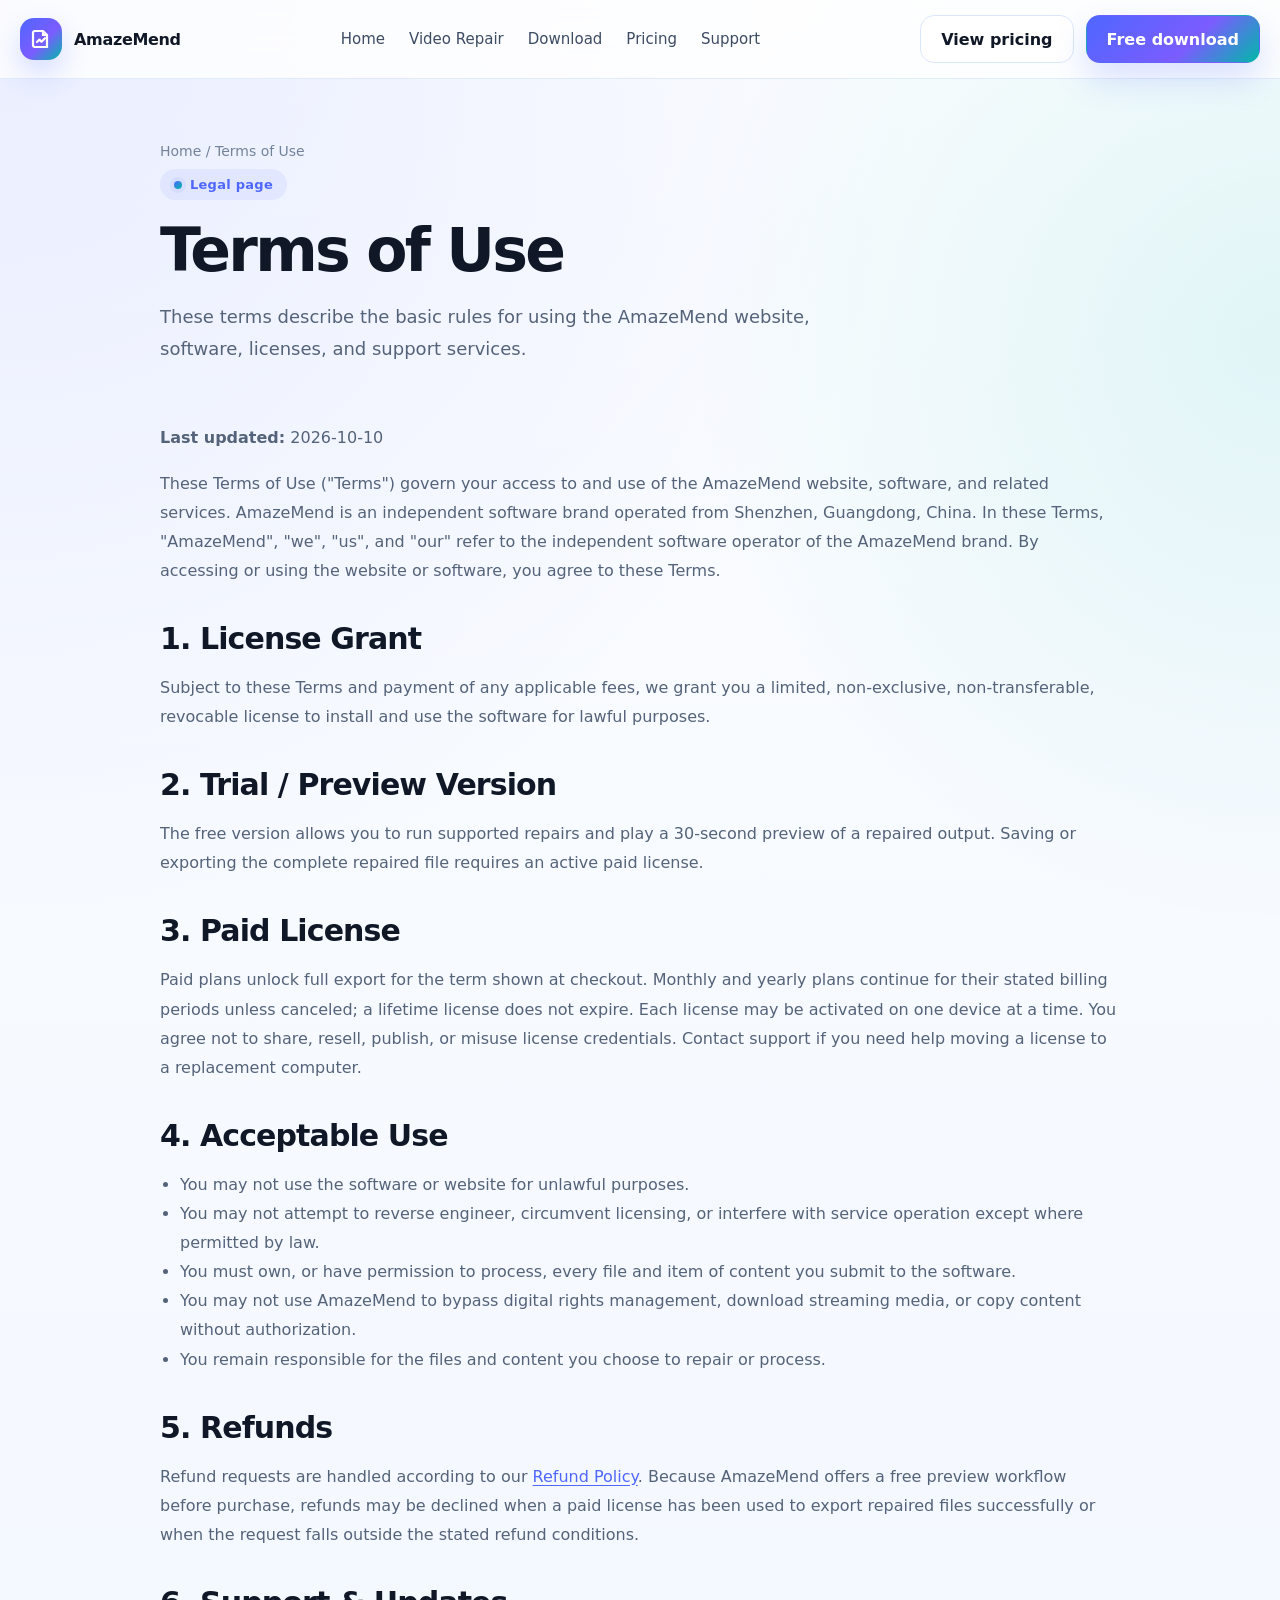
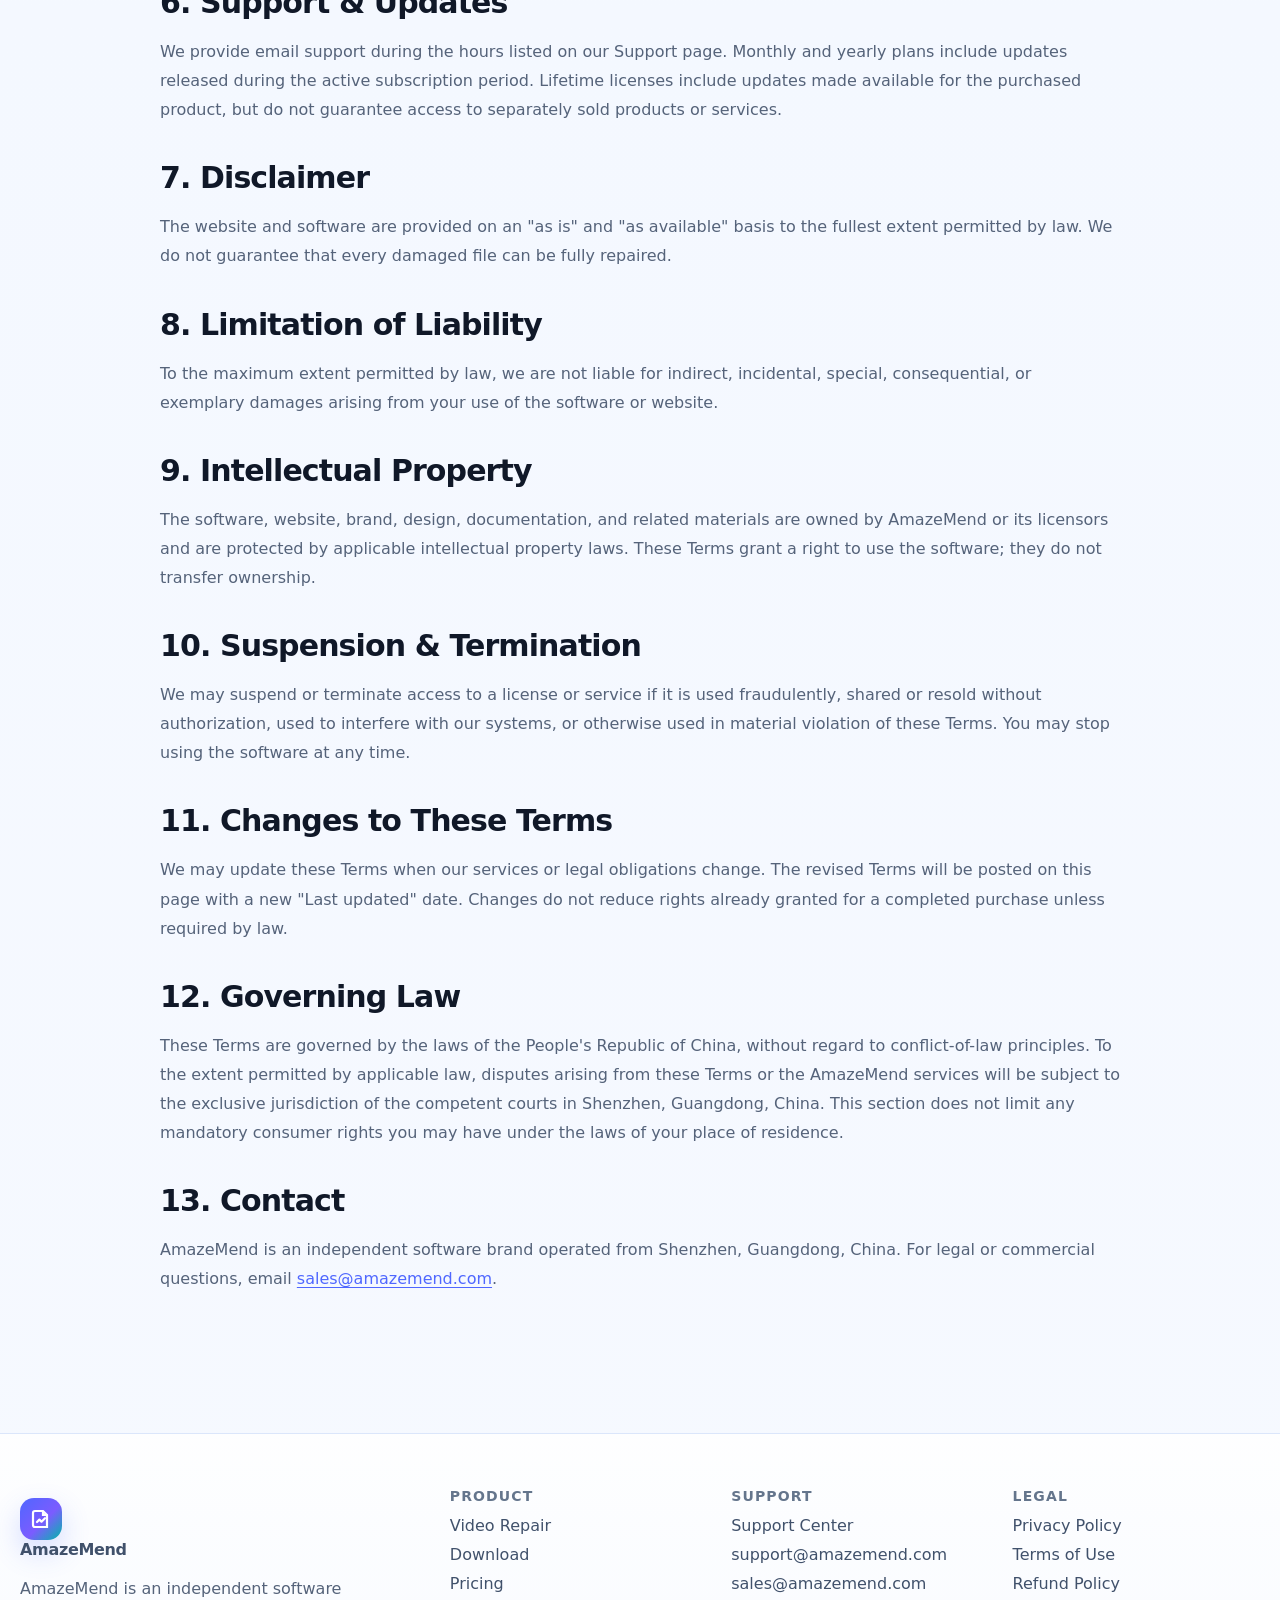
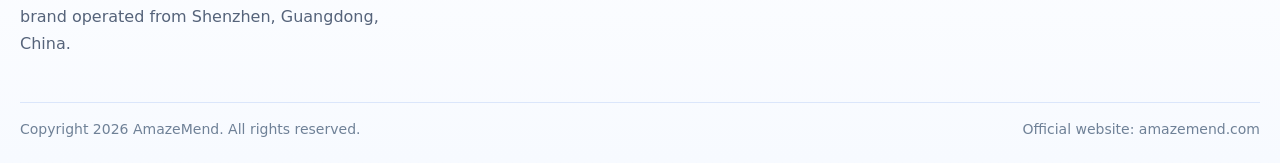
<file: terms.html>
<!DOCTYPE html>
<html lang="en">
<head>
  <meta charset="utf-8">
  <meta name="viewport" content="width=device-width, initial-scale=1">
  <title>Terms of Use - AmazeMend</title>
  <meta name="description" content="Terms of use for the AmazeMend website and software.">
  <link rel="canonical" href="https://amazemend.com/terms.html">
  <meta property="og:title" content="Terms of Use - AmazeMend">
  <meta property="og:description" content="Terms of use for the AmazeMend website and software.">
  <meta property="og:type" content="website">
  <meta property="og:url" content="https://amazemend.com/terms.html">
  <meta name="twitter:card" content="summary_large_image">
  <link rel="icon" href="assets/img/favicon.svg" type="image/svg+xml">
  <link rel="stylesheet" href="assets/css/style.css?v=20261010-5">
</head>
<body class="page-legal">

<header class="site-header">
  <div class="container">
    <div class="navbar">
      <a class="brand" href="index.html" aria-label="Home">
        <span class="brand-mark">
          <svg viewBox="0 0 24 24" fill="none" aria-hidden="true"><path d="M6 4h8l4 4v12H6a2 2 0 0 1-2-2V6a2 2 0 0 1 2-2Z" stroke="currentColor" stroke-width="2.2"/><path d="M14 4v4h4" stroke="currentColor" stroke-width="2.2"/><path d="m8 15 2.4-2.4 2.1 2.1 3.5-3.5" stroke="currentColor" stroke-width="2.2" stroke-linecap="round" stroke-linejoin="round"/></svg>
        </span>
        <span data-brand>AmazeMend</span>
      </a>
      <nav class="nav-links" aria-label="Primary">
        <a href="index.html" data-nav>Home</a>
        <a href="video-repair.html" data-nav>Video Repair</a>
        <a href="download.html" data-nav>Download</a>
        <a href="pricing.html" data-nav>Pricing</a>
        <a href="support.html" data-nav>Support</a>
      </nav>
      <div class="nav-actions">
        <a class="btn btn-secondary" href="pricing.html">View pricing</a>
        <a class="btn btn-primary" href="https://download.amazemend.com/installers/AmazeMendSetup-1.0.1.exe?v=20261011" data-download>Free download</a>
        <button class="menu-toggle" type="button" aria-label="Open navigation" aria-expanded="false" data-menu-toggle>Menu</button>
      </div>
    </div>
    <div class="mobile-nav" data-mobile-nav>
      <a href="index.html" data-nav>Home</a>
      <a href="video-repair.html" data-nav>Video Repair</a>
      <a href="download.html" data-nav>Download</a>
      <a href="pricing.html" data-nav>Pricing</a>
      <a href="support.html" data-nav>Support</a>
    </div>
  </div>
</header>

<main>
  <section class="page-hero">
    <div class="container legal">
      <div class="crumb">Home / Terms of Use</div>
      <span class="eyebrow">Legal page</span>
      <h1>Terms of Use</h1>
      <p class="lead">These terms describe the basic rules for using the AmazeMend website, software, licenses, and support services.</p>
    </div>
  </section>
  <section class="section-tight">
    <div class="container legal">
      <p><strong>Last updated:</strong> <span data-legal-updated-date>2026-10-10</span></p>
      <p>These Terms of Use ("Terms") govern your access to and use of the AmazeMend website, software, and related services. AmazeMend is an independent software brand operated from Shenzhen, Guangdong, China. In these Terms, "AmazeMend", "we", "us", and "our" refer to the independent software operator of the AmazeMend brand. By accessing or using the website or software, you agree to these Terms.</p>
      <h2>1. License Grant</h2>
      <p>Subject to these Terms and payment of any applicable fees, we grant you a limited, non-exclusive, non-transferable, revocable license to install and use the software for lawful purposes.</p>
      <h2>2. Trial / Preview Version</h2>
      <p>The free version allows you to run supported repairs and play a 30-second preview of a repaired output. Saving or exporting the complete repaired file requires an active paid license.</p>
      <h2>3. Paid License</h2>
      <p>Paid plans unlock full export for the term shown at checkout. Monthly and yearly plans continue for their stated billing periods unless canceled; a lifetime license does not expire. Each license may be activated on one device at a time. You agree not to share, resell, publish, or misuse license credentials. Contact support if you need help moving a license to a replacement computer.</p>
      <h2>4. Acceptable Use</h2>
      <ul>
        <li>You may not use the software or website for unlawful purposes.</li>
        <li>You may not attempt to reverse engineer, circumvent licensing, or interfere with service operation except where permitted by law.</li>
        <li>You must own, or have permission to process, every file and item of content you submit to the software.</li>
        <li>You may not use AmazeMend to bypass digital rights management, download streaming media, or copy content without authorization.</li>
        <li>You remain responsible for the files and content you choose to repair or process.</li>
      </ul>
      <h2>5. Refunds</h2>
      <p>Refund requests are handled according to our <a href="refund-policy.html">Refund Policy</a>. Because AmazeMend offers a free preview workflow before purchase, refunds may be declined when a paid license has been used to export repaired files successfully or when the request falls outside the stated refund conditions.</p>
      <h2>6. Support &amp; Updates</h2>
      <p>We provide email support during the hours listed on our Support page. Monthly and yearly plans include updates released during the active subscription period. Lifetime licenses include updates made available for the purchased product, but do not guarantee access to separately sold products or services.</p>
      <h2>7. Disclaimer</h2>
      <p>The website and software are provided on an "as is" and "as available" basis to the fullest extent permitted by law. We do not guarantee that every damaged file can be fully repaired.</p>
      <h2>8. Limitation of Liability</h2>
      <p>To the maximum extent permitted by law, we are not liable for indirect, incidental, special, consequential, or exemplary damages arising from your use of the software or website.</p>
      <h2>9. Intellectual Property</h2>
      <p>The software, website, brand, design, documentation, and related materials are owned by AmazeMend or its licensors and are protected by applicable intellectual property laws. These Terms grant a right to use the software; they do not transfer ownership.</p>
      <h2>10. Suspension &amp; Termination</h2>
      <p>We may suspend or terminate access to a license or service if it is used fraudulently, shared or resold without authorization, used to interfere with our systems, or otherwise used in material violation of these Terms. You may stop using the software at any time.</p>
      <h2>11. Changes to These Terms</h2>
      <p>We may update these Terms when our services or legal obligations change. The revised Terms will be posted on this page with a new "Last updated" date. Changes do not reduce rights already granted for a completed purchase unless required by law.</p>
      <h2>12. Governing Law</h2>
      <p>These Terms are governed by the laws of the People's Republic of China, without regard to conflict-of-law principles. To the extent permitted by applicable law, disputes arising from these Terms or the AmazeMend services will be subject to the exclusive jurisdiction of the competent courts in Shenzhen, Guangdong, China. This section does not limit any mandatory consumer rights you may have under the laws of your place of residence.</p>
      <h2>13. Contact</h2>
      <p>AmazeMend is an independent software brand operated from <span data-address>Shenzhen, Guangdong, China</span>. For legal or commercial questions, email <a href="mailto:sales@amazemend.com" data-sales-email>sales@amazemend.com</a>.</p>
    </div>
  </section>
</main>

<footer class="site-footer">
  <div class="container">
    <div class="footer-grid">
      <div class="footer-brand">
        <a class="brand" href="index.html">
          <span class="brand-mark">
            <svg viewBox="0 0 24 24" fill="none" aria-hidden="true"><path d="M6 4h8l4 4v12H6a2 2 0 0 1-2-2V6a2 2 0 0 1 2-2Z" stroke="currentColor" stroke-width="2.2"/><path d="M14 4v4h4" stroke="currentColor" stroke-width="2.2"/><path d="m8 15 2.4-2.4 2.1 2.1 3.5-3.5" stroke="currentColor" stroke-width="2.2" stroke-linecap="round" stroke-linejoin="round"/></svg>
          </span>
          <span data-brand>AmazeMend</span>
        </a>
        <p>AmazeMend is an independent software brand operated from Shenzhen, Guangdong, China.</p>
      </div>
      <div>
        <h4>Product</h4>
        <a href="video-repair.html">Video Repair</a>
        <a href="download.html">Download</a>
        <a href="pricing.html">Pricing</a>
      </div>
      <div>
        <h4>Support</h4>
        <a href="support.html">Support Center</a>
        <a href="mailto:support@amazemend.com" data-support-email>support@amazemend.com</a>
        <a href="mailto:sales@amazemend.com" data-sales-email>sales@amazemend.com</a>
      </div>
      <div>
        <h4>Legal</h4>
        <a href="privacy-policy.html">Privacy Policy</a>
        <a href="terms.html">Terms of Use</a>
        <a href="refund-policy.html">Refund Policy</a>
      </div>
    </div>
    <div class="footer-bottom">
      <span>Copyright <span data-year></span> <span data-brand>AmazeMend</span>. All rights reserved.</span>
      <span>Official website: amazemend.com</span>
    </div>
  </div>
</footer>

<script src="assets/js/config.js?v=20261011-1"></script>
<script src="assets/js/site.js?v=20261010-2"></script>
</body>
</html>
</file>
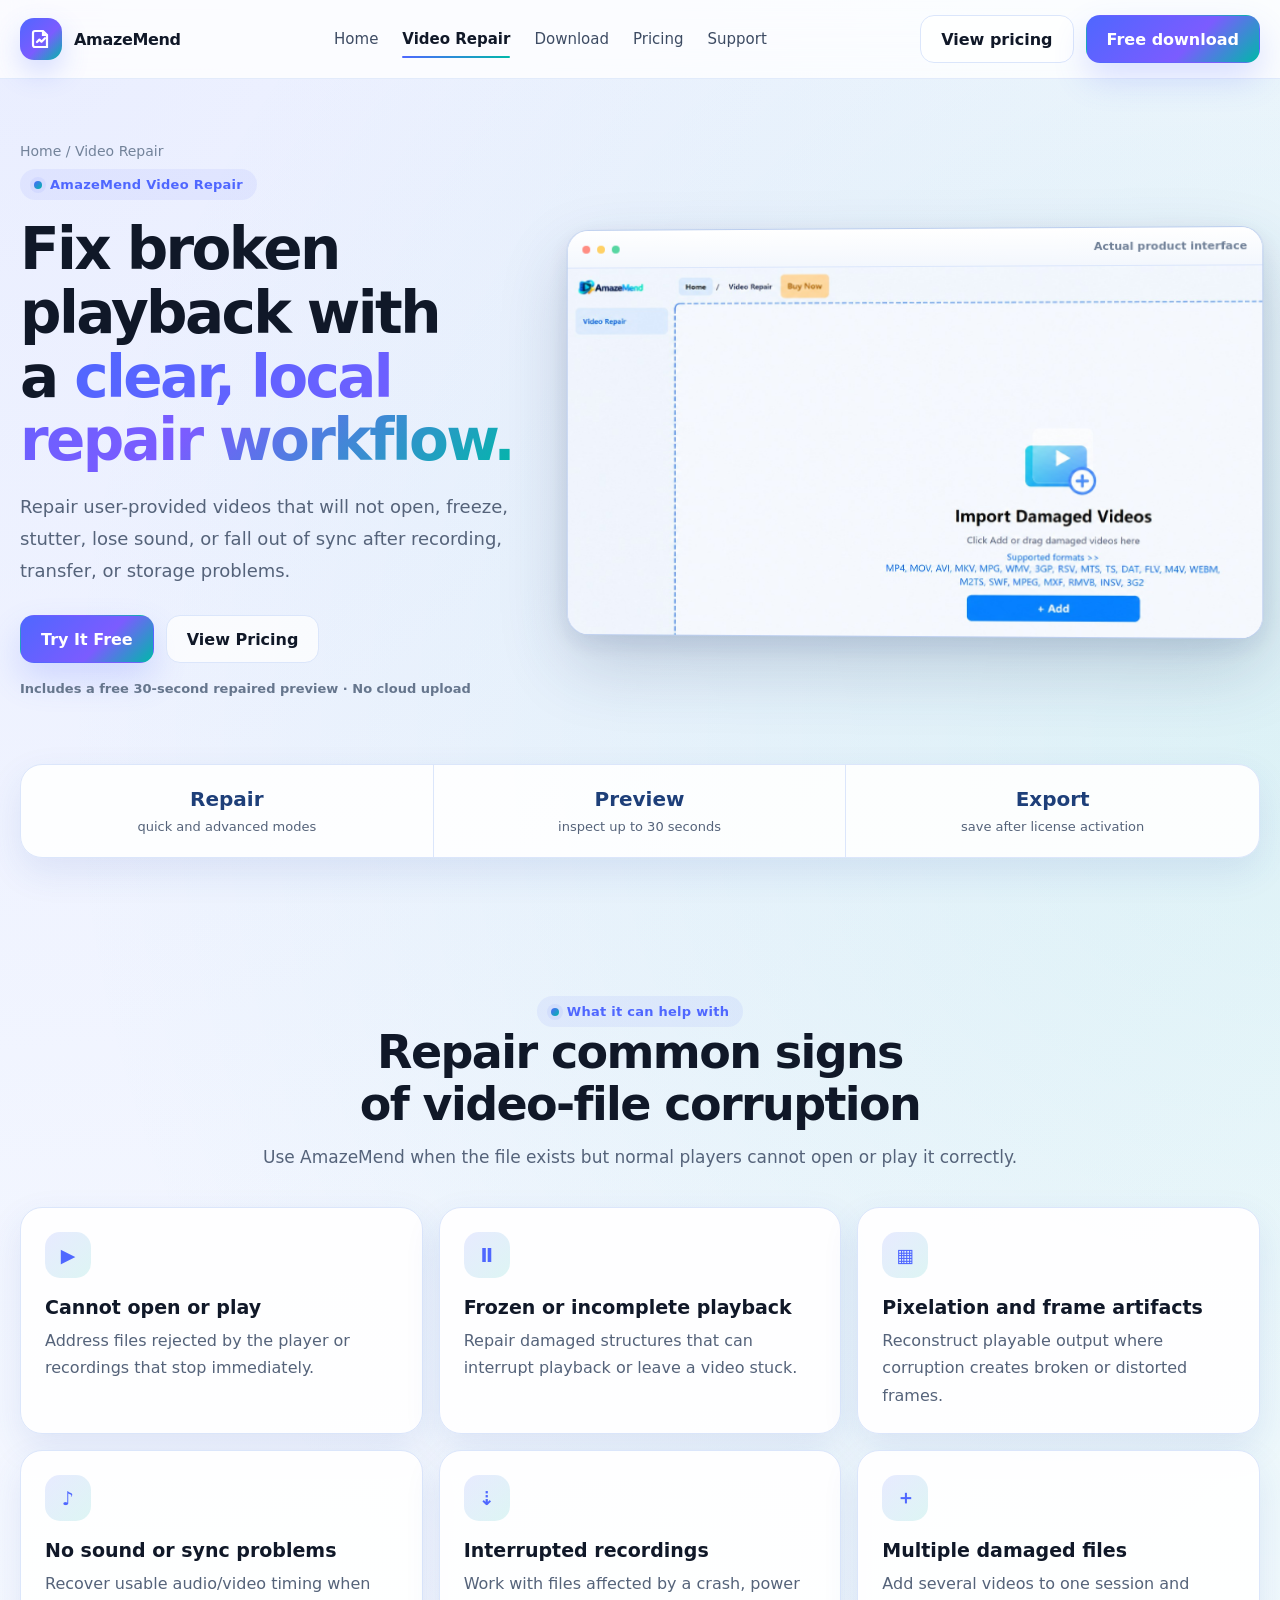
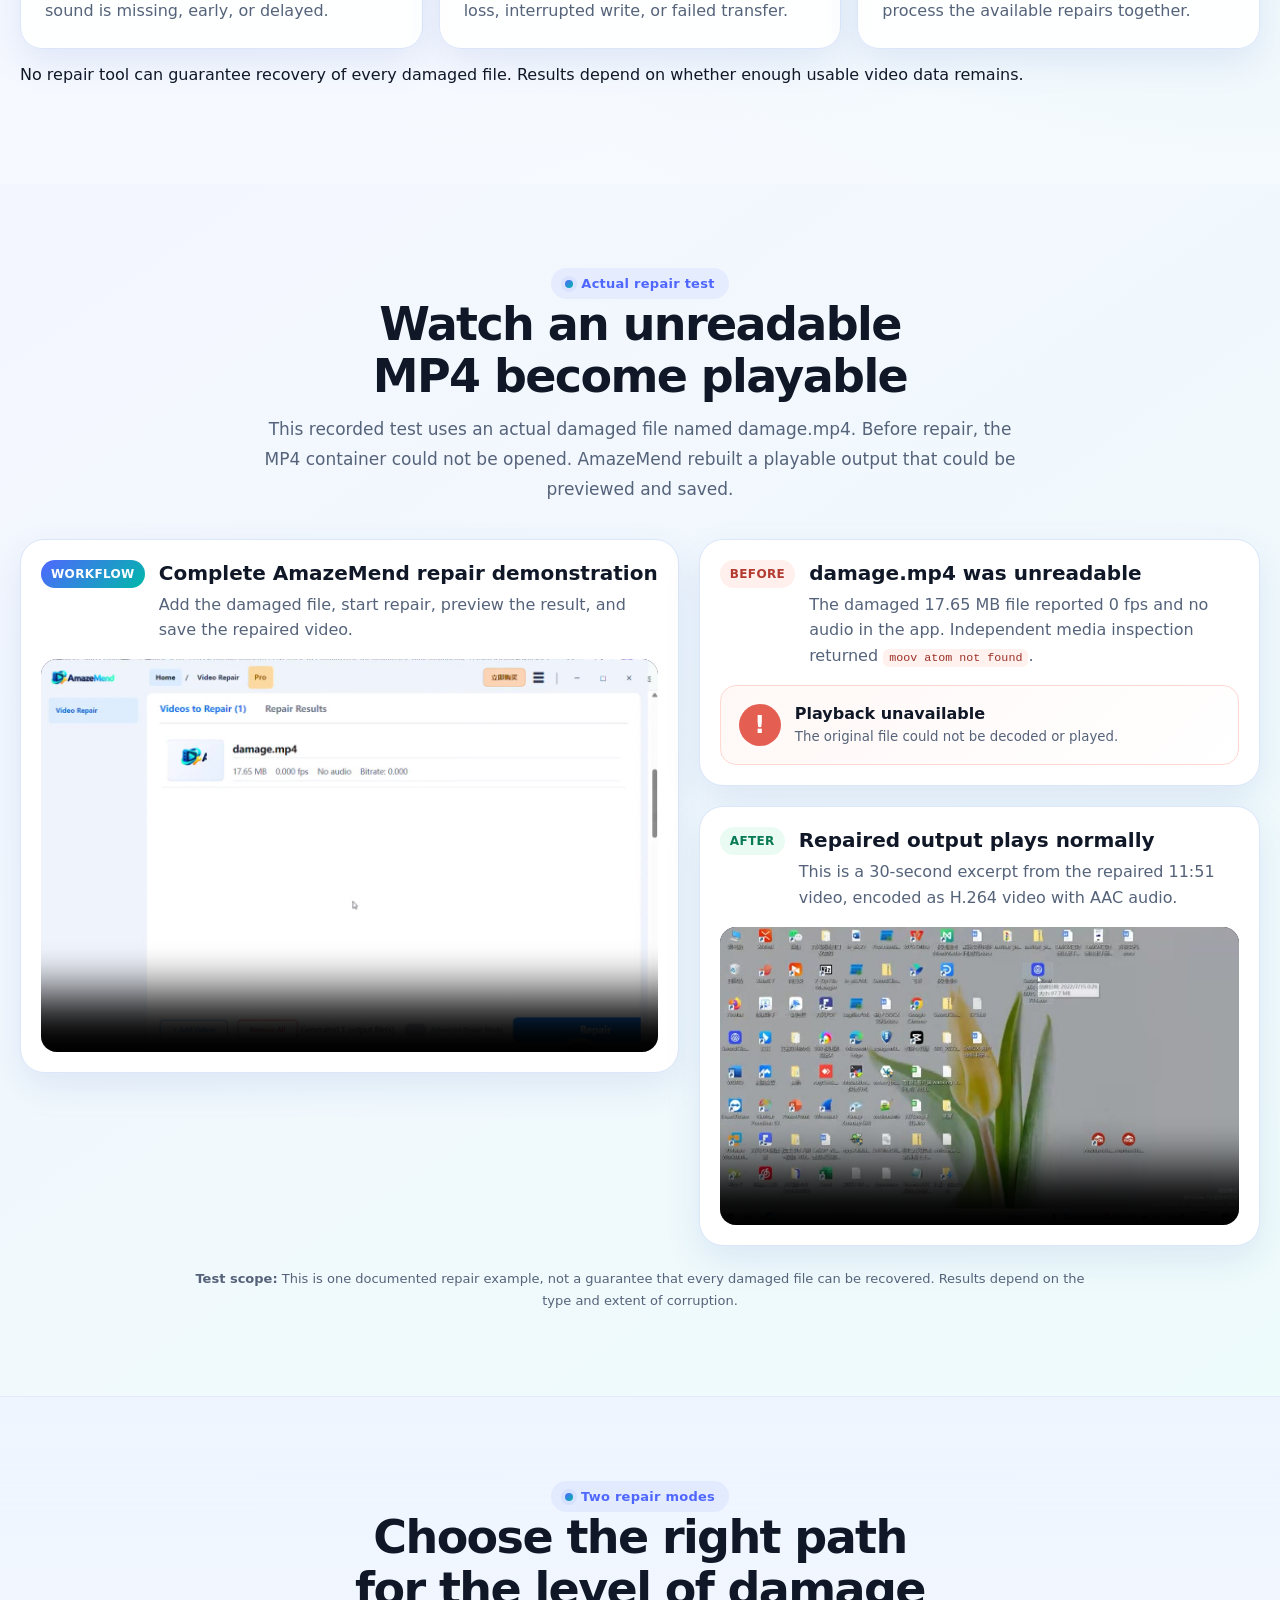
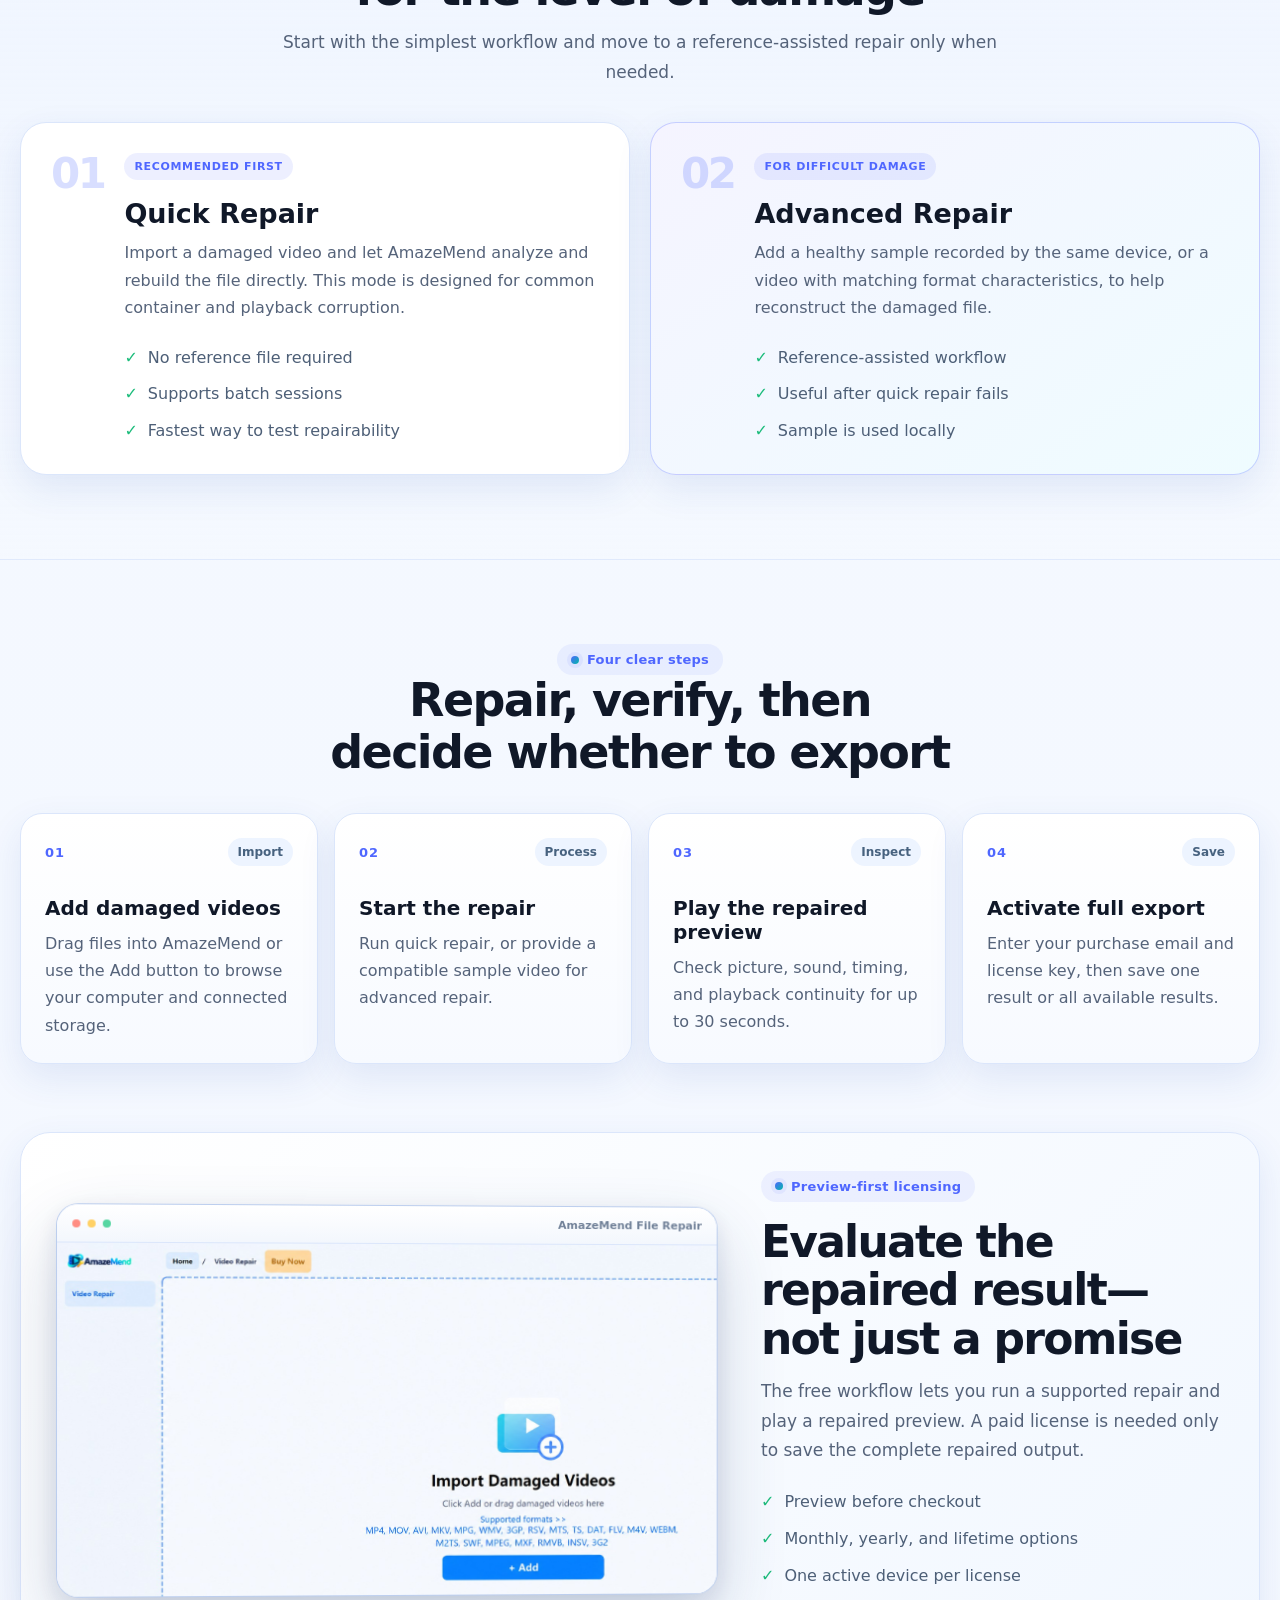
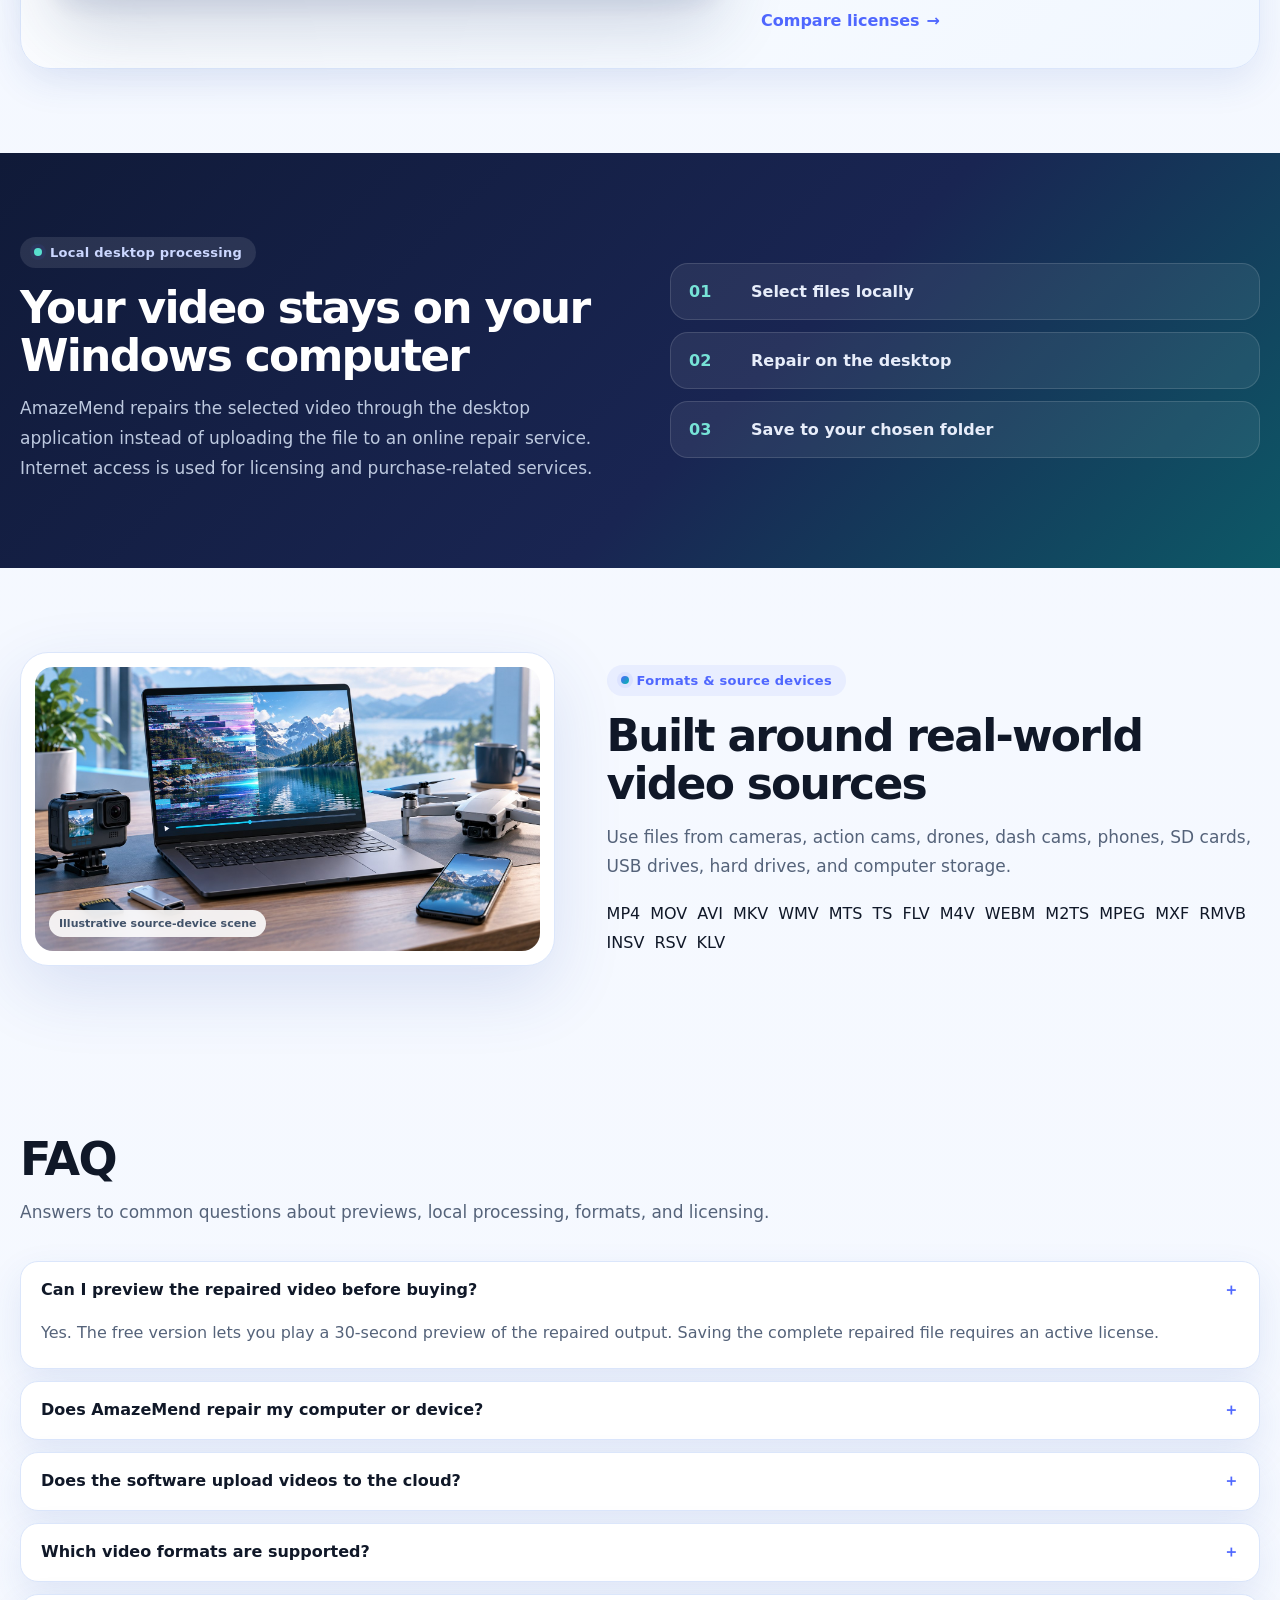
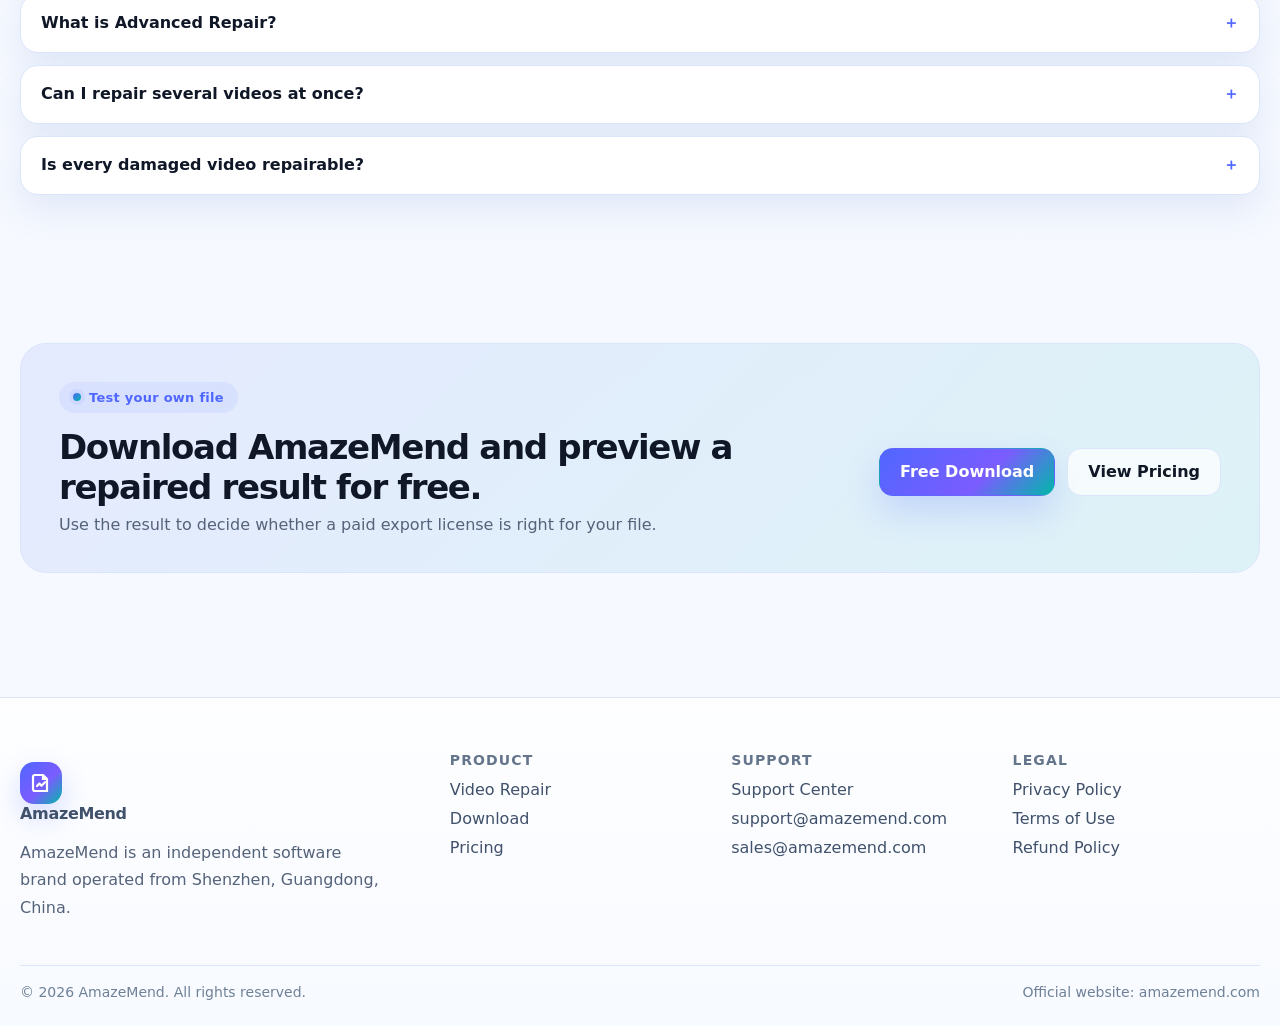
<file: video-repair.html>
<!DOCTYPE html>
<html lang="en">
<head>
  <meta charset="utf-8">
  <meta name="viewport" content="width=device-width, initial-scale=1">
  <title>AmazeMend Video Repair — Product Features &amp; Workflow</title>
  <meta name="description" content="AmazeMend Video Repair fixes damaged, unplayable, frozen, and corrupted videos with a preview-before-export workflow.">
  <link rel="canonical" href="https://amazemend.com/video-repair.html">
  <meta property="og:title" content="AmazeMend Video Repair — Product Features & Workflow">
  <meta property="og:description" content="Repair damaged videos from cameras, drones, phones, SD cards, and desktop storage with AmazeMend.">
  <meta property="og:type" content="website">
  <meta property="og:url" content="https://amazemend.com/video-repair.html">
  <meta property="og:image" content="https://amazemend.com/assets/img/amazemend-app-product.jpg">
  <meta name="twitter:card" content="summary_large_image">
  <link rel="icon" href="assets/img/favicon.svg" type="image/svg+xml">
  <link rel="stylesheet" href="assets/css/style.css?v=20261010-5">
</head>
<body class="page-product">

<header class="site-header">
  <div class="container">
    <div class="navbar">
      <a class="brand" href="index.html" aria-label="Home">
        <span class="brand-mark">
          <svg viewBox="0 0 24 24" fill="none" aria-hidden="true"><path d="M6 4h8l4 4v12H6a2 2 0 0 1-2-2V6a2 2 0 0 1 2-2Z" stroke="currentColor" stroke-width="2.2"/><path d="M14 4v4h4" stroke="currentColor" stroke-width="2.2"/><path d="m8 15 2.4-2.4 2.1 2.1 3.5-3.5" stroke="currentColor" stroke-width="2.2" stroke-linecap="round" stroke-linejoin="round"/></svg>
        </span>
        <span data-brand>AmazeMend</span>
      </a>
      <nav class="nav-links" aria-label="Primary">
        <a href="index.html" data-nav>Home</a>
        <a href="video-repair.html" data-nav>Video Repair</a>
        <a href="download.html" data-nav>Download</a>
        <a href="pricing.html" data-nav>Pricing</a>
        <a href="support.html" data-nav>Support</a>
      </nav>
      <div class="nav-actions">
        <a class="btn btn-secondary" href="pricing.html">View pricing</a>
        <a class="btn btn-primary" href="https://download.amazemend.com/installers/AmazeMendSetup-1.0.1.exe?v=20261011" data-download>Free download</a>
        <button class="menu-toggle" type="button" aria-label="Open navigation" aria-expanded="false" data-menu-toggle>☰</button>
      </div>
    </div>
    <div class="mobile-nav" data-mobile-nav>
      <a href="index.html" data-nav>Home</a>
      <a href="video-repair.html" data-nav>Video Repair</a>
      <a href="download.html" data-nav>Download</a>
      <a href="pricing.html" data-nav>Pricing</a>
      <a href="support.html" data-nav>Support</a>
    </div>
  </div>
</header>

<main>
  <section class="page-hero product-page-hero">
    <div class="container">
      <div class="crumb">Home / Video Repair</div>
      <div class="product-hero-grid">
        <div>
          <span class="eyebrow">AmazeMend Video Repair</span>
          <h1>Fix broken playback with a <span>clear, local repair workflow.</span></h1>
          <p class="lead">Repair user-provided videos that will not open, freeze, stutter, lose sound, or fall out of sync after recording, transfer, or storage problems.</p>
          <div class="inline-actions"><a class="btn btn-primary" href="https://download.amazemend.com/installers/AmazeMendSetup-1.0.1.exe?v=20261011" data-download>Try It Free</a><a class="btn btn-secondary" href="pricing.html">View Pricing</a></div>
          <div class="hero-note">Includes a free 30-second repaired preview · No cloud upload</div>
        </div>
        <div class="product-window product-window-hero">
          <div class="product-window-bar"><span></span><span></span><span></span><strong>Actual product interface</strong></div>
          <img src="assets/img/amazemend-app-product.jpg" width="1721" height="914" alt="AmazeMend Video Repair desktop interface">
        </div>
      </div>
    </div>
  </section>

  <section class="section-sm proof-section">
    <div class="container proof-grid proof-grid-three">
      <div class="proof-item"><strong>Repair</strong><span>quick and advanced modes</span></div>
      <div class="proof-item"><strong>Preview</strong><span>inspect up to 30 seconds</span></div>
      <div class="proof-item"><strong>Export</strong><span>save after license activation</span></div>
    </div>
  </section>

  <section class="section">
    <div class="container">
      <div class="section-head center"><span class="eyebrow">What it can help with</span><h2>Repair common signs of video-file corruption</h2><p>Use AmazeMend when the file exists but normal players cannot open or play it correctly.</p></div>
      <div class="problem-grid">
        <article class="problem-card"><span class="problem-icon">▶</span><h3>Cannot open or play</h3><p>Address files rejected by the player or recordings that stop immediately.</p></article>
        <article class="problem-card"><span class="problem-icon">Ⅱ</span><h3>Frozen or incomplete playback</h3><p>Repair damaged structures that can interrupt playback or leave a video stuck.</p></article>
        <article class="problem-card"><span class="problem-icon">▦</span><h3>Pixelation and frame artifacts</h3><p>Reconstruct playable output where corruption creates broken or distorted frames.</p></article>
        <article class="problem-card"><span class="problem-icon">♪</span><h3>No sound or sync problems</h3><p>Recover usable audio/video timing when sound is missing, early, or delayed.</p></article>
        <article class="problem-card"><span class="problem-icon">⇣</span><h3>Interrupted recordings</h3><p>Work with files affected by a crash, power loss, interrupted write, or failed transfer.</p></article>
        <article class="problem-card"><span class="problem-icon">＋</span><h3>Multiple damaged files</h3><p>Add several videos to one session and process the available repairs together.</p></article>
      </div>
      <p class="section-disclaimer">No repair tool can guarantee recovery of every damaged file. Results depend on whether enough usable video data remains.</p>
    </div>
  </section>

  <section class="section repair-proof-section" id="repair-demo">
    <div class="container">
      <div class="section-head center">
        <span class="eyebrow">Actual repair test</span>
        <h2>Watch an unreadable MP4 become playable</h2>
        <p>This recorded test uses an actual damaged file named damage.mp4. Before repair, the MP4 container could not be opened. AmazeMend rebuilt a playable output that could be previewed and saved.</p>
      </div>
      <div class="repair-proof-layout">
        <article class="repair-video-card repair-workflow-video">
          <div class="repair-proof-heading"><span class="proof-status proof-status-demo">Workflow</span><div><h3>Complete AmazeMend repair demonstration</h3><p>Add the damaged file, start repair, preview the result, and save the repaired video.</p></div></div>
          <video controls playsinline preload="metadata" poster="assets/img/repair-demo-poster.jpg" aria-label="Recorded AmazeMend repair workflow for damage.mp4">
            <source src="assets/video/amazemend-repair-demo.mp4" type="video/mp4">
            Your browser does not support HTML video. You can <a href="assets/video/amazemend-repair-demo.mp4">download the repair demonstration</a> instead.
          </video>
        </article>
        <div class="repair-evidence-stack">
          <article class="repair-state-card repair-state-before">
            <div class="repair-proof-heading"><span class="proof-status proof-status-before">Before</span><div><h3>damage.mp4 was unreadable</h3><p>The damaged 17.65 MB file reported 0 fps and no audio in the app. Independent media inspection returned <code>moov atom not found</code>.</p></div></div>
            <div class="repair-file-state"><span aria-hidden="true">!</span><div><strong>Playback unavailable</strong><small>The original file could not be decoded or played.</small></div></div>
          </article>
          <article class="repair-video-card repair-state-after">
            <div class="repair-proof-heading"><span class="proof-status proof-status-after">After</span><div><h3>Repaired output plays normally</h3><p>This is a 30-second excerpt from the repaired 11:51 video, encoded as H.264 video with AAC audio.</p></div></div>
            <video controls playsinline preload="metadata" poster="assets/img/repaired-preview-poster.jpg" aria-label="Thirty-second playback excerpt from the repaired damage.mp4 output">
              <source src="assets/video/repaired-preview.mp4" type="video/mp4">
              Your browser does not support HTML video. You can <a href="assets/video/repaired-preview.mp4">download the repaired preview</a> instead.
            </video>
          </article>
        </div>
      </div>
      <p class="repair-proof-note"><strong>Test scope:</strong> This is one documented repair example, not a guarantee that every damaged file can be recovered. Results depend on the type and extent of corruption.</p>
    </div>
  </section>

  <section class="section section-alt">
    <div class="container">
      <div class="section-head center"><span class="eyebrow">Two repair modes</span><h2>Choose the right path for the level of damage</h2><p>Start with the simplest workflow and move to a reference-assisted repair only when needed.</p></div>
      <div class="repair-compare">
        <article class="repair-compare-card"><div class="compare-number">01</div><div><span class="mode-label">Recommended first</span><h3>Quick Repair</h3><p>Import a damaged video and let AmazeMend analyze and rebuild the file directly. This mode is designed for common container and playback corruption.</p><ul class="feature-checks"><li>No reference file required</li><li>Supports batch sessions</li><li>Fastest way to test repairability</li></ul></div></article>
        <article class="repair-compare-card repair-compare-accent"><div class="compare-number">02</div><div><span class="mode-label">For difficult damage</span><h3>Advanced Repair</h3><p>Add a healthy sample recorded by the same device, or a video with matching format characteristics, to help reconstruct the damaged file.</p><ul class="feature-checks"><li>Reference-assisted workflow</li><li>Useful after quick repair fails</li><li>Sample is used locally</li></ul></div></article>
      </div>
    </div>
  </section>

  <section class="section">
    <div class="container">
      <div class="section-head center"><span class="eyebrow">Four clear steps</span><h2>Repair, verify, then decide whether to export</h2></div>
      <div class="step-cards">
        <article class="step-card"><div class="step-top"><span>01</span><strong>Import</strong></div><h3>Add damaged videos</h3><p>Drag files into AmazeMend or use the Add button to browse your computer and connected storage.</p></article>
        <article class="step-card"><div class="step-top"><span>02</span><strong>Process</strong></div><h3>Start the repair</h3><p>Run quick repair, or provide a compatible sample video for advanced repair.</p></article>
        <article class="step-card"><div class="step-top"><span>03</span><strong>Inspect</strong></div><h3>Play the repaired preview</h3><p>Check picture, sound, timing, and playback continuity for up to 30 seconds.</p></article>
        <article class="step-card"><div class="step-top"><span>04</span><strong>Save</strong></div><h3>Activate full export</h3><p>Enter your purchase email and license key, then save one result or all available results.</p></article>
      </div>
      <div class="workflow-product workflow-product-reverse">
        <div class="product-window product-window-inline">
          <div class="product-window-bar"><span></span><span></span><span></span><strong>AmazeMend File Repair</strong></div>
          <img src="assets/img/amazemend-app-product.jpg" width="1721" height="914" loading="lazy" alt="AmazeMend import and repair workflow">
        </div>
        <div class="workflow-product-copy"><span class="eyebrow">Preview-first licensing</span><h2>Evaluate the repaired result—not just a promise</h2><p>The free workflow lets you run a supported repair and play a repaired preview. A paid license is needed only to save the complete repaired output.</p><ul class="feature-checks"><li>Preview before checkout</li><li>Monthly, yearly, and lifetime options</li><li>One active device per license</li></ul><a class="text-link" href="pricing.html">Compare licenses <span aria-hidden="true">→</span></a></div>
      </div>
    </div>
  </section>

  <section class="section section-dark">
    <div class="container local-feature">
      <div><span class="eyebrow eyebrow-dark">Local desktop processing</span><h2>Your video stays on your Windows computer</h2><p>AmazeMend repairs the selected video through the desktop application instead of uploading the file to an online repair service. Internet access is used for licensing and purchase-related services.</p></div>
      <div class="local-points"><div><strong>01</strong><span>Select files locally</span></div><div><strong>02</strong><span>Repair on the desktop</span></div><div><strong>03</strong><span>Save to your chosen folder</span></div></div>
    </div>
  </section>

  <section class="section" id="formats">
    <div class="container scenario-band scenario-band-compact">
      <div class="scenario-media"><img src="assets/img/video-sources-scene.jpg" width="1672" height="941" alt="Video source devices including camera, drone, phone, SD card and USB drive"><span class="image-caption">Illustrative source-device scene</span></div>
      <div class="scenario-copy"><span class="eyebrow">Formats &amp; source devices</span><h2>Built around real-world video sources</h2><p>Use files from cameras, action cams, drones, dash cams, phones, SD cards, USB drives, hard drives, and computer storage.</p><div class="format-cloud format-cloud-compact"><span>MP4</span><span>MOV</span><span>AVI</span><span>MKV</span><span>WMV</span><span>MTS</span><span>TS</span><span>FLV</span><span>M4V</span><span>WEBM</span><span>M2TS</span><span>MPEG</span><span>MXF</span><span>RMVB</span><span>INSV</span><span>RSV</span><span>KLV</span></div></div>
    </div>
  </section>

  <section class="section">
    <div class="container">
      <div class="section-head">
        <h2>FAQ</h2>
        <p>Answers to common questions about previews, local processing, formats, and licensing.</p>
      </div>
      <div class="faq">
        <div class="faq-item open"><button class="faq-q" type="button" data-faq-button aria-expanded="true"><span>Can I preview the repaired video before buying?</span><span>＋</span></button><div class="faq-a">Yes. The free version lets you play a 30-second preview of the repaired output. Saving the complete repaired file requires an active license.</div></div>
        <div class="faq-item"><button class="faq-q" type="button" data-faq-button aria-expanded="false"><span>Does AmazeMend repair my computer or device?</span><span>＋</span></button><div class="faq-a">No. AmazeMend repairs user-provided video files. It does not repair hardware, operating systems, device performance, or device security.</div></div>
        <div class="faq-item"><button class="faq-q" type="button" data-faq-button aria-expanded="false"><span>Does the software upload videos to the cloud?</span><span>＋</span></button><div class="faq-a">No. AmazeMend processes videos locally on your Windows computer. Internet access is used for license activation and purchase-related services.</div></div>
        <div class="faq-item"><button class="faq-q" type="button" data-faq-button aria-expanded="false"><span>Which video formats are supported?</span><span>＋</span></button><div class="faq-a">Supported formats include MP4, MOV, AVI, MKV, MPG, WMV, 3GP, RSV, MTS, TS, DAT, FLV, M4V, WEBM, M2TS, MPEG, MXF, RMVB, INSV, 3G2, RM, and KLV. Repair results depend on the type and extent of file damage.</div></div>
        <div class="faq-item"><button class="faq-q" type="button" data-faq-button aria-expanded="false"><span>What is Advanced Repair?</span><span>＋</span></button><div class="faq-a">Advanced Repair uses a playable sample video from the same device, or one with matching format characteristics, as a reference when standard repair is not enough. The sample and damaged file are processed locally.</div></div>
        <div class="faq-item"><button class="faq-q" type="button" data-faq-button aria-expanded="false"><span>Can I repair several videos at once?</span><span>＋</span></button><div class="faq-a">Yes. You can add multiple videos to a repair session and preview or save the available results after processing.</div></div>
        <div class="faq-item"><button class="faq-q" type="button" data-faq-button aria-expanded="false"><span>Is every damaged video repairable?</span><span>＋</span></button><div class="faq-a">No repair can be guaranteed. The outcome depends on the type of corruption, the amount of usable media data that remains, and whether a compatible sample is available for advanced repair.</div></div>
      </div>
    </div>
  </section>

  <section class="section-tight">
    <div class="container"><div class="callout callout-strong"><div><span class="eyebrow">Test your own file</span><h2>Download AmazeMend and preview a repaired result for free.</h2><p>Use the result to decide whether a paid export license is right for your file.</p></div><div class="inline-actions"><a class="btn btn-primary" href="https://download.amazemend.com/installers/AmazeMendSetup-1.0.1.exe?v=20261011" data-download>Free Download</a><a class="btn btn-secondary" href="pricing.html">View Pricing</a></div></div></div>
  </section>
</main>

<footer class="site-footer">
  <div class="container">
    <div class="footer-grid">
      <div class="footer-brand">
        <a class="brand" href="index.html">
          <span class="brand-mark">
            <svg viewBox="0 0 24 24" fill="none" aria-hidden="true"><path d="M6 4h8l4 4v12H6a2 2 0 0 1-2-2V6a2 2 0 0 1 2-2Z" stroke="currentColor" stroke-width="2.2"/><path d="M14 4v4h4" stroke="currentColor" stroke-width="2.2"/><path d="m8 15 2.4-2.4 2.1 2.1 3.5-3.5" stroke="currentColor" stroke-width="2.2" stroke-linecap="round" stroke-linejoin="round"/></svg>
          </span>
          <span data-brand>AmazeMend</span>
        </a>
        <p>AmazeMend is an independent software brand operated from Shenzhen, Guangdong, China.</p>
      </div>
      <div>
        <h4>Product</h4>
        <a href="video-repair.html">Video Repair</a>
        <a href="download.html">Download</a>
        <a href="pricing.html">Pricing</a>
      </div>
      <div>
        <h4>Support</h4>
        <a href="support.html">Support Center</a>
        <a href="mailto:support@amazemend.com" data-support-email>support@amazemend.com</a>
        <a href="mailto:sales@amazemend.com" data-sales-email>sales@amazemend.com</a>
      </div>
      <div>
        <h4>Legal</h4>
        <a href="privacy-policy.html">Privacy Policy</a>
        <a href="terms.html">Terms of Use</a>
        <a href="refund-policy.html">Refund Policy</a>
      </div>
    </div>
    <div class="footer-bottom">
      <span>© <span data-year></span> <span data-brand>AmazeMend</span>. All rights reserved.</span>
      <span>Official website: amazemend.com</span>
    </div>
  </div>
</footer>

<script src="assets/js/config.js?v=20261011-1"></script>
<script src="assets/js/site.js?v=20261010-2"></script>
</body>
</html>
</file>
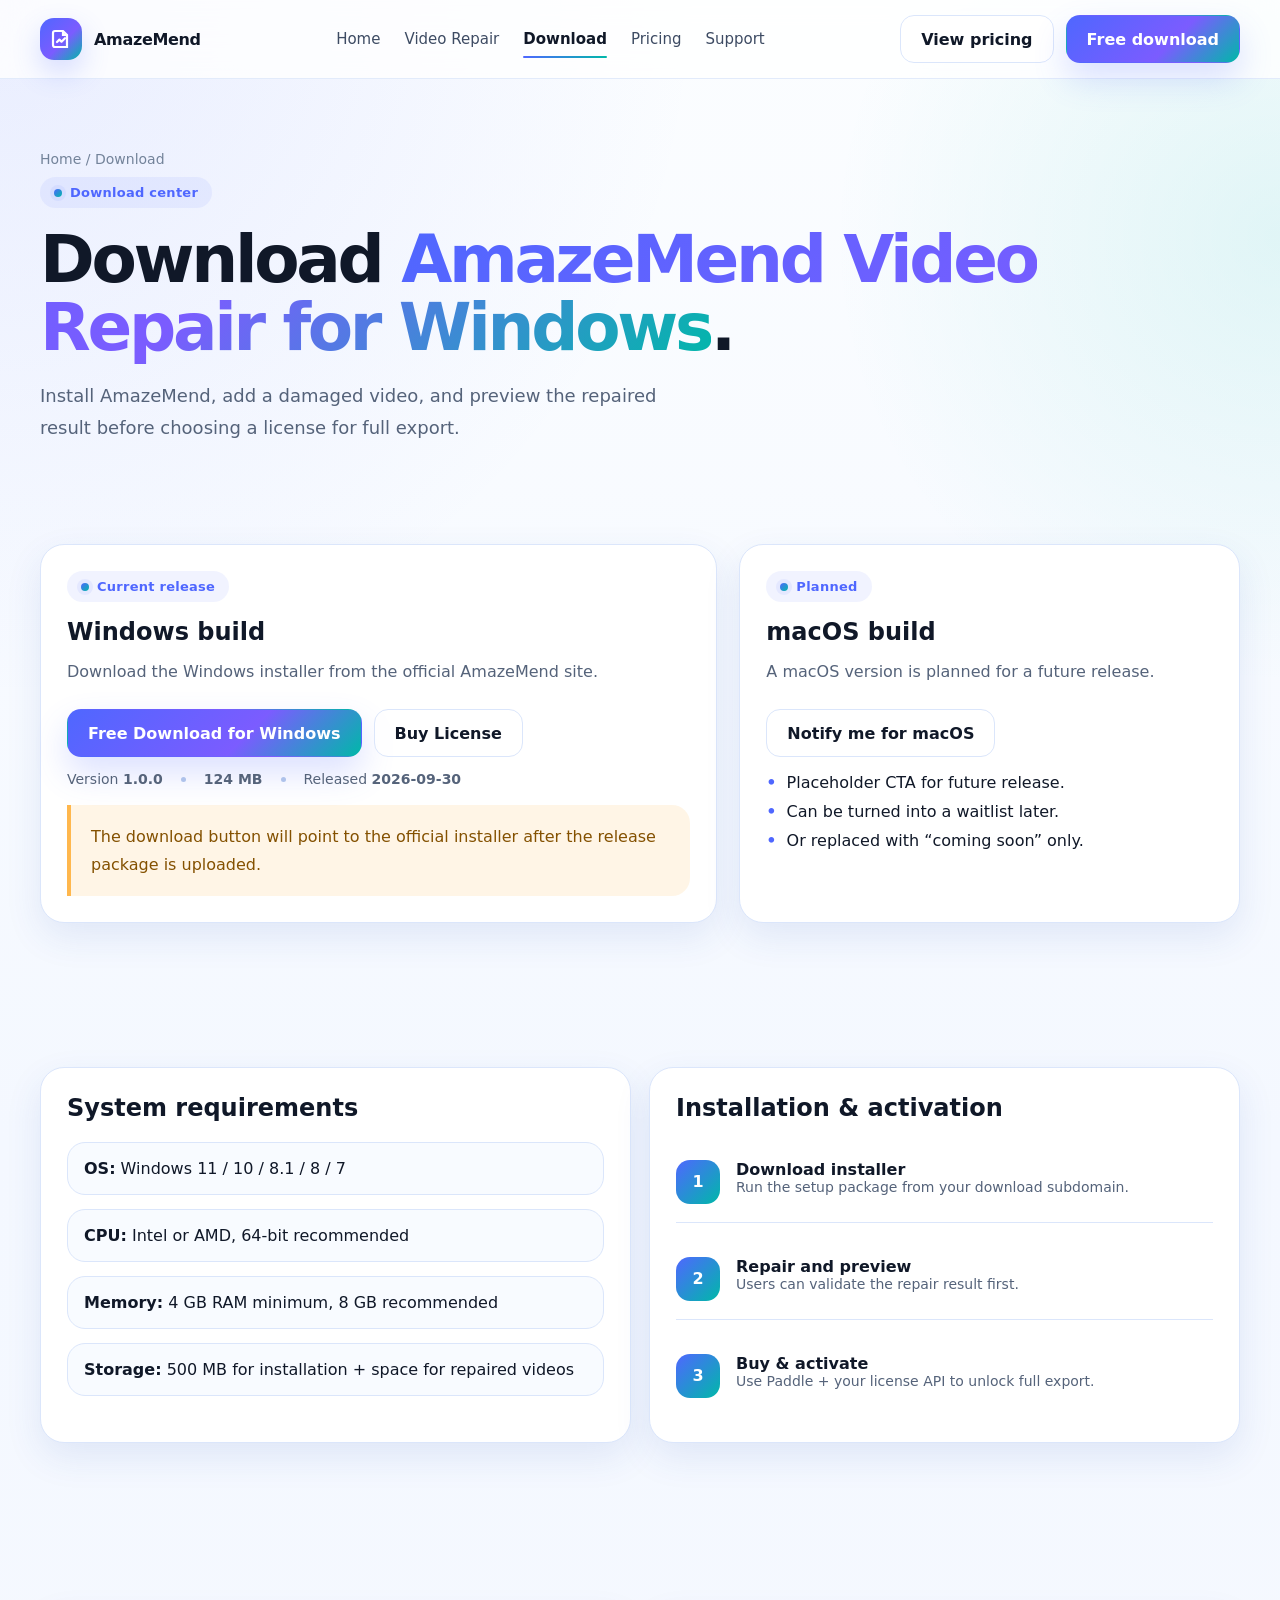
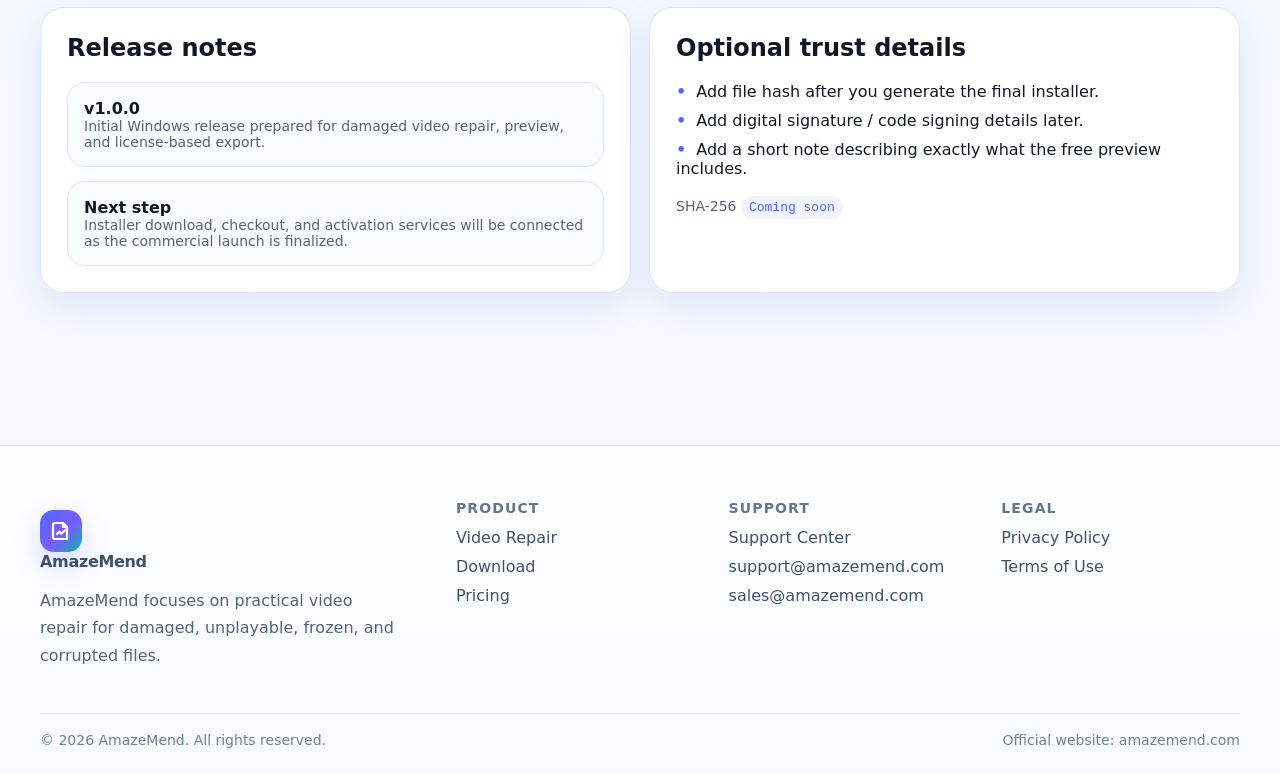
<file: video-repair-site/download.html>
<!doctype html>
<html lang="en">
<head>
  <meta charset="utf-8">
  <meta name="viewport" content="width=device-width, initial-scale=1">
  <title>Download AmazeMend Video Repair</title>
  <meta name="description" content="Download AmazeMend Video Repair for Windows to repair damaged videos and preview recovered playback before purchase.">
  <link rel="canonical" href="https://amazemend.com/download.html">
  <meta property="og:title" content="Download AmazeMend Video Repair">
  <meta property="og:description" content="Download AmazeMend Video Repair for Windows and start preview-first video recovery.">
  <meta property="og:type" content="website">
  <meta property="og:url" content="https://amazemend.com/download.html">
  <meta name="twitter:card" content="summary_large_image">
  <link rel="icon" href="assets/img/favicon.svg" type="image/svg+xml">
  <link rel="stylesheet" href="assets/css/style.css">
</head>
<body>

<header class="site-header">
  <div class="container">
    <div class="navbar">
      <a class="brand" href="index.html" aria-label="Home">
        <span class="brand-mark">
          <svg viewBox="0 0 24 24" fill="none" aria-hidden="true"><path d="M6 4h8l4 4v12H6a2 2 0 0 1-2-2V6a2 2 0 0 1 2-2Z" stroke="currentColor" stroke-width="2.2"/><path d="M14 4v4h4" stroke="currentColor" stroke-width="2.2"/><path d="m8 15 2.4-2.4 2.1 2.1 3.5-3.5" stroke="currentColor" stroke-width="2.2" stroke-linecap="round" stroke-linejoin="round"/></svg>
        </span>
        <span data-brand>AmazeMend</span>
      </a>
      <nav class="nav-links" aria-label="Primary">
        <a href="index.html" data-nav>Home</a>
        <a href="video-repair.html" data-nav>Video Repair</a>
        <a href="download.html" data-nav>Download</a>
        <a href="pricing.html" data-nav>Pricing</a>
        <a href="support.html" data-nav>Support</a>
      </nav>
      <div class="nav-actions">
        <a class="btn btn-secondary" href="pricing.html">View pricing</a>
        <a class="btn btn-primary" href="download.html">Free download</a>
        <button class="menu-toggle" aria-label="Open navigation" aria-expanded="false" data-menu-toggle>☰</button>
      </div>
    </div>
    <div class="mobile-nav" data-mobile-nav>
      <a href="index.html" data-nav>Home</a>
      <a href="video-repair.html" data-nav>Video Repair</a>
      <a href="download.html" data-nav>Download</a>
      <a href="pricing.html" data-nav>Pricing</a>
      <a href="support.html" data-nav>Support</a>
    </div>
  </div>
</header>

<main>
  <section class="page-hero">
    <div class="container">
      <div class="crumb">Home / Download</div>
      <span class="eyebrow">Download center</span>
      <h1>Download <span data-product>AmazeMend Video Repair for Windows</span>.</h1>
      <p class="lead">Install AmazeMend, add a damaged video, and preview the repaired result before choosing a license for full export.</p>
    </div>
  </section>

  <section class="section-tight">
    <div class="container download-grid">
      <div class="download-card">
        <span class="eyebrow">Current release</span>
        <h2 style="margin:16px 0 10px">Windows build</h2>
        <p class="muted">Download the Windows installer from the official AmazeMend site.</p>
        <div class="inline-actions"><a class="btn btn-primary" href="#" data-download>Free Download for Windows</a><a class="btn btn-secondary" href="pricing.html">Buy License</a></div>
        <div class="meta-list">
          <span>Version <strong data-version>1.0.0</strong></span><span class="dot"></span>
          <span><strong data-fileSize>124 MB</strong></span><span class="dot"></span>
          <span>Released <strong data-releaseDate>2026-09-30</strong></span>
        </div>
        <div class="notice" style="margin-top:18px">The download button will point to the official installer after the release package is uploaded.</div>
      </div>
      <div class="download-card">
        <span class="eyebrow">Planned</span>
        <h2 style="margin:16px 0 10px">macOS build</h2>
        <p class="muted">A macOS version is planned for a future release.</p>
        <div class="inline-actions"><a class="btn btn-secondary" href="#" data-download-mac>Notify me for macOS</a></div>
        <ul class="bullets">
          <li>Placeholder CTA for future release.</li>
          <li>Can be turned into a waitlist later.</li>
          <li>Or replaced with “coming soon” only.</li>
        </ul>
      </div>
    </div>
  </section>

  <section class="section-tight">
    <div class="container grid-2">
      <div class="download-card">
        <h2 style="margin-top:0">System requirements</h2>
        <div class="system-list">
          <div class="system-item"><strong>OS:</strong> Windows 11 / 10 / 8.1 / 8 / 7</div>
          <div class="system-item"><strong>CPU:</strong> Intel or AMD, 64-bit recommended</div>
          <div class="system-item"><strong>Memory:</strong> 4 GB RAM minimum, 8 GB recommended</div>
          <div class="system-item"><strong>Storage:</strong> 500 MB for installation + space for repaired videos</div>
        </div>
      </div>
      <div class="download-card">
        <h2 style="margin-top:0">Installation & activation</h2>
        <div class="timeline">
          <div class="timeline-step"><div class="step-num">1</div><div><strong>Download installer</strong><div class="small">Run the setup package from your download subdomain.</div></div></div>
          <div class="timeline-step"><div class="step-num">2</div><div><strong>Repair and preview</strong><div class="small">Users can validate the repair result first.</div></div></div>
          <div class="timeline-step"><div class="step-num">3</div><div><strong>Buy & activate</strong><div class="small">Use Paddle + your license API to unlock full export.</div></div></div>
        </div>
      </div>
    </div>
  </section>

  <section class="section">
    <div class="container grid-2">
      <div class="download-card">
        <h2 style="margin-top:0">Release notes</h2>
        <div class="release-list">
          <div class="release"><strong>v1.0.0</strong><div class="small">Initial Windows release prepared for damaged video repair, preview, and license-based export.</div></div>
          <div class="release"><strong>Next step</strong><div class="small">Installer download, checkout, and activation services will be connected as the commercial launch is finalized.</div></div>
        </div>
      </div>
      <div class="download-card">
        <h2 style="margin-top:0">Optional trust details</h2>
        <ul class="bullets">
          <li>Add file hash after you generate the final installer.</li>
          <li>Add digital signature / code signing details later.</li>
          <li>Add a short note describing exactly what the free preview includes.</li>
        </ul>
        <div class="meta-list" style="margin-top:18px">
          <span>SHA-256 <span class="code">Coming soon</span></span>
        </div>
      </div>
    </div>
  </section>
</main>

<footer class="site-footer">
  <div class="container">
    <div class="footer-grid">
      <div class="footer-brand">
        <a class="brand" href="index.html">
          <span class="brand-mark">
            <svg viewBox="0 0 24 24" fill="none" aria-hidden="true"><path d="M6 4h8l4 4v12H6a2 2 0 0 1-2-2V6a2 2 0 0 1 2-2Z" stroke="currentColor" stroke-width="2.2"/><path d="M14 4v4h4" stroke="currentColor" stroke-width="2.2"/><path d="m8 15 2.4-2.4 2.1 2.1 3.5-3.5" stroke="currentColor" stroke-width="2.2" stroke-linecap="round" stroke-linejoin="round"/></svg>
          </span>
          <span data-brand>AmazeMend</span>
        </a>
        <p>AmazeMend focuses on practical video repair for damaged, unplayable, frozen, and corrupted files.</p>
      </div>
      <div>
        <h4>Product</h4>
        <a href="video-repair.html">Video Repair</a>
        <a href="download.html">Download</a>
        <a href="pricing.html">Pricing</a>
      </div>
      <div>
        <h4>Support</h4>
        <a href="support.html">Support Center</a>
        <a href="mailto:support@amazemend.com" data-support-email>support@amazemend.com</a>
        <a href="mailto:sales@amazemend.com" data-sales-email>sales@amazemend.com</a>
      </div>
      <div>
        <h4>Legal</h4>
        <a href="privacy-policy.html">Privacy Policy</a>
        <a href="terms.html">Terms of Use</a>
      </div>
    </div>
    <div class="footer-bottom">
      <span>© <span data-year></span> <span data-brand>AmazeMend</span>. All rights reserved.</span>
      <span>Official website: amazemend.com</span>
    </div>
  </div>
</footer>

<script src="assets/js/config.js"></script>
<script src="assets/js/site.js"></script>
</body>
</html>
</file>
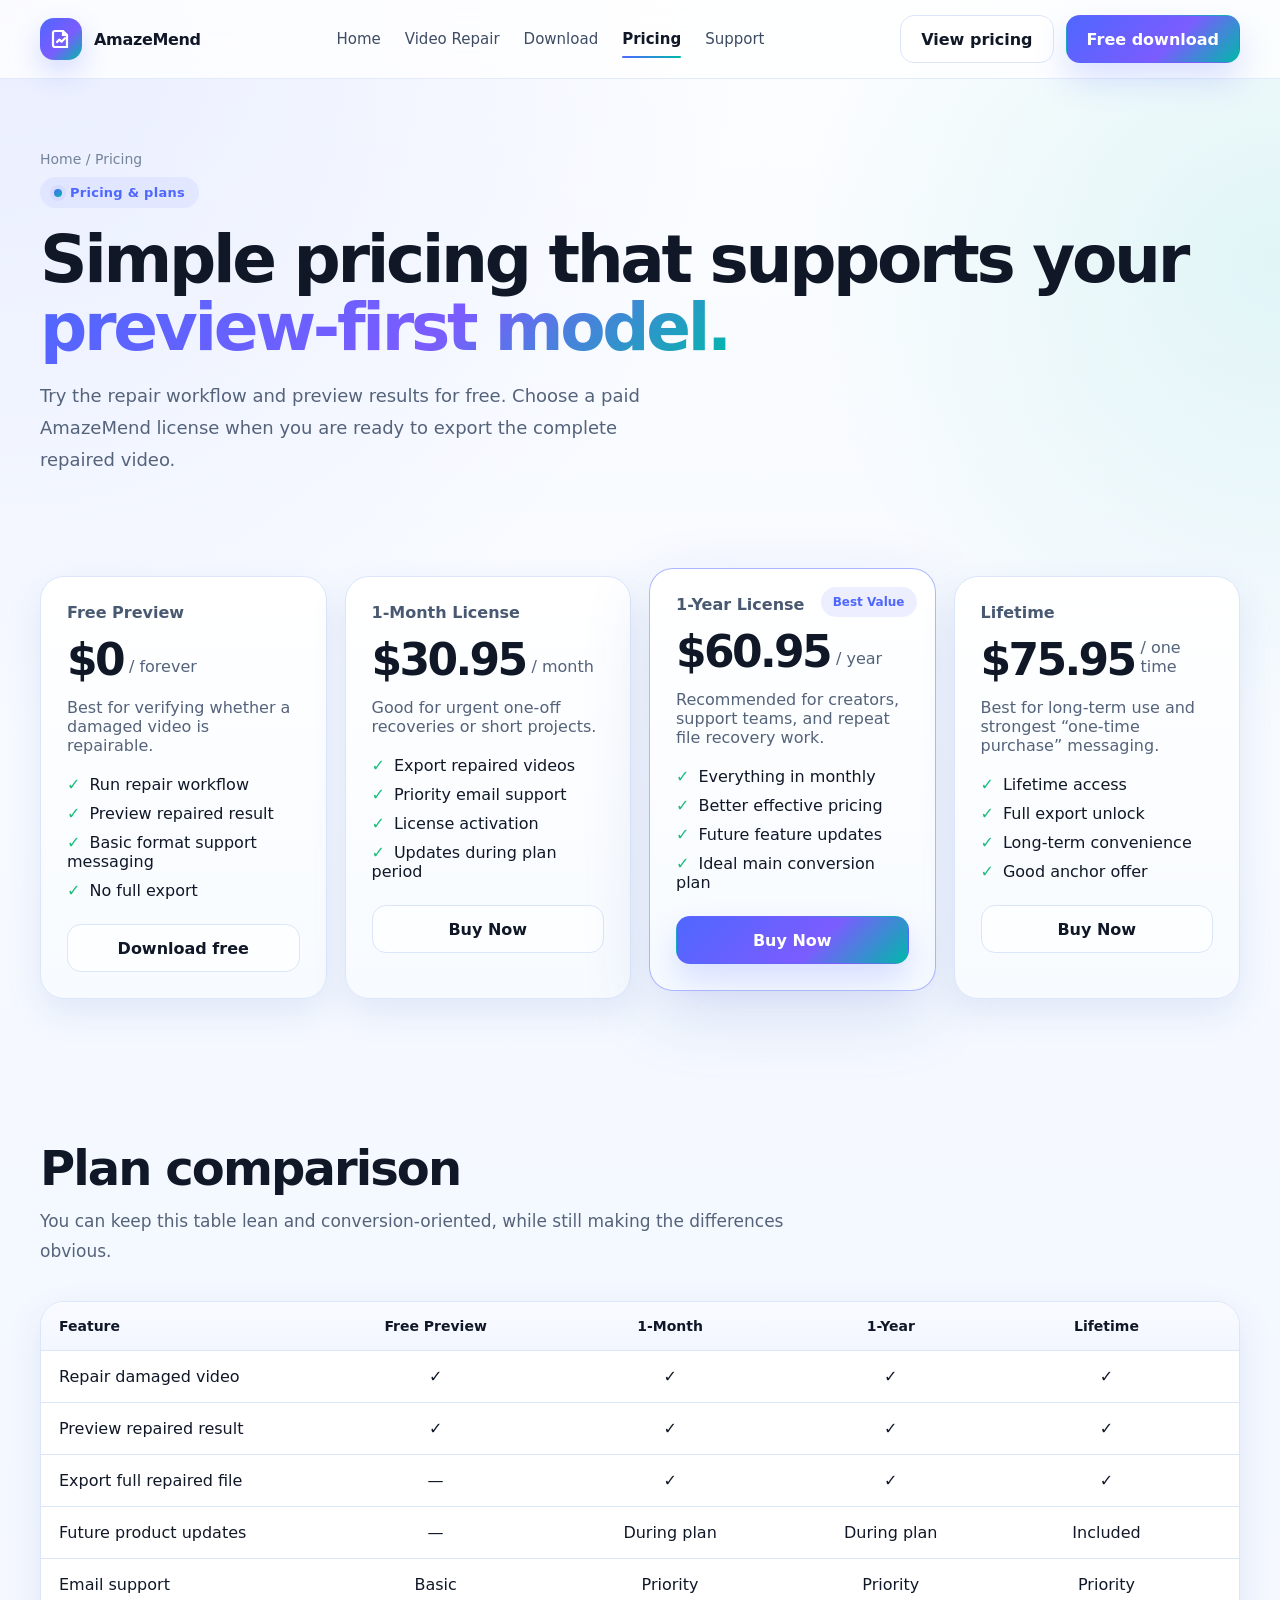
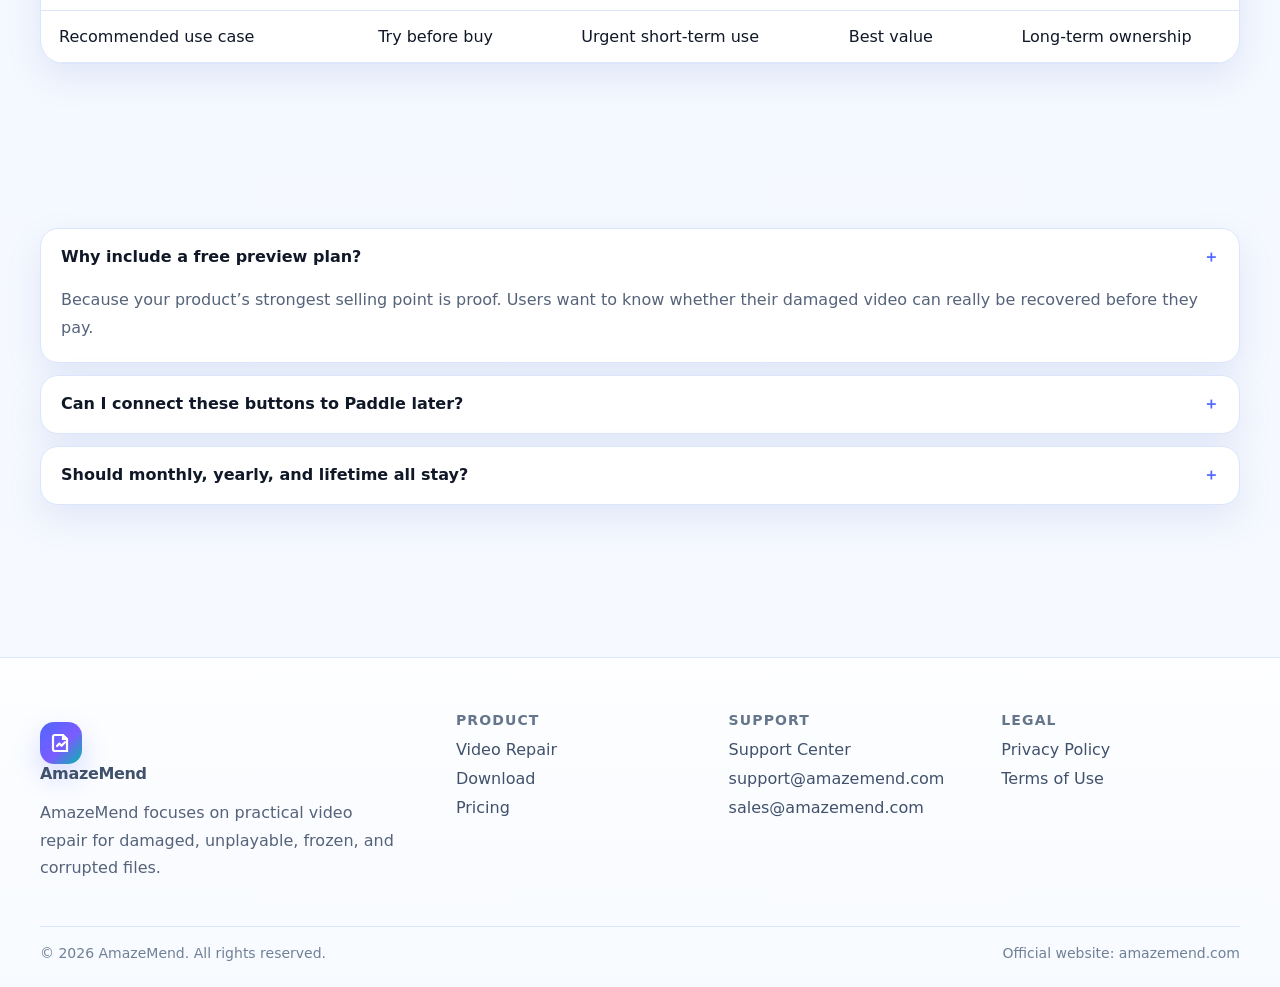
<file: video-repair-site/pricing.html>
<!doctype html>
<html lang="en">
<head>
  <meta charset="utf-8">
  <meta name="viewport" content="width=device-width, initial-scale=1">
  <title>Pricing — AmazeMend</title>
  <meta name="description" content="Simple pricing designed for a preview-first video repair product.">
  <link rel="canonical" href="https://amazemend.com/pricing.html">
  <meta property="og:title" content="Pricing — AmazeMend">
  <meta property="og:description" content="Simple pricing designed for a preview-first video repair product.">
  <meta property="og:type" content="website">
  <meta property="og:url" content="https://amazemend.com/pricing.html">
  <meta name="twitter:card" content="summary_large_image">
  <link rel="icon" href="assets/img/favicon.svg" type="image/svg+xml">
  <link rel="stylesheet" href="assets/css/style.css">
</head>
<body>

<header class="site-header">
  <div class="container">
    <div class="navbar">
      <a class="brand" href="index.html" aria-label="Home">
        <span class="brand-mark">
          <svg viewBox="0 0 24 24" fill="none" aria-hidden="true"><path d="M6 4h8l4 4v12H6a2 2 0 0 1-2-2V6a2 2 0 0 1 2-2Z" stroke="currentColor" stroke-width="2.2"/><path d="M14 4v4h4" stroke="currentColor" stroke-width="2.2"/><path d="m8 15 2.4-2.4 2.1 2.1 3.5-3.5" stroke="currentColor" stroke-width="2.2" stroke-linecap="round" stroke-linejoin="round"/></svg>
        </span>
        <span data-brand>AmazeMend</span>
      </a>
      <nav class="nav-links" aria-label="Primary">
        <a href="index.html" data-nav>Home</a>
        <a href="video-repair.html" data-nav>Video Repair</a>
        <a href="download.html" data-nav>Download</a>
        <a href="pricing.html" data-nav>Pricing</a>
        <a href="support.html" data-nav>Support</a>
      </nav>
      <div class="nav-actions">
        <a class="btn btn-secondary" href="pricing.html">View pricing</a>
        <a class="btn btn-primary" href="download.html">Free download</a>
        <button class="menu-toggle" aria-label="Open navigation" aria-expanded="false" data-menu-toggle>☰</button>
      </div>
    </div>
    <div class="mobile-nav" data-mobile-nav>
      <a href="index.html" data-nav>Home</a>
      <a href="video-repair.html" data-nav>Video Repair</a>
      <a href="download.html" data-nav>Download</a>
      <a href="pricing.html" data-nav>Pricing</a>
      <a href="support.html" data-nav>Support</a>
    </div>
  </div>
</header>

<main>
  <section class="page-hero">
    <div class="container">
      <div class="crumb">Home / Pricing</div>
      <span class="eyebrow">Pricing & plans</span>
      <h1>Simple pricing that supports your <span>preview-first model.</span></h1>
      <p class="lead">Try the repair workflow and preview results for free. Choose a paid AmazeMend license when you are ready to export the complete repaired video.</p>
    </div>
  </section>

  <section class="section-tight">
    <div class="container pricing-grid">
      <div class="price-card">
        <div class="plan">Free Preview</div>
        <div class="price"><strong>$0</strong><span>/ forever</span></div>
        <p class="muted">Best for verifying whether a damaged video is repairable.</p>
        <ul>
          <li>Run repair workflow</li>
          <li>Preview repaired result</li>
          <li>Basic format support messaging</li>
          <li>No full export</li>
        </ul>
        <a class="btn btn-secondary btn-block" href="download.html">Download free</a>
      </div>
      <div class="price-card">
        <div class="plan">1-Month License</div>
        <div class="price"><strong data-priceMonthly>$30.95</strong><span>/ month</span></div>
        <p class="muted">Good for urgent one-off recoveries or short projects.</p>
        <ul>
          <li>Export repaired videos</li>
          <li>Priority email support</li>
          <li>License activation</li>
          <li>Updates during plan period</li>
        </ul>
        <a class="btn btn-secondary btn-block" href="#" data-buy>Buy Now</a>
      </div>
      <div class="price-card featured">
        <div class="price-badge">Best Value</div>
        <div class="plan">1-Year License</div>
        <div class="price"><strong data-priceYearly>$60.95</strong><span>/ year</span></div>
        <p class="muted">Recommended for creators, support teams, and repeat file recovery work.</p>
        <ul>
          <li>Everything in monthly</li>
          <li>Better effective pricing</li>
          <li>Future feature updates</li>
          <li>Ideal main conversion plan</li>
        </ul>
        <a class="btn btn-primary btn-block" href="#" data-buy>Buy Now</a>
      </div>
      <div class="price-card">
        <div class="plan">Lifetime</div>
        <div class="price"><strong data-priceLifetime>$75.95</strong><span>/ one time</span></div>
        <p class="muted">Best for long-term use and strongest “one-time purchase” messaging.</p>
        <ul>
          <li>Lifetime access</li>
          <li>Full export unlock</li>
          <li>Long-term convenience</li>
          <li>Good anchor offer</li>
        </ul>
        <a class="btn btn-secondary btn-block" href="#" data-buy>Buy Now</a>
      </div>
    </div>
  </section>

  <section class="section-tight">
    <div class="container">
      <div class="section-head">
        <h2>Plan comparison</h2>
        <p>You can keep this table lean and conversion-oriented, while still making the differences obvious.</p>
      </div>
      <div class="table-wrap">
        <table class="compare-table">
          <thead>
            <tr><th>Feature</th><th>Free Preview</th><th>1-Month</th><th>1-Year</th><th>Lifetime</th></tr>
          </thead>
          <tbody>
            <tr><td>Repair damaged video</td><td>✓</td><td>✓</td><td>✓</td><td>✓</td></tr>
            <tr><td>Preview repaired result</td><td>✓</td><td>✓</td><td>✓</td><td>✓</td></tr>
            <tr><td>Export full repaired file</td><td>—</td><td>✓</td><td>✓</td><td>✓</td></tr>
            <tr><td>Future product updates</td><td>—</td><td>During plan</td><td>During plan</td><td>Included</td></tr>
            <tr><td>Email support</td><td>Basic</td><td>Priority</td><td>Priority</td><td>Priority</td></tr>
            <tr><td>Recommended use case</td><td>Try before buy</td><td>Urgent short-term use</td><td>Best value</td><td>Long-term ownership</td></tr>
          </tbody>
        </table>
      </div>
    </div>
  </section>

  <section class="section">
    <div class="container">
      <div class="faq">
        <div class="faq-item open"><button class="faq-q" data-faq-button aria-expanded="true"><span>Why include a free preview plan?</span><span>＋</span></button><div class="faq-a">Because your product’s strongest selling point is proof. Users want to know whether their damaged video can really be recovered before they pay.</div></div>
        <div class="faq-item"><button class="faq-q" data-faq-button aria-expanded="false"><span>Can I connect these buttons to Paddle later?</span><span>＋</span></button><div class="faq-a">Yes. All buy buttons already reference a configurable checkout URL in <span class="code">assets/js/config.js</span>.</div></div>
        <div class="faq-item"><button class="faq-q" data-faq-button aria-expanded="false"><span>Should monthly, yearly, and lifetime all stay?</span><span>＋</span></button><div class="faq-a">Not necessarily. This is a strong starting structure. You can simplify to only yearly + lifetime if you want fewer choices.</div></div>
      </div>
    </div>
  </section>
</main>

<footer class="site-footer">
  <div class="container">
    <div class="footer-grid">
      <div class="footer-brand">
        <a class="brand" href="index.html">
          <span class="brand-mark">
            <svg viewBox="0 0 24 24" fill="none" aria-hidden="true"><path d="M6 4h8l4 4v12H6a2 2 0 0 1-2-2V6a2 2 0 0 1 2-2Z" stroke="currentColor" stroke-width="2.2"/><path d="M14 4v4h4" stroke="currentColor" stroke-width="2.2"/><path d="m8 15 2.4-2.4 2.1 2.1 3.5-3.5" stroke="currentColor" stroke-width="2.2" stroke-linecap="round" stroke-linejoin="round"/></svg>
          </span>
          <span data-brand>AmazeMend</span>
        </a>
        <p>AmazeMend focuses on practical video repair for damaged, unplayable, frozen, and corrupted files.</p>
      </div>
      <div>
        <h4>Product</h4>
        <a href="video-repair.html">Video Repair</a>
        <a href="download.html">Download</a>
        <a href="pricing.html">Pricing</a>
      </div>
      <div>
        <h4>Support</h4>
        <a href="support.html">Support Center</a>
        <a href="mailto:support@amazemend.com" data-support-email>support@amazemend.com</a>
        <a href="mailto:sales@amazemend.com" data-sales-email>sales@amazemend.com</a>
      </div>
      <div>
        <h4>Legal</h4>
        <a href="privacy-policy.html">Privacy Policy</a>
        <a href="terms.html">Terms of Use</a>
      </div>
    </div>
    <div class="footer-bottom">
      <span>© <span data-year></span> <span data-brand>AmazeMend</span>. All rights reserved.</span>
      <span>Official website: amazemend.com</span>
    </div>
  </div>
</footer>

<script src="assets/js/config.js"></script>
<script src="assets/js/site.js"></script>
</body>
</html>
</file>
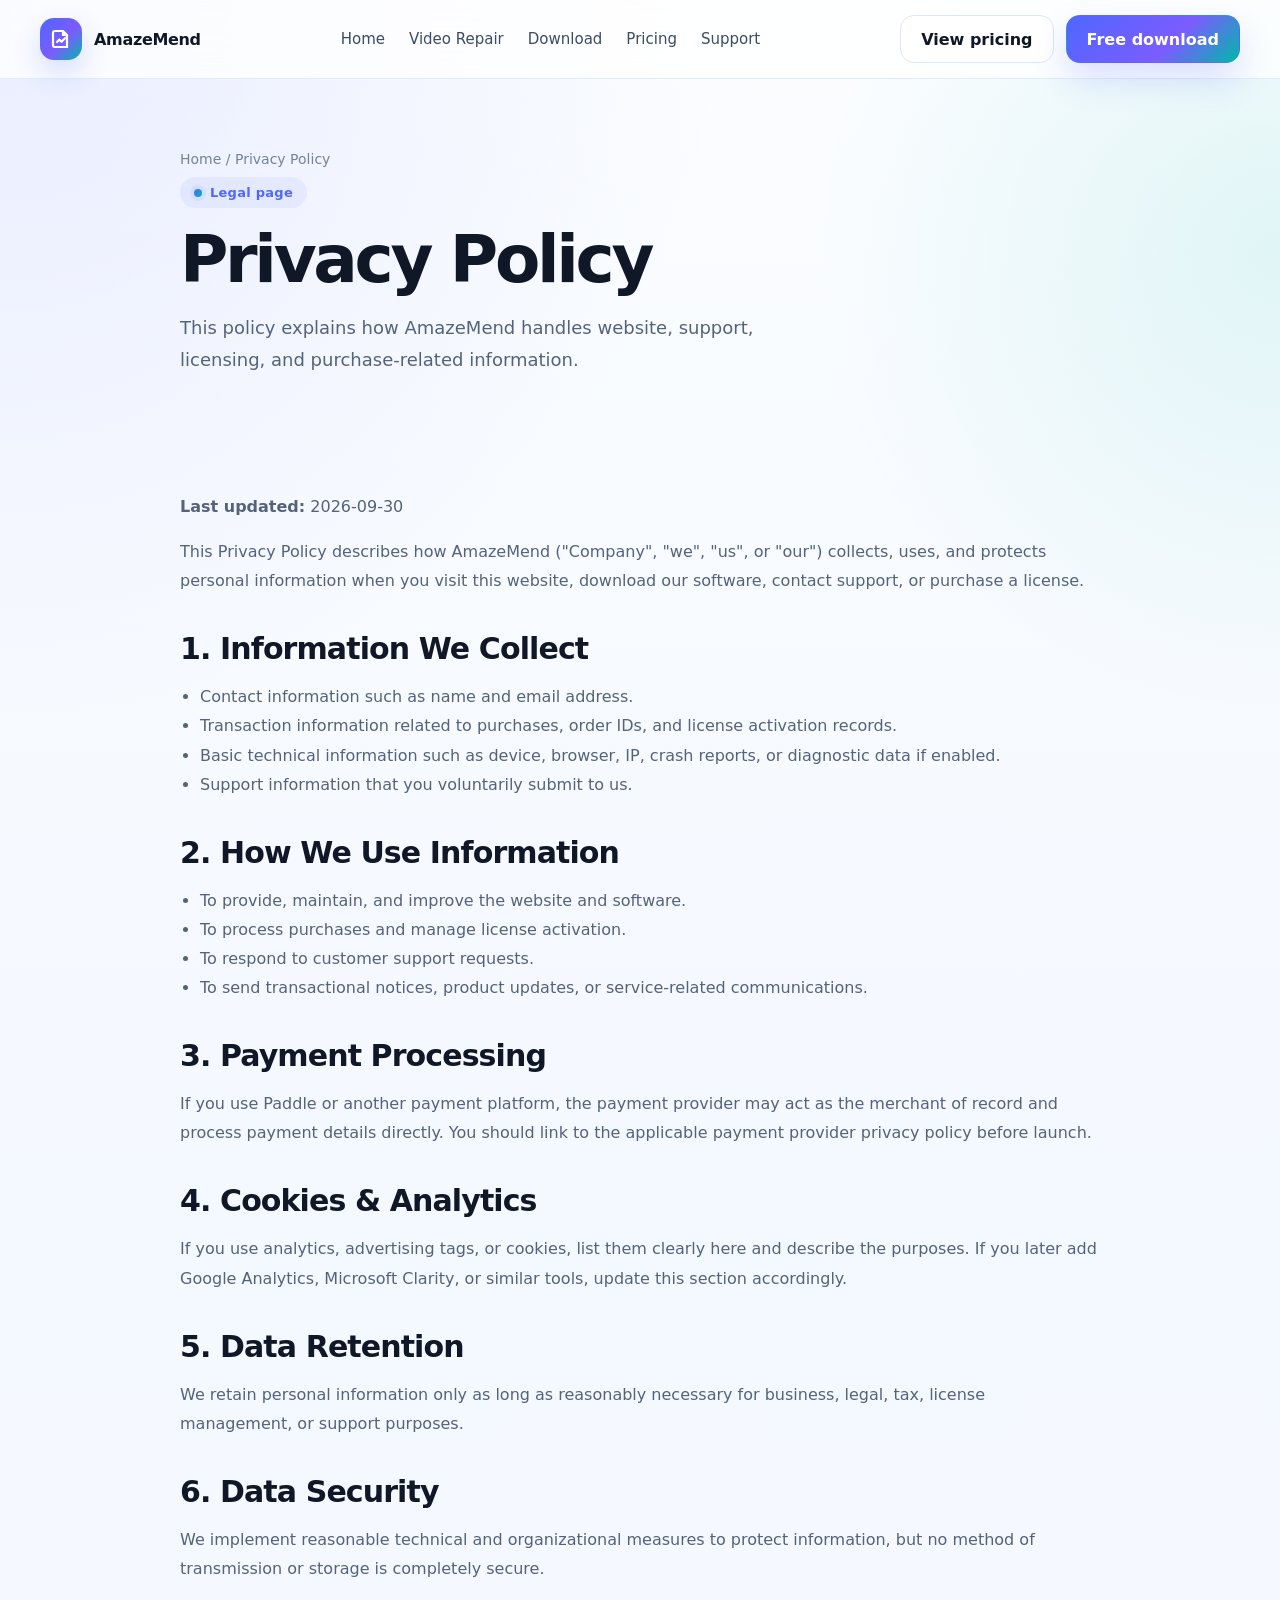
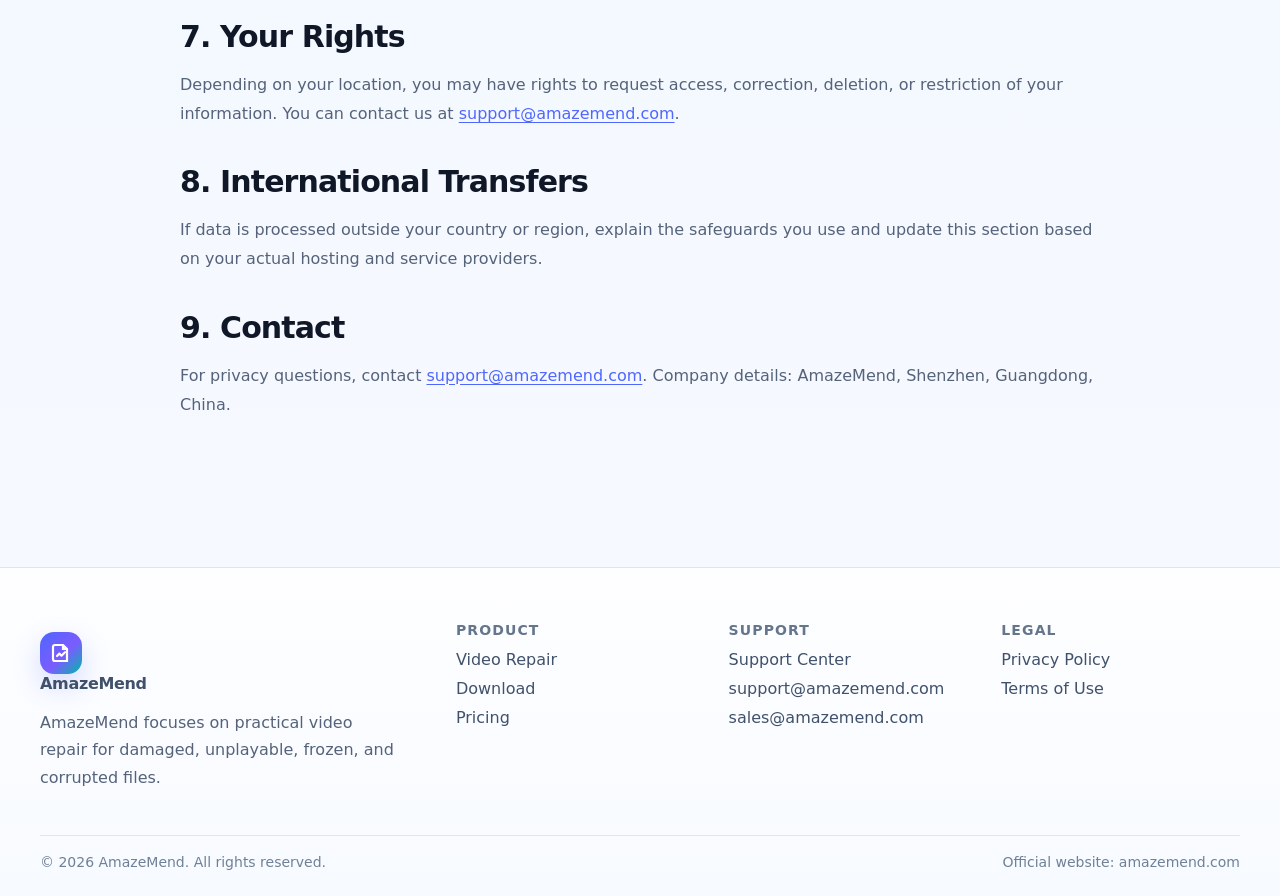
<file: video-repair-site/privacy-policy.html>
<!doctype html>
<html lang="en">
<head>
  <meta charset="utf-8">
  <meta name="viewport" content="width=device-width, initial-scale=1">
  <title>Privacy Policy — AmazeMend</title>
  <meta name="description" content="Privacy policy for the AmazeMend website and software.">
  <link rel="canonical" href="https://amazemend.com/privacy-policy.html">
  <meta property="og:title" content="Privacy Policy — AmazeMend">
  <meta property="og:description" content="Privacy policy for the AmazeMend website and software.">
  <meta property="og:type" content="website">
  <meta property="og:url" content="https://amazemend.com/privacy-policy.html">
  <meta name="twitter:card" content="summary_large_image">
  <link rel="icon" href="assets/img/favicon.svg" type="image/svg+xml">
  <link rel="stylesheet" href="assets/css/style.css">
</head>
<body>

<header class="site-header">
  <div class="container">
    <div class="navbar">
      <a class="brand" href="index.html" aria-label="Home">
        <span class="brand-mark">
          <svg viewBox="0 0 24 24" fill="none" aria-hidden="true"><path d="M6 4h8l4 4v12H6a2 2 0 0 1-2-2V6a2 2 0 0 1 2-2Z" stroke="currentColor" stroke-width="2.2"/><path d="M14 4v4h4" stroke="currentColor" stroke-width="2.2"/><path d="m8 15 2.4-2.4 2.1 2.1 3.5-3.5" stroke="currentColor" stroke-width="2.2" stroke-linecap="round" stroke-linejoin="round"/></svg>
        </span>
        <span data-brand>AmazeMend</span>
      </a>
      <nav class="nav-links" aria-label="Primary">
        <a href="index.html" data-nav>Home</a>
        <a href="video-repair.html" data-nav>Video Repair</a>
        <a href="download.html" data-nav>Download</a>
        <a href="pricing.html" data-nav>Pricing</a>
        <a href="support.html" data-nav>Support</a>
      </nav>
      <div class="nav-actions">
        <a class="btn btn-secondary" href="pricing.html">View pricing</a>
        <a class="btn btn-primary" href="download.html">Free download</a>
        <button class="menu-toggle" aria-label="Open navigation" aria-expanded="false" data-menu-toggle>☰</button>
      </div>
    </div>
    <div class="mobile-nav" data-mobile-nav>
      <a href="index.html" data-nav>Home</a>
      <a href="video-repair.html" data-nav>Video Repair</a>
      <a href="download.html" data-nav>Download</a>
      <a href="pricing.html" data-nav>Pricing</a>
      <a href="support.html" data-nav>Support</a>
    </div>
  </div>
</header>

<main>
  <section class="page-hero">
    <div class="container legal">
      <div class="crumb">Home / Privacy Policy</div>
      <span class="eyebrow">Legal page</span>
      <h1>Privacy Policy</h1>
      <p class="lead">This policy explains how AmazeMend handles website, support, licensing, and purchase-related information.</p>
    </div>
  </section>
  <section class="section-tight">
    <div class="container legal">
      <p><strong>Last updated:</strong> <span data-releaseDate>2026-09-30</span></p>
      <p>This Privacy Policy describes how <span data-company>AmazeMend</span> ("Company", "we", "us", or "our") collects, uses, and protects personal information when you visit this website, download our software, contact support, or purchase a license.</p>
      <h2>1. Information We Collect</h2>
      <ul>
        <li>Contact information such as name and email address.</li>
        <li>Transaction information related to purchases, order IDs, and license activation records.</li>
        <li>Basic technical information such as device, browser, IP, crash reports, or diagnostic data if enabled.</li>
        <li>Support information that you voluntarily submit to us.</li>
      </ul>
      <h2>2. How We Use Information</h2>
      <ul>
        <li>To provide, maintain, and improve the website and software.</li>
        <li>To process purchases and manage license activation.</li>
        <li>To respond to customer support requests.</li>
        <li>To send transactional notices, product updates, or service-related communications.</li>
      </ul>
      <h2>3. Payment Processing</h2>
      <p>If you use Paddle or another payment platform, the payment provider may act as the merchant of record and process payment details directly. You should link to the applicable payment provider privacy policy before launch.</p>
      <h2>4. Cookies & Analytics</h2>
      <p>If you use analytics, advertising tags, or cookies, list them clearly here and describe the purposes. If you later add Google Analytics, Microsoft Clarity, or similar tools, update this section accordingly.</p>
      <h2>5. Data Retention</h2>
      <p>We retain personal information only as long as reasonably necessary for business, legal, tax, license management, or support purposes.</p>
      <h2>6. Data Security</h2>
      <p>We implement reasonable technical and organizational measures to protect information, but no method of transmission or storage is completely secure.</p>
      <h2>7. Your Rights</h2>
      <p>Depending on your location, you may have rights to request access, correction, deletion, or restriction of your information. You can contact us at <a href="mailto:support@amazemend.com" data-support-email>support@amazemend.com</a>.</p>
      <h2>8. International Transfers</h2>
      <p>If data is processed outside your country or region, explain the safeguards you use and update this section based on your actual hosting and service providers.</p>
      <h2>9. Contact</h2>
      <p>For privacy questions, contact <a href="mailto:support@amazemend.com" data-support-email>support@amazemend.com</a>. Company details: <span data-company>AmazeMend</span>, <span data-address>Shenzhen, Guangdong, China</span>.</p>
    </div>
  </section>
</main>

<footer class="site-footer">
  <div class="container">
    <div class="footer-grid">
      <div class="footer-brand">
        <a class="brand" href="index.html">
          <span class="brand-mark">
            <svg viewBox="0 0 24 24" fill="none" aria-hidden="true"><path d="M6 4h8l4 4v12H6a2 2 0 0 1-2-2V6a2 2 0 0 1 2-2Z" stroke="currentColor" stroke-width="2.2"/><path d="M14 4v4h4" stroke="currentColor" stroke-width="2.2"/><path d="m8 15 2.4-2.4 2.1 2.1 3.5-3.5" stroke="currentColor" stroke-width="2.2" stroke-linecap="round" stroke-linejoin="round"/></svg>
          </span>
          <span data-brand>AmazeMend</span>
        </a>
        <p>AmazeMend focuses on practical video repair for damaged, unplayable, frozen, and corrupted files.</p>
      </div>
      <div>
        <h4>Product</h4>
        <a href="video-repair.html">Video Repair</a>
        <a href="download.html">Download</a>
        <a href="pricing.html">Pricing</a>
      </div>
      <div>
        <h4>Support</h4>
        <a href="support.html">Support Center</a>
        <a href="mailto:support@amazemend.com" data-support-email>support@amazemend.com</a>
        <a href="mailto:sales@amazemend.com" data-sales-email>sales@amazemend.com</a>
      </div>
      <div>
        <h4>Legal</h4>
        <a href="privacy-policy.html">Privacy Policy</a>
        <a href="terms.html">Terms of Use</a>
      </div>
    </div>
    <div class="footer-bottom">
      <span>© <span data-year></span> <span data-brand>AmazeMend</span>. All rights reserved.</span>
      <span>Official website: amazemend.com</span>
    </div>
  </div>
</footer>

<script src="assets/js/config.js"></script>
<script src="assets/js/site.js"></script>
</body>
</html>
</file>
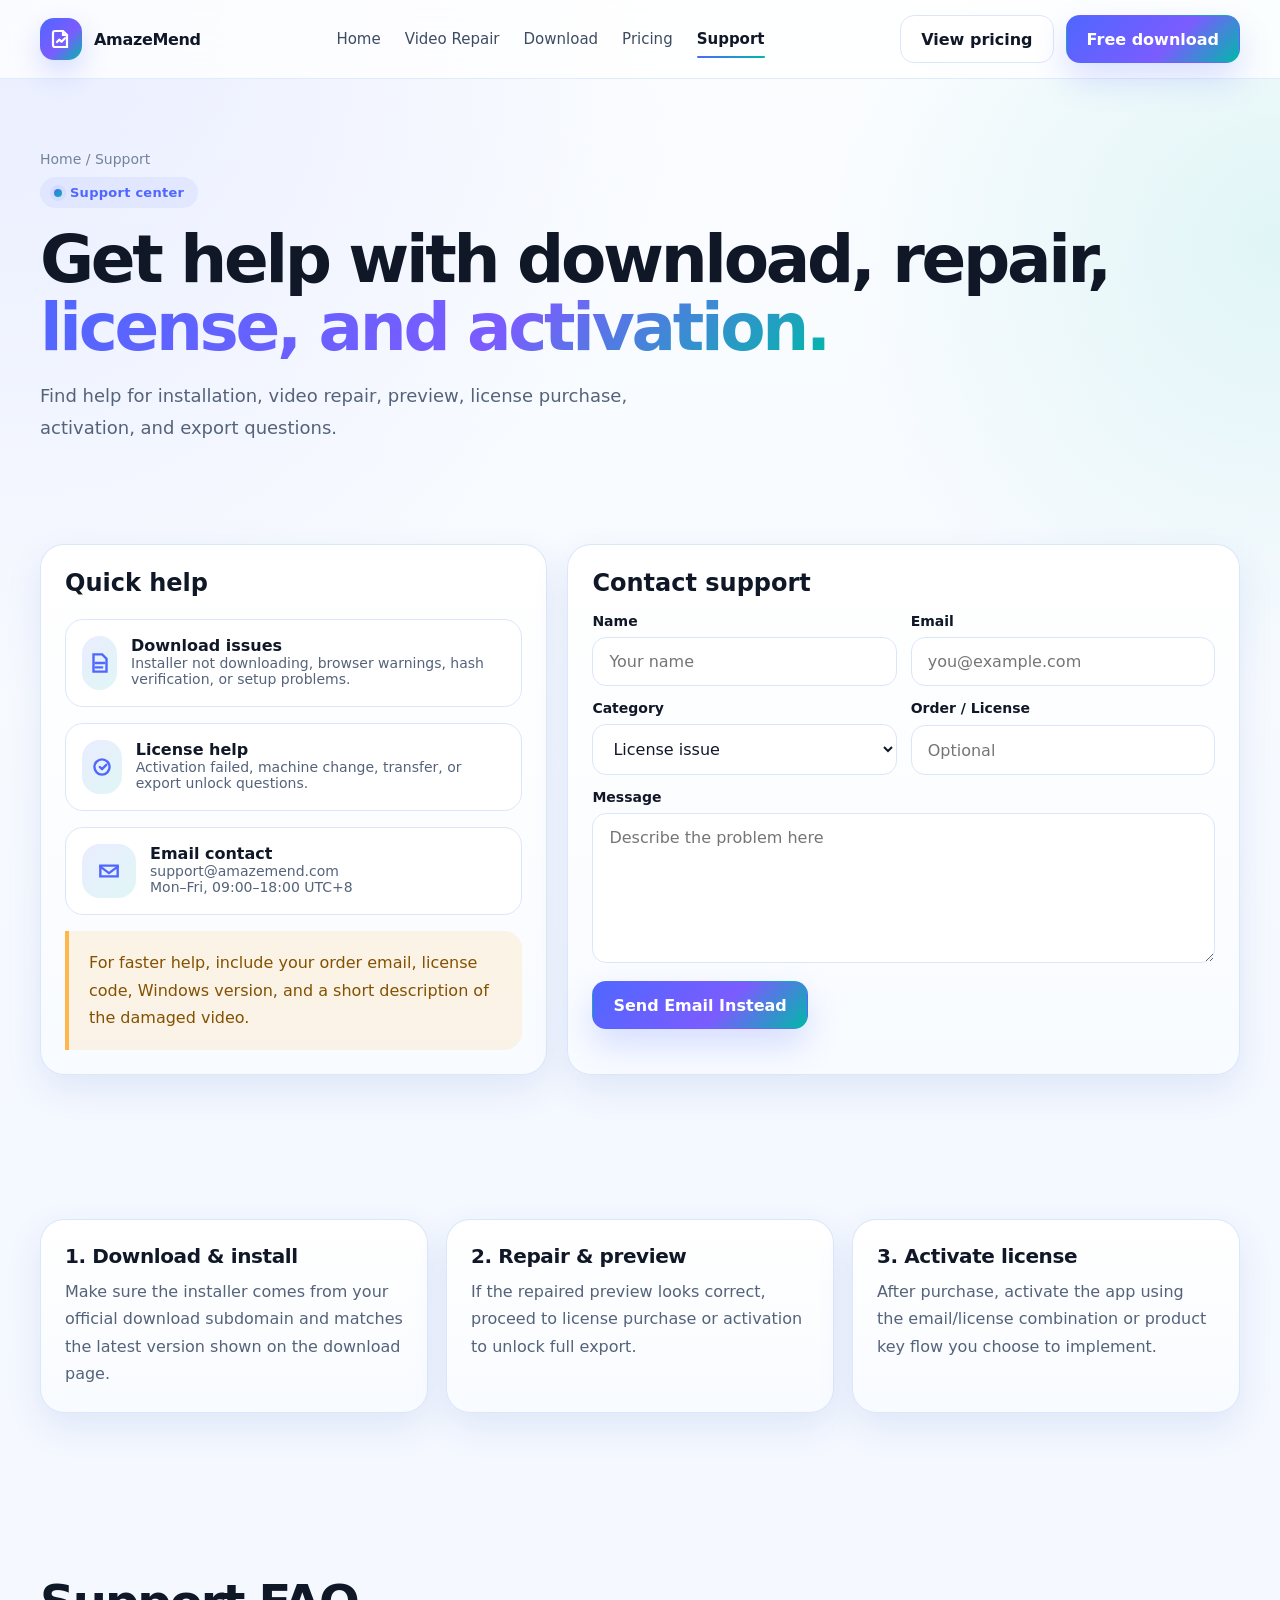
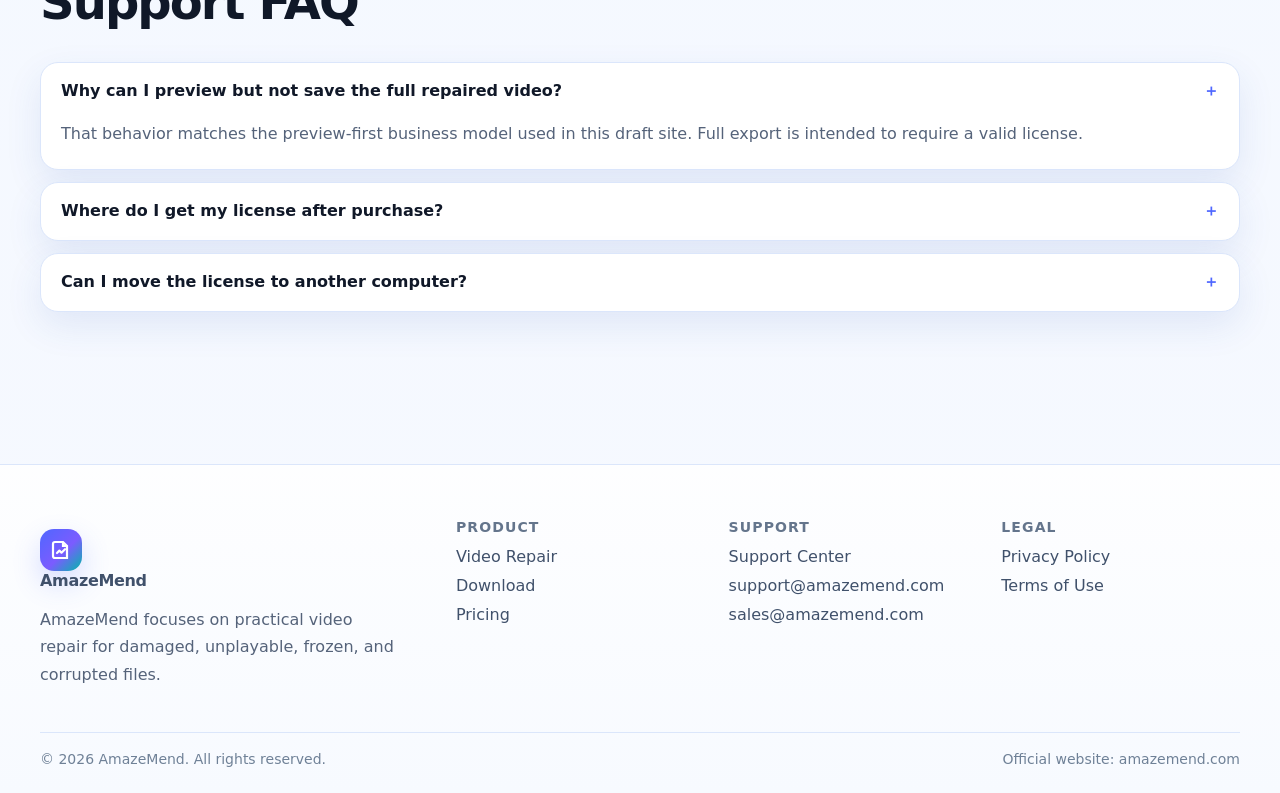
<file: video-repair-site/support.html>
<!doctype html>
<html lang="en">
<head>
  <meta charset="utf-8">
  <meta name="viewport" content="width=device-width, initial-scale=1">
  <title>Support — AmazeMend</title>
  <meta name="description" content="Support center for download, repair, license, and activation questions.">
  <link rel="canonical" href="https://amazemend.com/support.html">
  <meta property="og:title" content="Support — AmazeMend">
  <meta property="og:description" content="Support center for download, repair, license, and activation questions.">
  <meta property="og:type" content="website">
  <meta property="og:url" content="https://amazemend.com/support.html">
  <meta name="twitter:card" content="summary_large_image">
  <link rel="icon" href="assets/img/favicon.svg" type="image/svg+xml">
  <link rel="stylesheet" href="assets/css/style.css">
</head>
<body>

<header class="site-header">
  <div class="container">
    <div class="navbar">
      <a class="brand" href="index.html" aria-label="Home">
        <span class="brand-mark">
          <svg viewBox="0 0 24 24" fill="none" aria-hidden="true"><path d="M6 4h8l4 4v12H6a2 2 0 0 1-2-2V6a2 2 0 0 1 2-2Z" stroke="currentColor" stroke-width="2.2"/><path d="M14 4v4h4" stroke="currentColor" stroke-width="2.2"/><path d="m8 15 2.4-2.4 2.1 2.1 3.5-3.5" stroke="currentColor" stroke-width="2.2" stroke-linecap="round" stroke-linejoin="round"/></svg>
        </span>
        <span data-brand>AmazeMend</span>
      </a>
      <nav class="nav-links" aria-label="Primary">
        <a href="index.html" data-nav>Home</a>
        <a href="video-repair.html" data-nav>Video Repair</a>
        <a href="download.html" data-nav>Download</a>
        <a href="pricing.html" data-nav>Pricing</a>
        <a href="support.html" data-nav>Support</a>
      </nav>
      <div class="nav-actions">
        <a class="btn btn-secondary" href="pricing.html">View pricing</a>
        <a class="btn btn-primary" href="download.html">Free download</a>
        <button class="menu-toggle" aria-label="Open navigation" aria-expanded="false" data-menu-toggle>☰</button>
      </div>
    </div>
    <div class="mobile-nav" data-mobile-nav>
      <a href="index.html" data-nav>Home</a>
      <a href="video-repair.html" data-nav>Video Repair</a>
      <a href="download.html" data-nav>Download</a>
      <a href="pricing.html" data-nav>Pricing</a>
      <a href="support.html" data-nav>Support</a>
    </div>
  </div>
</header>

<main>
  <section class="page-hero">
    <div class="container">
      <div class="crumb">Home / Support</div>
      <span class="eyebrow">Support center</span>
      <h1>Get help with download, repair, <span>license, and activation.</span></h1>
      <p class="lead">Find help for installation, video repair, preview, license purchase, activation, and export questions.</p>
    </div>
  </section>

  <section class="section-tight">
    <div class="container support-grid">
      <div class="card contact-card">
        <h2 style="margin:0 0 6px">Quick help</h2>
        <div class="contact-link"><div class="icon-box" style="margin:0"><svg viewBox="0 0 24 24" fill="none"><path d="M6 4h8l4 4v12H6z" stroke="currentColor" stroke-width="2.2"/><path d="M8 12h8M8 16h6" stroke="currentColor" stroke-width="2.2" stroke-linecap="round"/></svg></div><div><strong>Download issues</strong><div class="small">Installer not downloading, browser warnings, hash verification, or setup problems.</div></div></div>
        <div class="contact-link"><div class="icon-box" style="margin:0"><svg viewBox="0 0 24 24" fill="none"><path d="M5 12a7 7 0 1 0 14 0 7 7 0 0 0-14 0Z" stroke="currentColor" stroke-width="2.2"/><path d="m10 12 2 2 4-4" stroke="currentColor" stroke-width="2.2" stroke-linecap="round" stroke-linejoin="round"/></svg></div><div><strong>License help</strong><div class="small">Activation failed, machine change, transfer, or export unlock questions.</div></div></div>
        <div class="contact-link"><div class="icon-box" style="margin:0"><svg viewBox="0 0 24 24" fill="none"><path d="M4 7h16v10H4z" stroke="currentColor" stroke-width="2.2"/><path d="m4 8 8 6 8-6" stroke="currentColor" stroke-width="2.2" stroke-linecap="round" stroke-linejoin="round"/></svg></div><div><strong>Email contact</strong><div class="small"><a href="mailto:support@amazemend.com" data-support-email>support@amazemend.com</a><br><span data-supportHours>Mon-Fri, 09:00-18:00 UTC+8</span></div></div></div>
        <div class="notice">For faster help, include your order email, license code, Windows version, and a short description of the damaged video.</div>
      </div>
      <div class="card">
        <h2 style="margin:0 0 16px">Contact support</h2>
        <div class="form-grid">
          <div class="field"><label>Name</label><input type="text" placeholder="Your name"></div>
          <div class="field"><label>Email</label><input type="email" placeholder="you@example.com"></div>
          <div class="field"><label>Category</label><select><option>License issue</option><option>Repair issue</option><option>Download issue</option><option>Other</option></select></div>
          <div class="field"><label>Order / License</label><input type="text" placeholder="Optional"></div>
          <div class="field full"><label>Message</label><textarea placeholder="Describe the problem here"></textarea></div>
        </div>
        <div class="inline-actions" style="margin-top:18px"><a class="btn btn-primary" href="mailto:support@amazemend.com" data-support-email>Send Email Instead</a></div>
      </div>
    </div>
  </section>

  <section class="section-tight">
    <div class="container grid-3">
      <div class="card"><h3>1. Download & install</h3><p>Make sure the installer comes from your official download subdomain and matches the latest version shown on the download page.</p></div>
      <div class="card"><h3>2. Repair & preview</h3><p>If the repaired preview looks correct, proceed to license purchase or activation to unlock full export.</p></div>
      <div class="card"><h3>3. Activate license</h3><p>After purchase, activate the app using the email/license combination or product key flow you choose to implement.</p></div>
    </div>
  </section>

  <section class="section">
    <div class="container">
      <div class="section-head">
        <h2>Support FAQ</h2>
      </div>
      <div class="faq">
        <div class="faq-item open"><button class="faq-q" data-faq-button aria-expanded="true"><span>Why can I preview but not save the full repaired video?</span><span>＋</span></button><div class="faq-a">That behavior matches the preview-first business model used in this draft site. Full export is intended to require a valid license.</div></div>
        <div class="faq-item"><button class="faq-q" data-faq-button aria-expanded="false"><span>Where do I get my license after purchase?</span><span>＋</span></button><div class="faq-a">Once Paddle and your license service are connected, you can deliver the license by email, web success page, or in-app activation flow.</div></div>
        <div class="faq-item"><button class="faq-q" data-faq-button aria-expanded="false"><span>Can I move the license to another computer?</span><span>＋</span></button><div class="faq-a">Define the exact device policy in your license system and reflect it here. This template leaves room for either 1-device or multi-device plans.</div></div>
      </div>
    </div>
  </section>
</main>

<footer class="site-footer">
  <div class="container">
    <div class="footer-grid">
      <div class="footer-brand">
        <a class="brand" href="index.html">
          <span class="brand-mark">
            <svg viewBox="0 0 24 24" fill="none" aria-hidden="true"><path d="M6 4h8l4 4v12H6a2 2 0 0 1-2-2V6a2 2 0 0 1 2-2Z" stroke="currentColor" stroke-width="2.2"/><path d="M14 4v4h4" stroke="currentColor" stroke-width="2.2"/><path d="m8 15 2.4-2.4 2.1 2.1 3.5-3.5" stroke="currentColor" stroke-width="2.2" stroke-linecap="round" stroke-linejoin="round"/></svg>
          </span>
          <span data-brand>AmazeMend</span>
        </a>
        <p>AmazeMend focuses on practical video repair for damaged, unplayable, frozen, and corrupted files.</p>
      </div>
      <div>
        <h4>Product</h4>
        <a href="video-repair.html">Video Repair</a>
        <a href="download.html">Download</a>
        <a href="pricing.html">Pricing</a>
      </div>
      <div>
        <h4>Support</h4>
        <a href="support.html">Support Center</a>
        <a href="mailto:support@amazemend.com" data-support-email>support@amazemend.com</a>
        <a href="mailto:sales@amazemend.com" data-sales-email>sales@amazemend.com</a>
      </div>
      <div>
        <h4>Legal</h4>
        <a href="privacy-policy.html">Privacy Policy</a>
        <a href="terms.html">Terms of Use</a>
      </div>
    </div>
    <div class="footer-bottom">
      <span>© <span data-year></span> <span data-brand>AmazeMend</span>. All rights reserved.</span>
      <span>Official website: amazemend.com</span>
    </div>
  </div>
</footer>

<script src="assets/js/config.js"></script>
<script src="assets/js/site.js"></script>
</body>
</html>
</file>
<file: assets/css/style.css>
:root {
  --bg: #f5f8ff;
  --bg-soft: #eef3ff;
  --surface: #ffffff;
  --surface-2: #f8fbff;
  --text: #101828;
  --muted: #55637a;
  --line: #dbe6fb;
  --primary: #4f67ff;
  --primary-2: #7b5cff;
  --teal: #00b8a9;
  --green: #1cbc7b;
  --warning: #ffb74d;
  --shadow-lg: 0 24px 70px rgba(44, 80, 180, 0.14);
  --shadow-md: 0 14px 36px rgba(44, 80, 180, 0.1);
  --radius-xl: 28px;
  --radius-lg: 20px;
  --radius-md: 16px;
  --radius-sm: 12px;
  --max: 1240px;
}
* { box-sizing: border-box; }
html { scroll-behavior: smooth; }
body {
  margin: 0;
  font-family: Inter, ui-sans-serif, system-ui, -apple-system, BlinkMacSystemFont, "Segoe UI", sans-serif;
  color: var(--text);
  overflow-x: clip;
  background:
    radial-gradient(circle at 0% 0%, rgba(79,103,255,.10), transparent 26%),
    radial-gradient(circle at 100% 10%, rgba(0,184,169,.10), transparent 18%),
    linear-gradient(180deg, #fbfdff 0%, #f4f8ff 48%, #f6f9ff 100%);
}
img { max-width: 100%; display: block; }
a { color: inherit; text-decoration: none; }
button, input, textarea, select { font: inherit; }
.container { width: min(calc(100% - 40px), var(--max)); margin: 0 auto; }
.section { padding: 84px 0; }
.section-tight { padding: 64px 0; }
.section-sm { padding: 54px 0; }
.eyebrow {
  display: inline-flex; align-items: center; gap: 8px;
  padding: 8px 14px; border-radius: 999px;
  background: rgba(79,103,255,.08); color: var(--primary);
  font-size: 13px; font-weight: 700; letter-spacing: .02em;
}
.eyebrow::before {
  content: ""; width: 8px; height: 8px; border-radius: 50%;
  background: linear-gradient(135deg, var(--primary), var(--teal));
  box-shadow: 0 0 0 4px rgba(79,103,255,.08);
}
.site-header {
  position: sticky; top: 0; z-index: 40;
  background: rgba(255,255,255,.78); backdrop-filter: blur(18px);
  border-bottom: 1px solid rgba(219,230,251,.8);
}
.navbar {
  display: flex; align-items: center; justify-content: space-between;
  gap: 24px; min-height: 78px;
}
.brand {
  display: inline-flex; align-items: center; gap: 12px;
  font-weight: 800; letter-spacing: -.02em;
}
.brand-mark {
  width: 42px; height: 42px; border-radius: 14px;
  display: grid; place-items: center; color: white;
  background: linear-gradient(135deg, var(--primary), var(--primary-2) 56%, var(--teal));
  box-shadow: 0 12px 28px rgba(79,103,255,.22);
}
.brand-mark svg { width: 24px; height: 24px; }
.nav-links {
  display: flex; align-items: center; gap: 24px; font-size: 15px; color: #3d4b63;
}
.nav-links a { position: relative; padding: 8px 0; }
.nav-links a::after {
  content: ""; position: absolute; left: 0; right: 0; bottom: -2px; height: 2px; border-radius: 999px;
  background: linear-gradient(90deg, var(--primary), var(--teal)); transform: scaleX(0); transform-origin: left; transition: .2s ease;
}
.nav-links a:hover::after, .nav-links a.is-active::after { transform: scaleX(1); }
.nav-links a.is-active { color: var(--text); font-weight: 700; }
.nav-actions { display: flex; align-items: center; gap: 12px; }
.btn {
  display: inline-flex; align-items: center; justify-content: center; gap: 10px;
  min-height: 48px; padding: 0 20px; border-radius: 14px;
  border: 1px solid transparent; font-weight: 700; transition: .2s ease;
}
.btn:hover { transform: translateY(-1px); }
.btn-primary {
  color: #fff; background: linear-gradient(135deg, var(--primary), var(--primary-2) 60%, var(--teal));
  box-shadow: 0 16px 34px rgba(79,103,255,.2);
}
.btn-secondary {
  color: var(--text); background: rgba(255,255,255,.74); border-color: var(--line);
}
.btn-light {
  color: var(--primary); background: rgba(79,103,255,.08);
}
.btn-block { width: 100%; }
.menu-toggle {
  display: none; width: 44px; height: 44px; border-radius: 12px; border: 1px solid var(--line);
  background: #fff; color: var(--text); cursor: pointer;
}
.mobile-nav {
  display: none; padding: 0 0 18px; gap: 14px; flex-direction: column;
}
.mobile-nav a {
  border: 1px solid var(--line); background: #fff; border-radius: 14px; padding: 14px 16px; font-weight: 600;
}
.mobile-nav.is-open { display: flex; }
.hero {
  padding: 72px 0 32px;
}
.hero-grid {
  display: grid; grid-template-columns: .88fr 1.12fr; gap: 32px; align-items: center;
}
.hero h1 {
  margin: 20px 0; max-width: 610px; font-size: clamp(44px, 4.8vw, 61px); line-height: 1.09; letter-spacing: -.045em;
  text-wrap: balance;
}
.page-hero h1 {
  margin: 18px 0 18px; max-width: 1120px; font-size: clamp(40px, 5vw, 60px); line-height: 1.09; letter-spacing: -.045em;
  text-wrap: balance;
}
.hero h1 span, .page-hero h1 span {
  background: linear-gradient(135deg, var(--primary), var(--primary-2) 58%, var(--teal));
  -webkit-background-clip: text; background-clip: text; color: transparent;
}
.hero p, .page-hero p.lead {
  margin: 0; color: var(--muted); font-size: 18px; line-height: 1.78; max-width: 650px;
}
.hero-actions, .inline-actions {
  display: flex; flex-wrap: wrap; gap: 12px; margin-top: 28px;
}
.quick-points {
  display: flex; flex-wrap: wrap; gap: 10px; margin: 18px 0 0; padding: 0; list-style: none;
}
.quick-points li {
  padding: 8px 12px; border-radius: 999px; background: #fff; border: 1px solid var(--line);
  color: #40516b; font-size: 13px; font-weight: 600;
}
.hero-card {
  position: relative; border-radius: var(--radius-xl); background: linear-gradient(180deg, #ffffff, #f7fbff);
  border: 1px solid rgba(219,230,251,.95); box-shadow: var(--shadow-lg); overflow: hidden;
}
.hero-card::before {
  content: ""; position: absolute; inset: 0; background:
  radial-gradient(circle at 85% 15%, rgba(123,92,255,.12), transparent 18%),
  radial-gradient(circle at 8% 8%, rgba(79,103,255,.12), transparent 20%);
  pointer-events: none;
}
.app-window-top {
  display: flex; align-items: center; justify-content: space-between; padding: 18px 22px; border-bottom: 1px solid var(--line);
  background: linear-gradient(180deg, #fff, #f9fbff);
}
.app-dots { display: flex; gap: 8px; }
.app-dots span { width: 10px; height: 10px; border-radius: 50%; background: #d7e2fb; }
.app-title { font-size: 14px; color: #516277; font-weight: 700; }
.app-body { padding: 24px; display: grid; gap: 20px; position: relative; }
.drop-panel {
  padding: 20px; border-radius: 22px; border: 1px dashed #baccf3; background: linear-gradient(135deg, #f7f9ff, #fff);
}
.drop-grid { display: grid; grid-template-columns: 72px 1fr; gap: 16px; align-items: center; }
.upload-icon {
  width: 72px; height: 72px; border-radius: 20px; display: grid; place-items: center;
  background: linear-gradient(135deg, rgba(79,103,255,.15), rgba(0,184,169,.16)); color: var(--primary);
}
.upload-icon svg { width: 34px; height: 34px; }
.drop-title { font-size: 20px; font-weight: 800; }
.drop-meta { margin-top: 6px; color: var(--muted); line-height: 1.65; }
.mini-grid { display: grid; grid-template-columns: 1fr 1fr; gap: 16px; }
.mini-card {
  border-radius: 18px; padding: 18px; background: #fff; border: 1px solid var(--line);
  box-shadow: var(--shadow-md);
}
.progress-bar {
  height: 8px; background: #eaf0fc; border-radius: 999px; overflow: hidden; margin: 12px 0 8px;
}
.progress-bar span { display: block; height: 100%; width: 74%; background: linear-gradient(90deg, var(--primary), var(--teal)); }
.kpi-strip {
  display: grid; grid-template-columns: repeat(4, 1fr); gap: 14px; margin-top: 18px;
}
.kpi {
  padding: 18px; border-radius: 18px; background: rgba(255,255,255,.84); border: 1px solid var(--line); text-align: center;
}
.kpi strong { display: block; font-size: 26px; letter-spacing: -.04em; margin-bottom: 6px; }
.kpi span { color: var(--muted); font-size: 14px; }
.logos {
  display: flex; flex-wrap: wrap; gap: 18px; align-items: center; margin-top: 26px;
}
.logo-pill {
  min-width: 118px; text-align: center; padding: 14px 16px; border-radius: 16px; background: #fff; border: 1px solid var(--line); color: #61738a; font-weight: 700;
}
.section-head { margin-bottom: 34px; max-width: 760px; }
.section-head.center { margin-inline: auto; text-align: center; }
.section-head h2 { margin: 0 0 12px; font-size: clamp(32px, 4.3vw, 46px); letter-spacing: -.035em; line-height: 1.13; text-wrap: balance; }
.section-head p { margin: 0; color: var(--muted); line-height: 1.76; font-size: 17px; }
.grid-4, .grid-3, .grid-2 { display: grid; gap: 18px; }
.grid-4 { grid-template-columns: repeat(4, 1fr); }
.grid-3 { grid-template-columns: repeat(3, 1fr); }
.grid-2 { grid-template-columns: repeat(2, 1fr); }
.card {
  background: linear-gradient(180deg, rgba(255,255,255,.98), rgba(248,251,255,.98));
  border: 1px solid rgba(219,230,251,.95); border-radius: 24px; padding: 24px;
  box-shadow: var(--shadow-md);
}
.card h3, .card h4 { margin: 0 0 10px; font-size: 20px; letter-spacing: -.02em; }
.card p, .card li { margin: 0; color: var(--muted); line-height: 1.72; }
.icon-box {
  width: 54px; height: 54px; border-radius: 18px; display: grid; place-items: center; margin-bottom: 18px;
  background: linear-gradient(135deg, rgba(79,103,255,.12), rgba(0,184,169,.12)); color: var(--primary);
}
.icon-box svg { width: 26px; height: 26px; }
.feature-list { display: grid; gap: 14px; margin-top: 18px; }
.feature-item { display: flex; gap: 12px; align-items: flex-start; }
.check {
  width: 24px; height: 24px; flex: 0 0 24px; border-radius: 999px; display: grid; place-items: center;
  background: rgba(28,188,123,.12); color: var(--green); font-weight: 900; margin-top: 2px;
}
.issue-card {
  display: grid; gap: 16px; align-content: start; min-height: 100%;
}
.issue-visual {
  aspect-ratio: 16 / 10; border-radius: 20px; background: linear-gradient(135deg, #eff4ff, #fff 58%); border: 1px solid var(--line);
  display: grid; place-items: center; overflow: hidden;
}
.issue-visual img { width: 100%; height: 100%; object-fit: cover; }
.issue-tags { display: flex; flex-wrap: wrap; gap: 10px; margin-top: 12px; }
.tag { padding: 8px 10px; background: rgba(79,103,255,.08); color: var(--primary); border-radius: 999px; font-size: 12px; font-weight: 700; }
.split-card {
  display: grid; grid-template-columns: 1.02fr .98fr; gap: 22px; align-items: center;
}
.media-frame {
  border-radius: 24px; border: 1px solid var(--line); background: linear-gradient(180deg, #fff, #f7faff); padding: 16px; box-shadow: var(--shadow-md);
}
.tabs { display: grid; gap: 18px; }
.tab-buttons { display: flex; gap: 10px; flex-wrap: wrap; }
.tab-btn {
  border: 1px solid var(--line); background: #fff; color: #40516b; padding: 10px 14px; border-radius: 999px; cursor: pointer; font-weight: 700;
}
.tab-btn.is-active { background: linear-gradient(135deg, var(--primary), var(--primary-2)); color: #fff; border-color: transparent; }
.tab-panel { display: none; }
.tab-panel.is-active { display: block; }
.comparison-box {
  display: grid; grid-template-columns: 1fr 1fr; gap: 16px;
}
.compare {
  border: 1px solid var(--line); border-radius: 22px; overflow: hidden; background: #fff;
}
.compare-head {
  padding: 16px 18px; background: linear-gradient(135deg, rgba(79,103,255,.08), rgba(0,184,169,.08)); font-weight: 800;
}
.compare-screen {
  aspect-ratio: 16 / 10; display: grid; place-items: center; padding: 22px; color: #607086; background: linear-gradient(135deg, #edf2ff, #fff);
}
.compare-label { display: inline-flex; padding: 7px 10px; border-radius: 999px; font-weight: 700; font-size: 12px; }
.compare-label.before { background: rgba(255,183,77,.14); color: #b06b00; }
.compare-label.after { background: rgba(28,188,123,.12); color: #118957; }
.stats-panel {
  display: grid; grid-template-columns: repeat(3, 1fr); gap: 16px;
}
.stat-card {
  padding: 20px; background: #fff; border: 1px solid var(--line); border-radius: 20px; text-align: center; box-shadow: var(--shadow-md);
}
.stat-card strong { display: block; font-size: 34px; letter-spacing: -.05em; margin-bottom: 6px; }
.timeline { display: grid; gap: 16px; }
.timeline-step {
  display: grid; grid-template-columns: auto 1fr; gap: 16px; align-items: start; padding: 18px 0;
  border-bottom: 1px solid var(--line);
}
.timeline-step:last-child { border-bottom: 0; }
.step-num {
  width: 44px; height: 44px; border-radius: 14px; display: grid; place-items: center; font-weight: 800; color: #fff;
  background: linear-gradient(135deg, var(--primary), var(--teal));
}
.module-card {
  position: relative; overflow: hidden;
}
.module-card::after {
  content: ""; position: absolute; inset: auto -40px -40px auto; width: 120px; height: 120px; border-radius: 50%; background: rgba(79,103,255,.08);
}
.small { font-size: 14px; color: var(--muted); }
.pricing-grid {
  display: grid; grid-template-columns: repeat(4, 1fr); gap: 18px; align-items: stretch;
}
.price-card {
  position: relative; background: linear-gradient(180deg, #fff, #f7fbff); border: 1px solid var(--line); border-radius: 24px; padding: 26px; box-shadow: var(--shadow-md);
}
.price-card.featured { border-color: rgba(79,103,255,.45); transform: translateY(-8px); box-shadow: var(--shadow-lg); }
.price-badge {
  position: absolute; top: 18px; right: 18px; padding: 8px 12px; border-radius: 999px;
  background: rgba(79,103,255,.1); color: var(--primary); font-size: 12px; font-weight: 800;
}
.price-card .plan { color: #495971; font-weight: 700; }
.price-card .price {
  display: flex; align-items: end; gap: 6px; margin: 16px 0 12px;
}
.price-card .price strong { font-size: 44px; letter-spacing: -.06em; line-height: 1; }
.price-card .price span { color: var(--muted); margin-bottom: 6px; }
.price-card ul { list-style: none; padding: 0; margin: 20px 0 24px; display: grid; gap: 10px; }
.price-card li::before { content: "✓"; color: var(--green); font-weight: 900; margin-right: 9px; }
.table-wrap {
  overflow: auto; border: 1px solid var(--line); border-radius: 24px; background: #fff; box-shadow: var(--shadow-md);
}
.compare-table { width: 100%; border-collapse: collapse; min-width: 760px; }
.compare-table th, .compare-table td { padding: 16px 18px; border-bottom: 1px solid var(--line); text-align: center; }
.compare-table th:first-child, .compare-table td:first-child { text-align: left; min-width: 230px; }
.compare-table th { background: linear-gradient(180deg, #f9fbff, #f2f6ff); font-size: 14px; }
.faq { display: grid; gap: 12px; }
.faq-item { background: #fff; border: 1px solid var(--line); border-radius: 18px; overflow: hidden; box-shadow: var(--shadow-md); }
.faq-q {
  width: 100%; border: 0; background: transparent; cursor: pointer; color: var(--text); text-align: left;
  display: flex; justify-content: space-between; gap: 16px; padding: 18px 20px; font-weight: 800;
}
.faq-q span:last-child { color: var(--primary); }
.faq-a { display: none; padding: 0 20px 20px; color: var(--muted); line-height: 1.76; }
.faq-item.open .faq-a { display: block; }
.support-grid { display: grid; grid-template-columns: .9fr 1.1fr; gap: 20px; align-items: start; }
.support-grid > *, .support-form-card > *, .contact-link > div { min-width: 0; }
.contact-card { display: grid; gap: 16px; }
.contact-link {
  display: flex; gap: 14px; align-items: flex-start; padding: 16px; border: 1px solid var(--line); border-radius: 18px; background: #fff;
}
.notice {
  padding: 18px 20px; border-left: 4px solid var(--warning); border-radius: 0 18px 18px 0;
  background: rgba(255,183,77,.14); color: #845100; line-height: 1.72;
}
.form-grid { display: grid; grid-template-columns: 1fr 1fr; gap: 14px; }
.field { display: grid; gap: 8px; }
.field.full { grid-column: 1 / -1; }
.field label { font-size: 14px; font-weight: 700; }
.field input, .field textarea, .field select {
  width: 100%; padding: 14px 16px; border-radius: 14px; border: 1px solid var(--line); background: #fff; color: var(--text);
}
.field textarea { min-height: 150px; resize: vertical; }
.support-contact-options, .support-form-actions {
  display: flex; flex-wrap: wrap; align-items: center; gap: 12px; margin-top: 22px;
}
.support-email-line { margin-top: 14px; }
.support-email-line a, .support-form-note a { font-weight: 700; overflow-wrap: anywhere; }
.support-form-section { padding-top: 0; }
.support-form-card { display: grid; grid-template-columns: .72fr 1.28fr; gap: clamp(28px, 5vw, 64px); align-items: start; }
.support-form-intro h2 { margin: 14px 0 12px; }
.support-form-intro p { margin: 0; }
.support-form-note { margin: 14px 0 0; }
.optional-label { color: var(--muted); font-weight: 500; }
.page-hero {
  padding: 64px 0 24px;
}
.page-hero .crumb { color: #73839a; font-size: 14px; margin-bottom: 10px; }
.page-hero-card {
  margin-top: 30px; padding: 26px; border-radius: 24px; background: linear-gradient(135deg, rgba(79,103,255,.08), rgba(0,184,169,.08)); border: 1px solid var(--line);
}
.bullets { list-style: none; padding: 0; margin: 16px 0 0; display: grid; gap: 10px; }
.bullets li::before { content: "•"; color: var(--primary); font-weight: 900; margin-right: 10px; }
.download-grid { display: grid; grid-template-columns: 1.15fr .85fr; gap: 22px; }
.download-card {
  padding: 26px; border: 1px solid var(--line); border-radius: 24px; background: #fff; box-shadow: var(--shadow-md);
}
.meta-list {
  display: flex; flex-wrap: wrap; gap: 10px 18px; margin-top: 14px; color: var(--muted); font-size: 14px;
}
.meta-list .dot { width: 5px; height: 5px; border-radius: 50%; background: #aec2eb; align-self: center; }
.system-list { display: grid; gap: 14px; margin-top: 10px; }
.system-item {
  padding: 16px; border-radius: 18px; background: var(--surface-2); border: 1px solid var(--line);
}
.release-list { display: grid; gap: 14px; }
.release-list .release {
  padding: 16px; border-radius: 18px; background: var(--surface-2); border: 1px solid var(--line);
}
.code {
  display: inline-block; padding: 4px 8px; border-radius: 999px; background: rgba(79,103,255,.08); color: var(--primary); font-family: ui-monospace, SFMono-Regular, Menlo, Consolas, monospace; font-size: 13px;
}
.legal {
  max-width: 920px;
}
.legal h2 { font-size: 30px; margin: 36px 0 10px; letter-spacing: -.03em; }
.legal h3 { font-size: 20px; margin: 22px 0 10px; }
.legal p, .legal li { color: var(--muted); line-height: 1.82; }
.legal a { color: var(--primary); text-decoration: underline; text-underline-offset: 3px; }
.legal ul { padding-left: 20px; }
.callout {
  display: flex; justify-content: space-between; align-items: center; gap: 20px;
  padding: 28px; border-radius: 26px; background: linear-gradient(135deg, rgba(79,103,255,.1), rgba(0,184,169,.1)); border: 1px solid var(--line);
}
.callout h2 { margin: 0 0 8px; font-size: 34px; letter-spacing: -.04em; }
.callout p { margin: 0; color: var(--muted); }
.site-footer {
  margin-top: 60px; padding: 54px 0 26px; border-top: 1px solid var(--line); background: linear-gradient(180deg, rgba(255,255,255,.86), rgba(247,250,255,.96));
}
.footer-grid {
  display: grid; grid-template-columns: 1.6fr repeat(3, 1fr); gap: 34px;
}
.footer-brand p { max-width: 360px; color: var(--muted); line-height: 1.72; }
.footer-grid h4 { margin: 0 0 12px; font-size: 14px; text-transform: uppercase; letter-spacing: .08em; color: #64758c; }
.footer-grid a { display: block; color: #40516b; margin: 10px 0; }
.footer-grid a:hover { color: var(--primary); }
.footer-bottom {
  margin-top: 28px; padding-top: 18px; border-top: 1px solid var(--line); display: flex; justify-content: space-between; gap: 18px; color: #6f8197; font-size: 14px;
}
.toast {
  position: fixed; left: 50%; bottom: 24px; transform: translateX(-50%) translateY(16px);
  opacity: 0; pointer-events: none; transition: .22s ease; z-index: 80;
  background: #0f1a2b; color: #fff; border-radius: 16px; padding: 14px 18px; box-shadow: 0 18px 40px rgba(0,0,0,.22);
}
.toast.show { opacity: 1; transform: translateX(-50%) translateY(0); }
.muted { color: var(--muted); }
.text-center { text-align: center; }
.centered-lead { margin-inline: auto !important; }
.centered-actions { justify-content: center; }
.download-title { margin: 16px 0 10px; }
.card-title { margin-top: 0; }
.notice-space-lg { margin-top: 18px; }
.notice-space-sm { margin-top: 12px; }
.hash-value { overflow-wrap: anywhere; }
.price-notice { margin-bottom: 18px; }
.support-title { margin: 0 0 6px; }
.support-title-spaced { margin-bottom: 16px; }
.compact-icon { margin: 0; }
.actions-space-sm { margin-top: 18px; }
.mobile-scroll-hint { display: none; margin: -18px 0 14px; color: var(--muted); font-size: 13px; }

.page-hero + .section-tight { padding-top: 48px; }
.page-download main .grid-2 { align-items: start; }
.page-download .download-grid { align-items: start; }
.page-legal .page-hero { padding-bottom: 8px; }
.page-legal .page-hero + .section-tight { padding-top: 34px; }
.page-legal .legal { max-width: 960px; }
.page-legal .legal h2 { line-height: 1.2; }
.error-page { min-height: 100vh; display: flex; flex-direction: column; }
.error-page main { flex: 1; display: grid; align-items: center; }
.error-page .page-hero { padding-block: 64px; }
.error-page .site-footer { margin-top: 0; }

/* Product-led landing sections */
.hero-upgraded { padding-bottom: 68px; }
.hero-note {
  margin-top: 18px; color: #66768d; font-size: 13px; font-weight: 650;
}
.product-stage { position: relative; min-width: 0; padding: 14px 0 24px 12px; isolation: isolate; }
.product-stage-glow {
  position: absolute; inset: 5% 0 0 8%; z-index: -1; border-radius: 50%;
  background: radial-gradient(circle, rgba(79,103,255,.23), rgba(0,184,169,.10) 38%, transparent 70%);
  filter: blur(16px);
}
.product-window {
  position: relative; overflow: hidden; border: 1px solid rgba(185,204,238,.95); border-radius: 22px;
  background: #fff; box-shadow: 0 30px 70px rgba(36,60,112,.20), 0 8px 24px rgba(36,60,112,.10);
}
.product-window-bar {
  min-height: 38px; padding: 0 15px; display: flex; align-items: center; gap: 7px;
  color: #718198; font-size: 11px; background: linear-gradient(180deg, #fff, #f3f7fd); border-bottom: 1px solid var(--line);
}
.product-window-bar span { width: 8px; height: 8px; border-radius: 50%; background: #c7d6ed; }
.product-window-bar span:first-child { background: #ff8d83; }
.product-window-bar span:nth-child(2) { background: #ffd166; }
.product-window-bar span:nth-child(3) { background: #57d6a2; }
.product-window-bar strong { margin-left: auto; font-weight: 700; }
.product-window img { width: 100%; height: auto; }
.floating-proof {
  position: absolute; z-index: 2; min-width: 146px; padding: 14px 16px; border: 1px solid rgba(219,230,251,.95);
  border-radius: 16px; background: rgba(255,255,255,.94); backdrop-filter: blur(12px); box-shadow: var(--shadow-md);
}
.floating-proof strong { display: block; color: var(--primary); font-size: 20px; }
.floating-proof span { color: var(--muted); font-size: 12px; }
.floating-proof-preview { right: -10px; top: 4px; }
.floating-proof-local { left: -12px; bottom: 2px; }
.proof-section { padding-top: 0; }
.proof-grid {
  display: grid; grid-template-columns: repeat(4, 1fr); overflow: hidden;
  border: 1px solid var(--line); border-radius: 22px; background: rgba(255,255,255,.9); box-shadow: var(--shadow-md);
}
.proof-grid-three { grid-template-columns: repeat(3, 1fr); }
.proof-item { padding: 22px 18px; text-align: center; border-right: 1px solid var(--line); }
.proof-item:last-child { border-right: 0; }
.proof-item strong { display: block; margin-bottom: 5px; color: #1e3f79; font-size: 20px; }
.proof-item span { color: var(--muted); font-size: 13px; }
.section-alt {
  background: linear-gradient(180deg, rgba(236,243,255,.68), rgba(247,251,255,.25));
  border-block: 1px solid rgba(219,230,251,.7);
}
.problem-grid { display: grid; grid-template-columns: repeat(3, 1fr); gap: 16px; }
.problem-card {
  padding: 24px; border: 1px solid var(--line); border-radius: 22px; background: rgba(255,255,255,.94);
  box-shadow: var(--shadow-md); transition: transform .2s ease, box-shadow .2s ease;
}
.problem-card:hover { transform: translateY(-3px); box-shadow: var(--shadow-lg); }
.problem-card h3 { margin: 18px 0 9px; font-size: 19px; }
.problem-card p { margin: 0; color: var(--muted); line-height: 1.7; }
.problem-icon {
  width: 46px; height: 46px; display: grid; place-items: center; border-radius: 15px;
  color: var(--primary); font-size: 19px; font-weight: 900; background: linear-gradient(135deg, rgba(79,103,255,.13), rgba(0,184,169,.13));
}
.repair-scope-note {
  display: flex; align-items: flex-start; gap: 14px; width: 100%; margin: 26px 0 0; padding: 16px 20px;
  color: #40516b; font-size: 17px; line-height: 1.65; text-align: left;
  background: linear-gradient(135deg, rgba(79,103,255,.07), rgba(0,184,169,.07));
  border: 1px solid rgba(79,103,255,.18); border-left: 4px solid var(--primary); border-radius: 16px;
}
.repair-scope-note strong { flex: 0 0 auto; color: #24407a; font-size: 16px; }
.repair-demo-teaser {
  display: grid; grid-template-columns: minmax(240px, 300px) minmax(0, 1fr) auto; gap: 28px; align-items: center; width: 100%; margin: 28px 0 0;
  padding: 18px; color: inherit; background: #fff; border: 1px solid var(--line); border-radius: 22px; box-shadow: var(--shadow-md);
}
.repair-demo-thumb { position: relative; display: block; overflow: hidden; aspect-ratio: 16 / 9; border-radius: 14px; background: #eaf1ff; }
.repair-demo-thumb img { display: block; width: 100%; height: 100%; object-fit: cover; }
.repair-demo-thumb span { position: absolute; inset: 0; display: grid; place-items: center; color: #fff; font-size: 28px; background: linear-gradient(135deg, rgba(15,26,43,.05), rgba(15,26,43,.35)); text-shadow: 0 4px 14px rgba(0,0,0,.35); }
.repair-demo-teaser small { display: block; margin-bottom: 5px; color: var(--primary); font-weight: 800; text-transform: uppercase; letter-spacing: .06em; }
.repair-demo-teaser strong { display: block; font-size: 22px; line-height: 1.3; }
.repair-demo-teaser em { display: block; margin-top: 7px; color: var(--muted); font-size: 16px; font-style: normal; line-height: 1.6; }
.repair-demo-teaser > b { padding: 0 12px; color: var(--primary); font-size: 24px; }
.repair-proof-section { background: linear-gradient(145deg, #f4f6ff 0%, #eefbfb 100%); }
.repair-proof-layout { display: grid; grid-template-columns: 1.08fr .92fr; gap: 20px; align-items: start; }
.repair-video-card, .repair-state-card { overflow: hidden; padding: 20px; background: #fff; border: 1px solid var(--line); border-radius: 24px; box-shadow: var(--shadow-md); }
.repair-proof-heading { display: flex; gap: 14px; align-items: flex-start; margin-bottom: 16px; }
.repair-proof-heading h3 { margin: 0 0 6px; font-size: 20px; line-height: 1.3; }
.repair-proof-heading p { margin: 0; color: var(--muted); line-height: 1.6; }
.proof-status { flex: 0 0 auto; padding: 7px 10px; border-radius: 999px; font-size: 12px; font-weight: 850; letter-spacing: .03em; text-transform: uppercase; }
.proof-status-demo { color: #fff; background: linear-gradient(135deg, var(--primary), var(--teal)); }
.proof-status-before { color: #b33b31; background: #fff0ed; }
.proof-status-after { color: #087a55; background: #e9fbf3; }
.repair-video-card video { display: block; width: 100%; border-radius: 16px; background: #091126; box-shadow: inset 0 0 0 1px rgba(255,255,255,.08); }
.repair-workflow-video video { aspect-ratio: 1422 / 906; object-fit: contain; }
.repair-state-after video { aspect-ratio: 640 / 368; object-fit: contain; }
.repair-evidence-stack { display: grid; gap: 20px; }
.repair-state-before code { padding: 2px 6px; color: #9c3128; background: #fff1ee; border-radius: 6px; font-size: .9em; }
.repair-file-state { display: flex; gap: 14px; align-items: center; padding: 18px; border: 1px solid #ffd8d2; border-radius: 16px; background: linear-gradient(135deg, #fff8f6, #fff); }
.repair-file-state > span { display: grid; place-items: center; width: 42px; height: 42px; flex: 0 0 42px; border-radius: 50%; color: #fff; background: #e45e52; font-size: 24px; font-weight: 900; }
.repair-file-state strong, .repair-file-state small { display: block; }
.repair-file-state small { margin-top: 4px; color: var(--muted); line-height: 1.5; }
.repair-proof-note { max-width: 900px; margin: 22px auto 0; color: var(--muted); text-align: center; font-size: 13px; line-height: 1.7; }
.scenario-band { display: grid; grid-template-columns: .9fr 1.1fr; gap: 52px; align-items: center; }
.scenario-band-compact { grid-template-columns: .9fr 1.1fr; }
.scenario-media {
  position: relative; align-self: center; overflow: hidden; padding: 14px; border-radius: 28px; border: 1px solid var(--line); box-shadow: var(--shadow-lg); background: #fff;
}
.scenario-media img { width: 100%; height: auto; aspect-ratio: auto; object-fit: contain; border-radius: 18px; }
.image-caption {
  position: absolute; left: 28px; bottom: 28px; padding: 7px 10px; border-radius: 999px;
  color: #42536a; background: rgba(255,255,255,.88); backdrop-filter: blur(8px); font-size: 11px; font-weight: 700;
}
.scenario-copy h2, .workflow-product-copy h2, .repair-mode-intro h2, .local-feature h2, .format-panel h2 {
  margin: 16px 0 14px; font-size: clamp(30px, 4vw, 44px); line-height: 1.1; letter-spacing: -.04em;
}
.scenario-copy p, .workflow-product-copy p, .repair-mode-intro p, .local-feature p, .format-panel p {
  margin: 0; color: var(--muted); font-size: 17px; line-height: 1.75;
}
.device-chips { display: flex; flex-wrap: wrap; gap: 9px; margin: 24px 0; }
.device-chips span, .format-cloud li {
  padding: 9px 12px; border: 1px solid var(--line); border-radius: 12px; background: #fff; color: #40516b; font-weight: 750; font-size: 13px;
}
.text-link { display: inline-flex; align-items: center; gap: 7px; margin-top: 22px; color: var(--primary); font-weight: 800; }
.step-cards { display: grid; grid-template-columns: repeat(4, 1fr); gap: 16px; }
.step-card {
  position: relative; padding: 24px; min-height: 240px; border: 1px solid var(--line); border-radius: 22px;
  background: linear-gradient(180deg, #fff, #f7faff); box-shadow: var(--shadow-md);
}
.step-card h3 { margin: 30px 0 10px; font-size: 20px; }
.step-card p { margin: 0; color: var(--muted); line-height: 1.7; }
.step-top { display: flex; align-items: center; justify-content: space-between; }
.step-top span { color: var(--primary); font-size: 13px; font-weight: 900; letter-spacing: .08em; }
.step-top strong { padding: 7px 10px; border-radius: 999px; color: #47627f; background: #edf4ff; font-size: 12px; }
.workflow-product {
  display: grid; grid-template-columns: .82fr 1.18fr; gap: 40px; align-items: center; margin-top: 68px;
  padding: 38px; border: 1px solid var(--line); border-radius: 30px; background: linear-gradient(135deg, #fff, #f1f7ff); box-shadow: var(--shadow-md);
}
.workflow-product-reverse { grid-template-columns: 1.18fr .82fr; }
.product-window-inline { transform: perspective(1200px) rotateY(-2deg); }
.workflow-product-reverse .product-window-inline { transform: perspective(1200px) rotateY(2deg); }
.feature-checks { list-style: none; padding: 0; margin: 24px 0 0; display: grid; gap: 12px; }
.feature-checks li { color: #4d5f77; line-height: 1.55; }
.feature-checks li::before { content: "✓"; margin-right: 10px; color: var(--green); font-weight: 900; }
.section-dark { color: #fff; background: linear-gradient(135deg, #101a38, #192552 58%, #0d5967); }
.section-dark .eyebrow-dark { color: #cbd7ff; background: rgba(255,255,255,.1); }
.section-dark .eyebrow-dark::before { background: #58dfcf; }
.repair-mode-grid { display: grid; grid-template-columns: 1.1fr .75fr .75fr; gap: 20px; align-items: stretch; }
.repair-mode-intro { padding-right: 28px; align-self: center; }
.repair-mode-intro p, .local-feature p { color: #bdc9df; }
.mode-card {
  padding: 28px; border: 1px solid rgba(255,255,255,.14); border-radius: 24px; background: rgba(255,255,255,.07); backdrop-filter: blur(12px);
}
.mode-card-accent { background: linear-gradient(160deg, rgba(79,103,255,.32), rgba(0,184,169,.18)); }
.mode-card h3 { margin: 34px 0 12px; font-size: 25px; }
.mode-card p { margin: 0; color: #c9d4e7; line-height: 1.72; }
.mode-label {
  display: inline-flex; padding: 7px 10px; border-radius: 999px; background: rgba(79,103,255,.10); color: var(--primary); font-size: 11px; font-weight: 850; text-transform: uppercase; letter-spacing: .06em;
}
.section-dark .mode-label { color: #dfe5ff; background: rgba(255,255,255,.1); }
.format-panel {
  display: grid; grid-template-columns: .78fr 1.22fr; gap: 50px; align-items: center; padding: 40px;
  border: 1px solid var(--line); border-radius: 30px; background: linear-gradient(135deg, #fff, #f4f9ff); box-shadow: var(--shadow-md);
}
.format-cloud { display: flex; flex-wrap: wrap; gap: 10px; margin: 0; padding: 0; list-style: none; }
.format-cloud li { min-width: 66px; text-align: center; color: var(--primary); background: rgba(79,103,255,.06); }
.format-cloud-compact { margin-top: 22px; }
.trust-grid { display: grid; grid-template-columns: repeat(3, 1fr); gap: 18px; }
.trust-grid article { padding: 26px; border-top: 3px solid rgba(79,103,255,.55); border-radius: 0 0 22px 22px; background: #fff; box-shadow: var(--shadow-md); }
.trust-grid h3 { margin: 18px 0 9px; }
.trust-grid p { margin: 0; color: var(--muted); line-height: 1.7; }
.trust-icon { color: var(--primary); font-size: 28px; font-weight: 900; }
.callout-strong { padding: 38px; }
.callout-strong h2 { max-width: 690px; margin-top: 14px; }
.product-page-hero { padding-bottom: 68px; }
.product-hero-grid { display: grid; grid-template-columns: .84fr 1.16fr; gap: 38px; align-items: center; }
.product-hero-grid h1 { max-width: 570px; font-size: clamp(40px, 4.7vw, 58px); line-height: 1.1; }
.product-window-hero { transform: perspective(1200px) rotateY(-2deg); }
.repair-compare { display: grid; grid-template-columns: 1fr 1fr; gap: 20px; }
.repair-compare-card {
  display: grid; grid-template-columns: auto 1fr; gap: 20px; padding: 30px; border: 1px solid var(--line); border-radius: 26px; background: #fff; box-shadow: var(--shadow-md);
}
.repair-compare-accent { background: linear-gradient(145deg, #f5f4ff, #effcff); border-color: rgba(79,103,255,.28); }
.compare-number { color: rgba(79,103,255,.22); font-size: 42px; line-height: 1; font-weight: 900; letter-spacing: -.06em; }
.repair-compare-card h3 { margin: 18px 0 10px; font-size: 27px; }
.repair-compare-card p { margin: 0; color: var(--muted); line-height: 1.72; }
.local-feature { display: grid; grid-template-columns: 1fr 1fr; gap: 60px; align-items: center; }
.local-points { display: grid; gap: 12px; }
.local-points div { display: grid; grid-template-columns: 48px 1fr; gap: 14px; align-items: center; padding: 18px; border: 1px solid rgba(255,255,255,.13); border-radius: 18px; background: rgba(255,255,255,.07); }
.local-points strong { color: #77e3d7; }
.local-points span { color: #e7edfa; font-weight: 700; }

@media (max-width: 1024px) {
  .hero-grid, .split-card, .download-grid, .support-grid, .support-form-card, .product-hero-grid, .scenario-band, .workflow-product, .workflow-product-reverse, .local-feature, .repair-proof-layout { grid-template-columns: minmax(0, 1fr); }
  .grid-4, .pricing-grid { grid-template-columns: repeat(2, 1fr); }
  .grid-3, .problem-grid, .step-cards { grid-template-columns: repeat(2, 1fr); }
  .repair-mode-grid { grid-template-columns: 1fr 1fr; }
  .repair-mode-intro { grid-column: 1 / -1; padding-right: 0; }
  .format-panel { grid-template-columns: 1fr; gap: 28px; }
  .stats-panel { grid-template-columns: repeat(2, 1fr); }
  .footer-grid { grid-template-columns: 1.6fr 1fr 1fr; }
  .footer-grid > :last-child { grid-column: 2 / -1; }
  .product-window-inline, .workflow-product-reverse .product-window-inline, .product-window-hero { transform: none; }
}
@media (max-width: 840px) {
  .nav-links, .nav-actions .btn-secondary { display: none; }
  .menu-toggle { display: inline-grid; place-items: center; }
  .navbar { min-height: 74px; }
  .hero { padding-top: 54px; }
  .kpi-strip { grid-template-columns: repeat(2, 1fr); }
  .comparison-box, .mini-grid { grid-template-columns: 1fr; }
  .grid-4, .grid-3, .grid-2, .pricing-grid, .stats-panel, .form-grid, .repair-compare, .trust-grid { grid-template-columns: 1fr; }
  .price-card.featured { transform: none; }
  .proof-grid, .proof-grid-three { grid-template-columns: repeat(2, 1fr); }
  .proof-item:nth-child(2) { border-right: 0; }
  .proof-item { border-bottom: 1px solid var(--line); }
  .proof-item:nth-last-child(-n+2) { border-bottom: 0; }
  .mobile-scroll-hint { display: block; }
  .repair-demo-teaser { grid-template-columns: 210px minmax(0, 1fr) auto; gap: 18px; }
  .repair-demo-teaser strong { font-size: 19px; }
  .callout, .footer-bottom { flex-direction: column; align-items: flex-start; }
  .footer-grid { grid-template-columns: 1fr 1fr; }
}
@media (max-width: 520px) {
  .container { width: min(calc(100% - 28px), var(--max)); }
  .nav-actions .btn-primary { display: none; }
  .navbar { gap: 12px; }
  .hero h1, .page-hero h1 { font-size: 38px; line-height: 1.1; letter-spacing: -.04em; text-wrap: pretty; overflow-wrap: anywhere; }
  .hero { padding-top: 48px; }
  .page-hero { padding-top: 48px; }
  .section { padding: 60px 0; }
  .section-tight { padding: 52px 0; }
  .page-hero + .section-tight { padding-top: 38px; }
  .page-legal .page-hero + .section-tight { padding-top: 28px; }
  .card, .price-card, .download-card, .callout, .page-hero-card, .workflow-product, .format-panel, .repair-compare-card { padding: 20px; }
  .hero-actions, .inline-actions { flex-direction: column; }
  .btn { width: 100%; }
  .kpi-strip { grid-template-columns: 1fr; }
  .problem-grid, .step-cards, .repair-mode-grid, .proof-grid, .proof-grid-three { grid-template-columns: 1fr; }
  .proof-item { border-right: 0; border-bottom: 1px solid var(--line); }
  .proof-item:nth-last-child(2) { border-bottom: 1px solid var(--line); }
  .proof-item:last-child { border-bottom: 0; }
  .floating-proof { display: none; }
  .product-stage { padding: 12px 0 0; }
  .scenario-media { padding: 9px; border-radius: 22px; }
  .scenario-media img { border-radius: 15px; }
  .repair-scope-note { display: grid; gap: 6px; padding: 15px 16px; font-size: 16px; }
  .repair-demo-teaser { grid-template-columns: 1fr; padding: 10px; }
  .repair-demo-teaser > b { display: none; }
  .repair-demo-teaser > span:not(.repair-demo-thumb) { padding: 4px 8px 10px; }
  .repair-video-card, .repair-state-card { padding: 14px; border-radius: 20px; }
  .repair-proof-heading { display: grid; gap: 10px; }
  .image-caption { left: 20px; bottom: 20px; }
  .repair-compare-card { grid-template-columns: 1fr; }
  .step-card { min-height: 0; }
  .app-body, .app-window-top { padding: 18px; }
  .drop-grid { grid-template-columns: 1fr; }
  .footer-grid { grid-template-columns: 1fr; }
}
</file>
<file: video-repair-site/assets/css/style.css>
:root {
  --bg: #f5f8ff;
  --bg-soft: #eef3ff;
  --surface: #ffffff;
  --surface-2: #f8fbff;
  --text: #101828;
  --muted: #55637a;
  --line: #dbe6fb;
  --primary: #4f67ff;
  --primary-2: #7b5cff;
  --teal: #00b8a9;
  --green: #1cbc7b;
  --warning: #ffb74d;
  --shadow-lg: 0 24px 70px rgba(44, 80, 180, 0.14);
  --shadow-md: 0 14px 36px rgba(44, 80, 180, 0.1);
  --radius-xl: 28px;
  --radius-lg: 20px;
  --radius-md: 16px;
  --radius-sm: 12px;
  --max: 1200px;
}
* { box-sizing: border-box; }
html { scroll-behavior: smooth; }
body {
  margin: 0;
  font-family: Inter, ui-sans-serif, system-ui, -apple-system, BlinkMacSystemFont, "Segoe UI", sans-serif;
  color: var(--text);
  background:
    radial-gradient(circle at 0% 0%, rgba(79,103,255,.10), transparent 26%),
    radial-gradient(circle at 100% 10%, rgba(0,184,169,.10), transparent 18%),
    linear-gradient(180deg, #fbfdff 0%, #f4f8ff 48%, #f6f9ff 100%);
}
img { max-width: 100%; display: block; }
a { color: inherit; text-decoration: none; }
button, input, textarea, select { font: inherit; }
.container { width: min(calc(100% - 40px), var(--max)); margin: 0 auto; }
.section { padding: 92px 0; }
.section-tight { padding: 72px 0; }
.section-sm { padding: 54px 0; }
.eyebrow {
  display: inline-flex; align-items: center; gap: 8px;
  padding: 8px 14px; border-radius: 999px;
  background: rgba(79,103,255,.08); color: var(--primary);
  font-size: 13px; font-weight: 700; letter-spacing: .02em;
}
.eyebrow::before {
  content: ""; width: 8px; height: 8px; border-radius: 50%;
  background: linear-gradient(135deg, var(--primary), var(--teal));
  box-shadow: 0 0 0 4px rgba(79,103,255,.08);
}
.site-header {
  position: sticky; top: 0; z-index: 40;
  background: rgba(255,255,255,.78); backdrop-filter: blur(18px);
  border-bottom: 1px solid rgba(219,230,251,.8);
}
.navbar {
  display: flex; align-items: center; justify-content: space-between;
  gap: 24px; min-height: 78px;
}
.brand {
  display: inline-flex; align-items: center; gap: 12px;
  font-weight: 800; letter-spacing: -.02em;
}
.brand-mark {
  width: 42px; height: 42px; border-radius: 14px;
  display: grid; place-items: center; color: white;
  background: linear-gradient(135deg, var(--primary), var(--primary-2) 56%, var(--teal));
  box-shadow: 0 12px 28px rgba(79,103,255,.22);
}
.brand-mark svg { width: 24px; height: 24px; }
.nav-links {
  display: flex; align-items: center; gap: 24px; font-size: 15px; color: #3d4b63;
}
.nav-links a { position: relative; padding: 8px 0; }
.nav-links a::after {
  content: ""; position: absolute; left: 0; right: 0; bottom: -2px; height: 2px; border-radius: 999px;
  background: linear-gradient(90deg, var(--primary), var(--teal)); transform: scaleX(0); transform-origin: left; transition: .2s ease;
}
.nav-links a:hover::after, .nav-links a.is-active::after { transform: scaleX(1); }
.nav-links a.is-active { color: var(--text); font-weight: 700; }
.nav-actions { display: flex; align-items: center; gap: 12px; }
.btn {
  display: inline-flex; align-items: center; justify-content: center; gap: 10px;
  min-height: 48px; padding: 0 20px; border-radius: 14px;
  border: 1px solid transparent; font-weight: 700; transition: .2s ease;
}
.btn:hover { transform: translateY(-1px); }
.btn-primary {
  color: #fff; background: linear-gradient(135deg, var(--primary), var(--primary-2) 60%, var(--teal));
  box-shadow: 0 16px 34px rgba(79,103,255,.2);
}
.btn-secondary {
  color: var(--text); background: rgba(255,255,255,.74); border-color: var(--line);
}
.btn-light {
  color: var(--primary); background: rgba(79,103,255,.08);
}
.btn-block { width: 100%; }
.menu-toggle {
  display: none; width: 44px; height: 44px; border-radius: 12px; border: 1px solid var(--line);
  background: #fff; color: var(--text); cursor: pointer;
}
.mobile-nav {
  display: none; padding: 0 0 18px; gap: 14px; flex-direction: column;
}
.mobile-nav a {
  border: 1px solid var(--line); background: #fff; border-radius: 14px; padding: 14px 16px; font-weight: 600;
}
.mobile-nav.is-open { display: flex; }
.hero {
  padding: 80px 0 28px;
}
.hero-grid {
  display: grid; grid-template-columns: 1.02fr .98fr; gap: 44px; align-items: center;
}
.hero h1, .page-hero h1 {
  margin: 18px 0 18px; font-size: clamp(42px, 5.7vw, 66px); line-height: 1.03; letter-spacing: -.05em;
}
.hero h1 span, .page-hero h1 span {
  background: linear-gradient(135deg, var(--primary), var(--primary-2) 58%, var(--teal));
  -webkit-background-clip: text; background-clip: text; color: transparent;
}
.hero p, .page-hero p.lead {
  margin: 0; color: var(--muted); font-size: 18px; line-height: 1.78; max-width: 650px;
}
.hero-actions, .inline-actions {
  display: flex; flex-wrap: wrap; gap: 12px; margin-top: 28px;
}
.quick-points {
  display: flex; flex-wrap: wrap; gap: 10px; margin-top: 18px;
}
.quick-points span {
  padding: 8px 12px; border-radius: 999px; background: #fff; border: 1px solid var(--line);
  color: #40516b; font-size: 13px; font-weight: 600;
}
.hero-card {
  position: relative; border-radius: var(--radius-xl); background: linear-gradient(180deg, #ffffff, #f7fbff);
  border: 1px solid rgba(219,230,251,.95); box-shadow: var(--shadow-lg); overflow: hidden;
}
.hero-card::before {
  content: ""; position: absolute; inset: 0; background:
  radial-gradient(circle at 85% 15%, rgba(123,92,255,.12), transparent 18%),
  radial-gradient(circle at 8% 8%, rgba(79,103,255,.12), transparent 20%);
  pointer-events: none;
}
.app-window-top {
  display: flex; align-items: center; justify-content: space-between; padding: 18px 22px; border-bottom: 1px solid var(--line);
  background: linear-gradient(180deg, #fff, #f9fbff);
}
.app-dots { display: flex; gap: 8px; }
.app-dots span { width: 10px; height: 10px; border-radius: 50%; background: #d7e2fb; }
.app-title { font-size: 14px; color: #516277; font-weight: 700; }
.app-body { padding: 24px; display: grid; gap: 20px; position: relative; }
.drop-panel {
  padding: 20px; border-radius: 22px; border: 1px dashed #baccf3; background: linear-gradient(135deg, #f7f9ff, #fff);
}
.drop-grid { display: grid; grid-template-columns: 72px 1fr; gap: 16px; align-items: center; }
.upload-icon {
  width: 72px; height: 72px; border-radius: 20px; display: grid; place-items: center;
  background: linear-gradient(135deg, rgba(79,103,255,.15), rgba(0,184,169,.16)); color: var(--primary);
}
.upload-icon svg { width: 34px; height: 34px; }
.drop-title { font-size: 20px; font-weight: 800; }
.drop-meta { margin-top: 6px; color: var(--muted); line-height: 1.65; }
.mini-grid { display: grid; grid-template-columns: 1fr 1fr; gap: 16px; }
.mini-card {
  border-radius: 18px; padding: 18px; background: #fff; border: 1px solid var(--line);
  box-shadow: var(--shadow-md);
}
.progress-bar {
  height: 8px; background: #eaf0fc; border-radius: 999px; overflow: hidden; margin: 12px 0 8px;
}
.progress-bar span { display: block; height: 100%; width: 74%; background: linear-gradient(90deg, var(--primary), var(--teal)); }
.kpi-strip {
  display: grid; grid-template-columns: repeat(4, 1fr); gap: 14px; margin-top: 18px;
}
.kpi {
  padding: 18px; border-radius: 18px; background: rgba(255,255,255,.84); border: 1px solid var(--line); text-align: center;
}
.kpi strong { display: block; font-size: 26px; letter-spacing: -.04em; margin-bottom: 6px; }
.kpi span { color: var(--muted); font-size: 14px; }
.logos {
  display: flex; flex-wrap: wrap; gap: 18px; align-items: center; margin-top: 26px;
}
.logo-pill {
  min-width: 118px; text-align: center; padding: 14px 16px; border-radius: 16px; background: #fff; border: 1px solid var(--line); color: #61738a; font-weight: 700;
}
.section-head { margin-bottom: 34px; max-width: 760px; }
.section-head.center { margin-inline: auto; text-align: center; }
.section-head h2 { margin: 0 0 12px; font-size: clamp(32px, 4.6vw, 48px); letter-spacing: -.04em; line-height: 1.08; }
.section-head p { margin: 0; color: var(--muted); line-height: 1.76; font-size: 17px; }
.grid-4, .grid-3, .grid-2 { display: grid; gap: 18px; }
.grid-4 { grid-template-columns: repeat(4, 1fr); }
.grid-3 { grid-template-columns: repeat(3, 1fr); }
.grid-2 { grid-template-columns: repeat(2, 1fr); }
.card {
  background: linear-gradient(180deg, rgba(255,255,255,.98), rgba(248,251,255,.98));
  border: 1px solid rgba(219,230,251,.95); border-radius: 24px; padding: 24px;
  box-shadow: var(--shadow-md);
}
.card h3, .card h4 { margin: 0 0 10px; font-size: 20px; letter-spacing: -.02em; }
.card p, .card li { margin: 0; color: var(--muted); line-height: 1.72; }
.icon-box {
  width: 54px; height: 54px; border-radius: 18px; display: grid; place-items: center; margin-bottom: 18px;
  background: linear-gradient(135deg, rgba(79,103,255,.12), rgba(0,184,169,.12)); color: var(--primary);
}
.icon-box svg { width: 26px; height: 26px; }
.feature-list { display: grid; gap: 14px; margin-top: 18px; }
.feature-item { display: flex; gap: 12px; align-items: flex-start; }
.check {
  width: 24px; height: 24px; flex: 0 0 24px; border-radius: 999px; display: grid; place-items: center;
  background: rgba(28,188,123,.12); color: var(--green); font-weight: 900; margin-top: 2px;
}
.issue-card {
  display: grid; gap: 16px; align-content: start; min-height: 100%;
}
.issue-visual {
  aspect-ratio: 16 / 10; border-radius: 20px; background: linear-gradient(135deg, #eff4ff, #fff 58%); border: 1px solid var(--line);
  display: grid; place-items: center; overflow: hidden;
}
.issue-visual img { width: 100%; height: 100%; object-fit: cover; }
.issue-tags { display: flex; flex-wrap: wrap; gap: 10px; margin-top: 12px; }
.tag { padding: 8px 10px; background: rgba(79,103,255,.08); color: var(--primary); border-radius: 999px; font-size: 12px; font-weight: 700; }
.split-card {
  display: grid; grid-template-columns: 1.02fr .98fr; gap: 22px; align-items: center;
}
.media-frame {
  border-radius: 24px; border: 1px solid var(--line); background: linear-gradient(180deg, #fff, #f7faff); padding: 16px; box-shadow: var(--shadow-md);
}
.tabs { display: grid; gap: 18px; }
.tab-buttons { display: flex; gap: 10px; flex-wrap: wrap; }
.tab-btn {
  border: 1px solid var(--line); background: #fff; color: #40516b; padding: 10px 14px; border-radius: 999px; cursor: pointer; font-weight: 700;
}
.tab-btn.is-active { background: linear-gradient(135deg, var(--primary), var(--primary-2)); color: #fff; border-color: transparent; }
.tab-panel { display: none; }
.tab-panel.is-active { display: block; }
.comparison-box {
  display: grid; grid-template-columns: 1fr 1fr; gap: 16px;
}
.compare {
  border: 1px solid var(--line); border-radius: 22px; overflow: hidden; background: #fff;
}
.compare-head {
  padding: 16px 18px; background: linear-gradient(135deg, rgba(79,103,255,.08), rgba(0,184,169,.08)); font-weight: 800;
}
.compare-screen {
  aspect-ratio: 16 / 10; display: grid; place-items: center; padding: 22px; color: #607086; background: linear-gradient(135deg, #edf2ff, #fff);
}
.compare-label { display: inline-flex; padding: 7px 10px; border-radius: 999px; font-weight: 700; font-size: 12px; }
.compare-label.before { background: rgba(255,183,77,.14); color: #b06b00; }
.compare-label.after { background: rgba(28,188,123,.12); color: #118957; }
.stats-panel {
  display: grid; grid-template-columns: repeat(3, 1fr); gap: 16px;
}
.stat-card {
  padding: 20px; background: #fff; border: 1px solid var(--line); border-radius: 20px; text-align: center; box-shadow: var(--shadow-md);
}
.stat-card strong { display: block; font-size: 34px; letter-spacing: -.05em; margin-bottom: 6px; }
.timeline { display: grid; gap: 16px; }
.timeline-step {
  display: grid; grid-template-columns: auto 1fr; gap: 16px; align-items: start; padding: 18px 0;
  border-bottom: 1px solid var(--line);
}
.timeline-step:last-child { border-bottom: 0; }
.step-num {
  width: 44px; height: 44px; border-radius: 14px; display: grid; place-items: center; font-weight: 800; color: #fff;
  background: linear-gradient(135deg, var(--primary), var(--teal));
}
.module-card {
  position: relative; overflow: hidden;
}
.module-card::after {
  content: ""; position: absolute; inset: auto -40px -40px auto; width: 120px; height: 120px; border-radius: 50%; background: rgba(79,103,255,.08);
}
.small { font-size: 14px; color: var(--muted); }
.pricing-grid {
  display: grid; grid-template-columns: repeat(4, 1fr); gap: 18px; align-items: stretch;
}
.price-card {
  position: relative; background: linear-gradient(180deg, #fff, #f7fbff); border: 1px solid var(--line); border-radius: 24px; padding: 26px; box-shadow: var(--shadow-md);
}
.price-card.featured { border-color: rgba(79,103,255,.45); transform: translateY(-8px); box-shadow: var(--shadow-lg); }
.price-badge {
  position: absolute; top: 18px; right: 18px; padding: 8px 12px; border-radius: 999px;
  background: rgba(79,103,255,.1); color: var(--primary); font-size: 12px; font-weight: 800;
}
.price-card .plan { color: #495971; font-weight: 700; }
.price-card .price {
  display: flex; align-items: end; gap: 6px; margin: 16px 0 12px;
}
.price-card .price strong { font-size: 44px; letter-spacing: -.06em; line-height: 1; }
.price-card .price span { color: var(--muted); margin-bottom: 6px; }
.price-card ul { list-style: none; padding: 0; margin: 20px 0 24px; display: grid; gap: 10px; }
.price-card li::before { content: "✓"; color: var(--green); font-weight: 900; margin-right: 9px; }
.table-wrap {
  overflow: auto; border: 1px solid var(--line); border-radius: 24px; background: #fff; box-shadow: var(--shadow-md);
}
.compare-table { width: 100%; border-collapse: collapse; min-width: 760px; }
.compare-table th, .compare-table td { padding: 16px 18px; border-bottom: 1px solid var(--line); text-align: center; }
.compare-table th:first-child, .compare-table td:first-child { text-align: left; min-width: 230px; }
.compare-table th { background: linear-gradient(180deg, #f9fbff, #f2f6ff); font-size: 14px; }
.faq { display: grid; gap: 12px; }
.faq-item { background: #fff; border: 1px solid var(--line); border-radius: 18px; overflow: hidden; box-shadow: var(--shadow-md); }
.faq-q {
  width: 100%; border: 0; background: transparent; cursor: pointer; color: var(--text); text-align: left;
  display: flex; justify-content: space-between; gap: 16px; padding: 18px 20px; font-weight: 800;
}
.faq-q span:last-child { color: var(--primary); }
.faq-a { display: none; padding: 0 20px 20px; color: var(--muted); line-height: 1.76; }
.faq-item.open .faq-a { display: block; }
.support-grid { display: grid; grid-template-columns: .86fr 1.14fr; gap: 20px; }
.contact-card { display: grid; gap: 16px; }
.contact-link {
  display: flex; gap: 14px; align-items: flex-start; padding: 16px; border: 1px solid var(--line); border-radius: 18px; background: #fff;
}
.notice {
  padding: 18px 20px; border-left: 4px solid var(--warning); border-radius: 0 18px 18px 0;
  background: rgba(255,183,77,.14); color: #845100; line-height: 1.72;
}
.form-grid { display: grid; grid-template-columns: 1fr 1fr; gap: 14px; }
.field { display: grid; gap: 8px; }
.field.full { grid-column: 1 / -1; }
.field label { font-size: 14px; font-weight: 700; }
.field input, .field textarea, .field select {
  width: 100%; padding: 14px 16px; border-radius: 14px; border: 1px solid var(--line); background: #fff; color: var(--text);
}
.field textarea { min-height: 150px; resize: vertical; }
.page-hero {
  padding: 72px 0 28px;
}
.page-hero .crumb { color: #73839a; font-size: 14px; margin-bottom: 10px; }
.page-hero-card {
  margin-top: 30px; padding: 26px; border-radius: 24px; background: linear-gradient(135deg, rgba(79,103,255,.08), rgba(0,184,169,.08)); border: 1px solid var(--line);
}
.bullets { list-style: none; padding: 0; margin: 16px 0 0; display: grid; gap: 10px; }
.bullets li::before { content: "•"; color: var(--primary); font-weight: 900; margin-right: 10px; }
.download-grid { display: grid; grid-template-columns: 1.15fr .85fr; gap: 22px; }
.download-card {
  padding: 26px; border: 1px solid var(--line); border-radius: 24px; background: #fff; box-shadow: var(--shadow-md);
}
.meta-list {
  display: flex; flex-wrap: wrap; gap: 10px 18px; margin-top: 14px; color: var(--muted); font-size: 14px;
}
.meta-list .dot { width: 5px; height: 5px; border-radius: 50%; background: #aec2eb; align-self: center; }
.system-list { display: grid; gap: 14px; margin-top: 10px; }
.system-item {
  padding: 16px; border-radius: 18px; background: var(--surface-2); border: 1px solid var(--line);
}
.release-list { display: grid; gap: 14px; }
.release-list .release {
  padding: 16px; border-radius: 18px; background: var(--surface-2); border: 1px solid var(--line);
}
.code {
  display: inline-block; padding: 4px 8px; border-radius: 999px; background: rgba(79,103,255,.08); color: var(--primary); font-family: ui-monospace, SFMono-Regular, Menlo, Consolas, monospace; font-size: 13px;
}
.legal {
  max-width: 920px;
}
.legal h2 { font-size: 30px; margin: 36px 0 10px; letter-spacing: -.03em; }
.legal h3 { font-size: 20px; margin: 22px 0 10px; }
.legal p, .legal li { color: var(--muted); line-height: 1.82; }
.legal a { color: var(--primary); text-decoration: underline; text-underline-offset: 3px; }
.legal ul { padding-left: 20px; }
.callout {
  display: flex; justify-content: space-between; align-items: center; gap: 20px;
  padding: 28px; border-radius: 26px; background: linear-gradient(135deg, rgba(79,103,255,.1), rgba(0,184,169,.1)); border: 1px solid var(--line);
}
.callout h2 { margin: 0 0 8px; font-size: 34px; letter-spacing: -.04em; }
.callout p { margin: 0; color: var(--muted); }
.site-footer {
  margin-top: 60px; padding: 54px 0 26px; border-top: 1px solid var(--line); background: linear-gradient(180deg, rgba(255,255,255,.86), rgba(247,250,255,.96));
}
.footer-grid {
  display: grid; grid-template-columns: 1.6fr repeat(3, 1fr); gap: 34px;
}
.footer-brand p { max-width: 360px; color: var(--muted); line-height: 1.72; }
.footer-grid h4 { margin: 0 0 12px; font-size: 14px; text-transform: uppercase; letter-spacing: .08em; color: #64758c; }
.footer-grid a { display: block; color: #40516b; margin: 10px 0; }
.footer-grid a:hover { color: var(--primary); }
.footer-bottom {
  margin-top: 28px; padding-top: 18px; border-top: 1px solid var(--line); display: flex; justify-content: space-between; gap: 18px; color: #6f8197; font-size: 14px;
}
.toast {
  position: fixed; left: 50%; bottom: 24px; transform: translateX(-50%) translateY(16px);
  opacity: 0; pointer-events: none; transition: .22s ease; z-index: 80;
  background: #0f1a2b; color: #fff; border-radius: 16px; padding: 14px 18px; box-shadow: 0 18px 40px rgba(0,0,0,.22);
}
.toast.show { opacity: 1; transform: translateX(-50%) translateY(0); }
.muted { color: var(--muted); }
.text-center { text-align: center; }

@media (max-width: 1024px) {
  .hero-grid, .split-card, .download-grid, .support-grid { grid-template-columns: 1fr; }
  .grid-4, .pricing-grid { grid-template-columns: repeat(2, 1fr); }
  .grid-3 { grid-template-columns: repeat(2, 1fr); }
  .stats-panel { grid-template-columns: repeat(2, 1fr); }
  .footer-grid { grid-template-columns: 1.6fr 1fr 1fr; }
  .footer-grid > :last-child { grid-column: 2 / -1; }
}
@media (max-width: 840px) {
  .nav-links, .nav-actions .btn-secondary { display: none; }
  .menu-toggle { display: inline-grid; place-items: center; }
  .navbar { min-height: 74px; }
  .hero { padding-top: 54px; }
  .kpi-strip { grid-template-columns: repeat(2, 1fr); }
  .comparison-box, .mini-grid { grid-template-columns: 1fr; }
  .grid-4, .grid-3, .grid-2, .pricing-grid, .stats-panel, .form-grid { grid-template-columns: 1fr; }
  .callout, .footer-bottom { flex-direction: column; align-items: flex-start; }
  .footer-grid { grid-template-columns: 1fr 1fr; }
}
@media (max-width: 520px) {
  .container { width: min(calc(100% - 28px), var(--max)); }
  .hero h1, .page-hero h1 { font-size: 38px; }
  .section, .section-tight { padding: 72px 0; }
  .card, .price-card, .download-card, .callout, .page-hero-card { padding: 20px; }
  .hero-actions, .inline-actions { flex-direction: column; }
  .btn { width: 100%; }
  .kpi-strip { grid-template-columns: 1fr; }
  .app-body, .app-window-top { padding: 18px; }
  .drop-grid { grid-template-columns: 1fr; }
  .footer-grid { grid-template-columns: 1fr; }
}
</file>
